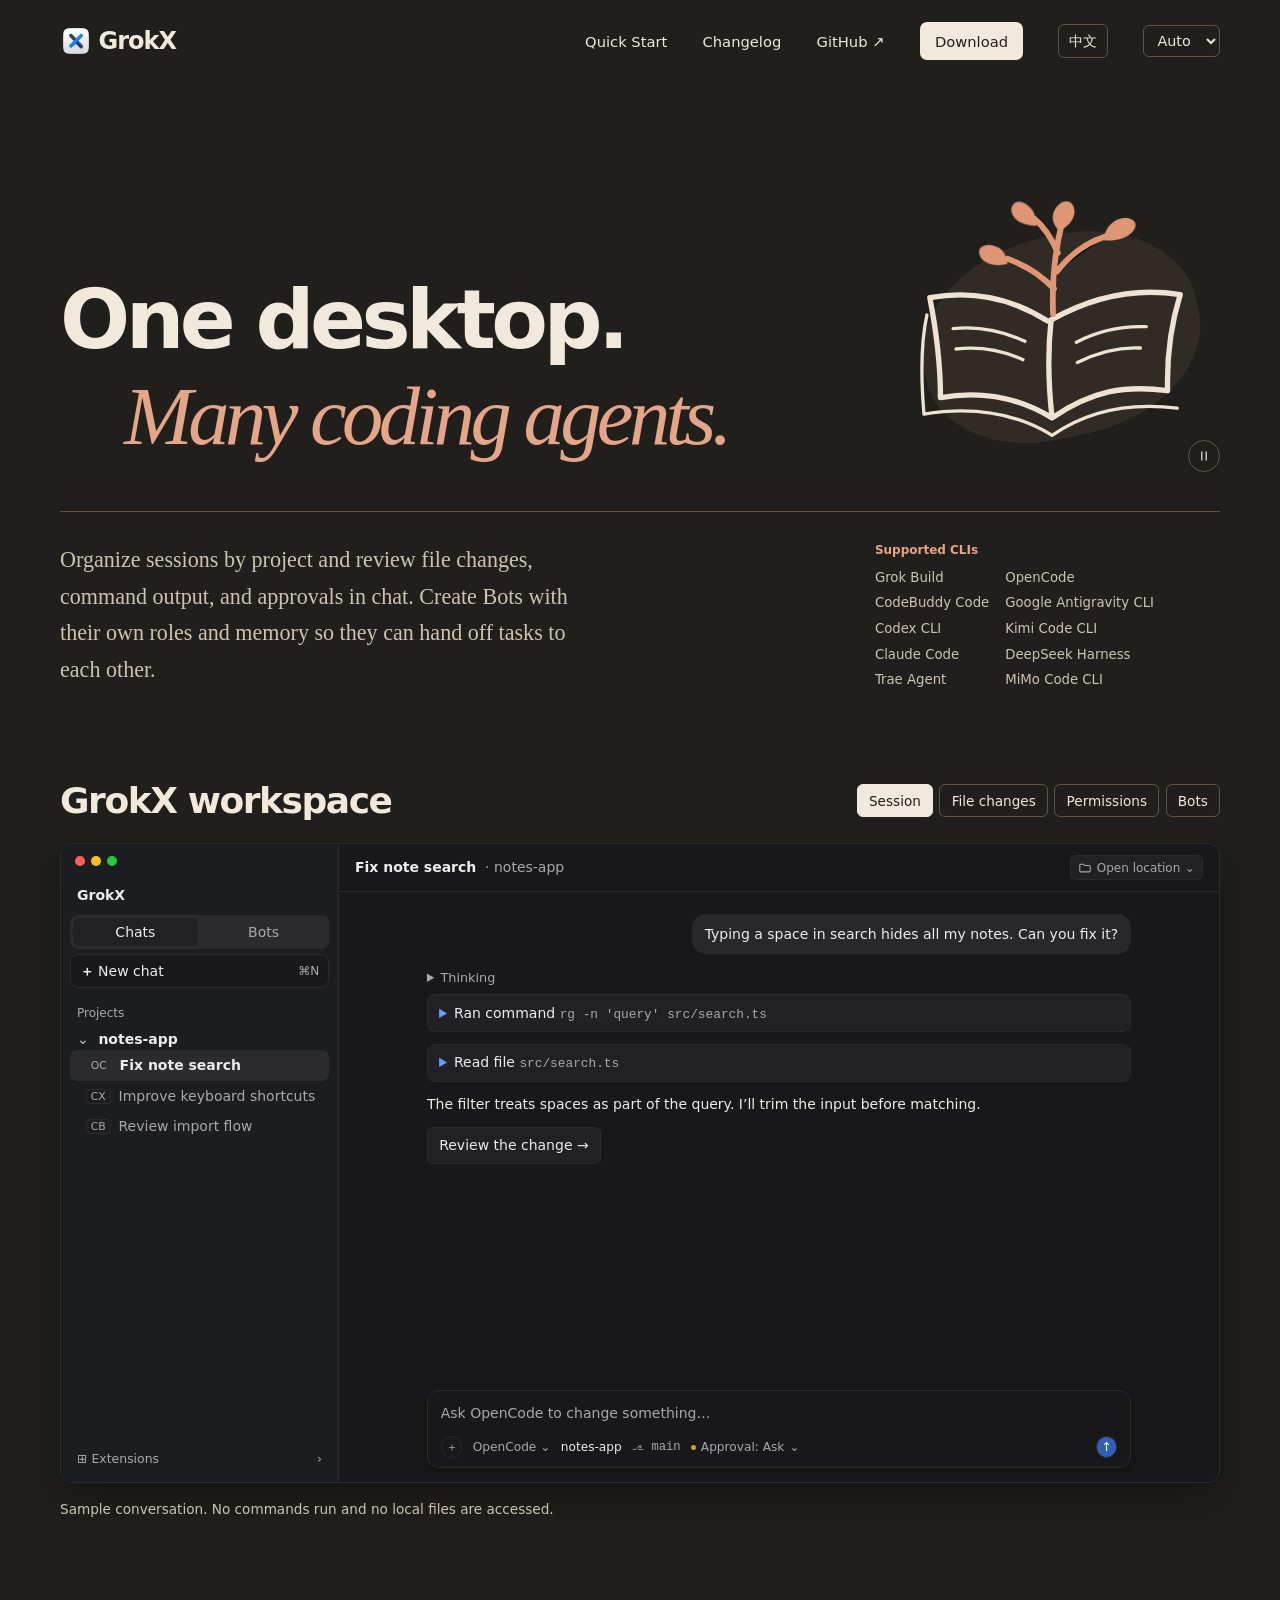
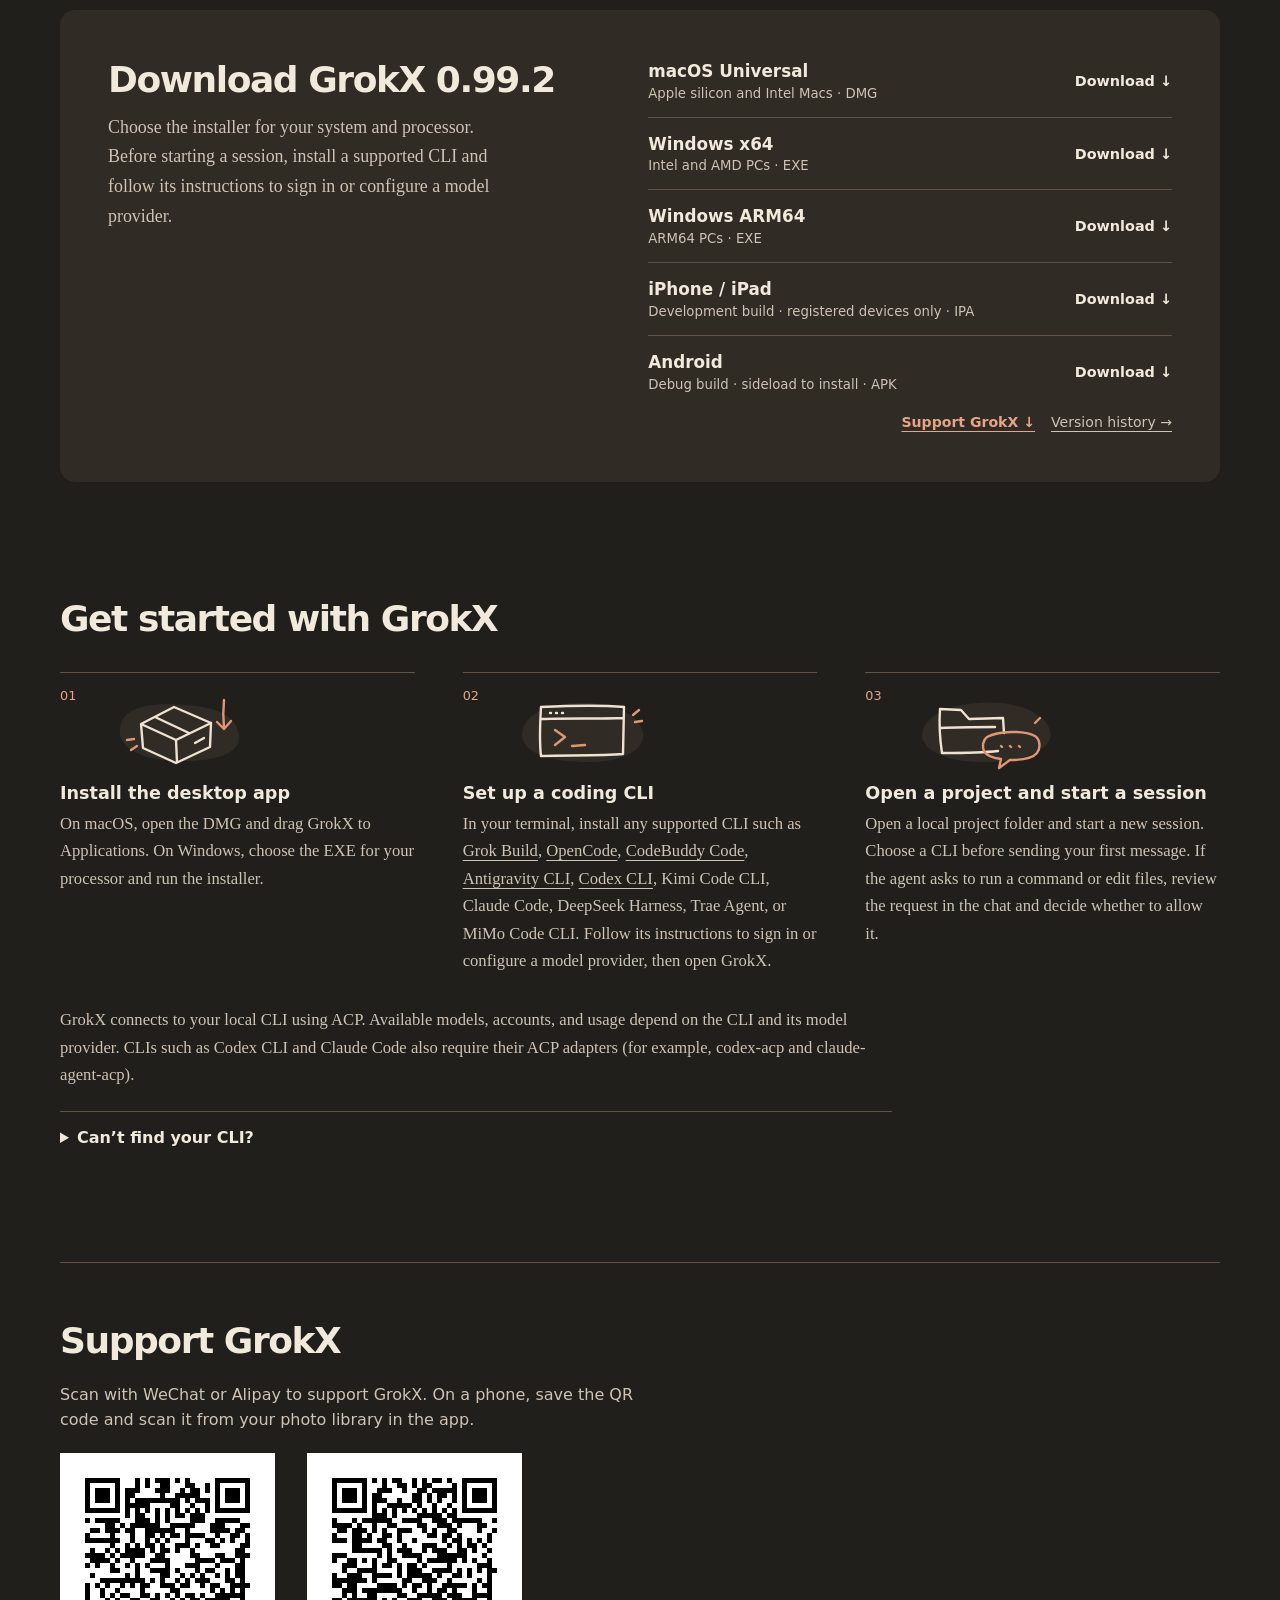
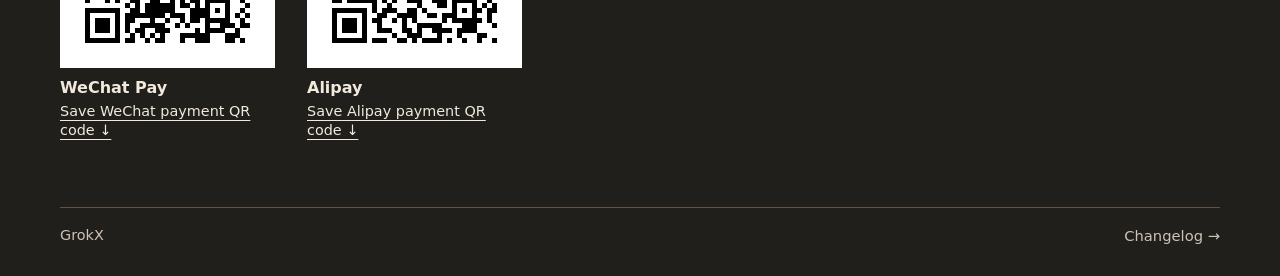
<file: index.html>
<!doctype html>
<html lang="zh-CN">
<head>
<meta charset="utf-8">
<meta name="viewport" content="width=device-width, initial-scale=1">
<meta name="description" content="下载 GrokX，了解如何安装 CLI、打开项目并开始会话。" data-en-content="Download GrokX and learn how to install a CLI, open a project, and start a session.">
<link rel="icon" href="grokx-icon.png">
<link rel="preload" href="fonts/wenkai-tc-heading.woff2" as="font" type="font/woff2" crossorigin>

<title data-en="GrokX · Downloads and Quick Start">GrokX · 下载与使用指南</title>
<script src="preferences.js"></script>
<link rel="stylesheet" href="site.css">
<!-- The workspace markup and stylesheet must update together. -->
<link rel="stylesheet" href="preview.4d5db978c42a.css">
<script src="preview.3f9834905d82.js" defer></script>
<style>
/* LXGW WenKai TC Light from Google Fonts, subset to the homepage heading. See fonts/OFL-LXGW-WenKai-TC.txt. */
@font-face{font-family:"GrokX WenKai";src:url("fonts/wenkai-tc-heading.woff2") format("woff2");font-style:normal;font-weight:300;font-display:swap}
.hero{padding:clamp(3.75rem,8vw,7rem) 0 clamp(3.5rem,7vw,6rem)}
.hero-composition{display:grid;grid-template-columns:minmax(0,2.25fr) minmax(0,1fr);align-items:end;gap:clamp(1rem,3vw,2.5rem);padding-bottom:clamp(1.8rem,4vw,3.25rem)}
.hero h1{position:relative;z-index:1;margin:0;font-size:clamp(3rem,7.35vw,6.3rem);letter-spacing:-.055em;line-height:1.04;font-weight:760}
.hero-line,.hero-accent{display:block;width:fit-content;max-width:100%}
.hero-ink{display:block}
@media(prefers-reduced-motion:no-preference){
  .typing-rest{visibility:hidden}
  .typing-cursor{position:relative}
  .typing-cursor::after{content:"";position:absolute;inset-inline-start:.035em;inset-block-end:.1em;width:2px;height:.78em;background:currentColor}
}
.hero-accent{padding-inline-start:clamp(1rem,5vw,4.1rem);margin-top:.13em;font-weight:650;letter-spacing:-.04em;color:var(--step)}
html[lang="zh-CN"] .hero h1{font-family:"GrokX WenKai","Kaiti SC",KaiTi,var(--serif);font-weight:300;font-synthesis:none;letter-spacing:-.02em;line-height:1.1}
html[lang="zh-CN"] .hero-accent{font-weight:inherit;letter-spacing:inherit}
html[lang="en"] .hero h1{font-size:clamp(2.65rem,6.45vw,5.55rem)}
html[lang="en"] .hero-accent{font-family:var(--serif);font-style:italic;font-weight:400;letter-spacing:inherit}
.hero-art{position:relative;isolation:isolate;align-self:end;margin:0 0 -.75rem;max-width:330px;width:100%;justify-self:end}
.hero-art::before{content:"";position:absolute;z-index:-1;inset:18% 6% 12% 9%;background:var(--sand);border-radius:52% 45% 48% 42%;transform:rotate(-12deg)}
.art{display:block;width:100%;overflow:visible}
.hero-motion{position:absolute;inset-inline-end:0;inset-block-end:0;width:32px;height:32px;padding:7px;border:1px solid var(--line);border-radius:50%;background:var(--paper);color:var(--soft);cursor:pointer}
.hero-motion:hover{color:var(--ink);background:var(--sand)}
.hero-motion:focus-visible{outline:2px solid var(--focus);outline-offset:3px}
.hero-motion svg{display:block;width:100%;height:100%}
.hero-motion[aria-pressed="true"] .motion-play,.hero-motion[aria-pressed="false"] .motion-pause{display:none}
.hero-notes{display:grid;grid-template-columns:minmax(0,2.25fr) minmax(0,1fr);gap:clamp(1rem,3vw,2.5rem);align-items:start;border-top:1px solid var(--line);padding-top:clamp(1.2rem,2.5vw,1.9rem)}
.lead,.panel-intro p,.steps p,.note{font-family:var(--serif);color:var(--soft);line-height:1.65}
.lead{font-size:clamp(1.13rem,1.85vw,1.38rem);margin:0;max-width:34rem}
.hero-tools{font-size:.83rem;color:var(--soft);line-height:1.45}
.hero-tools p{margin:0 0 .5rem;font-size:.75rem;font-weight:650;color:var(--step)}
.hero-tools ul{display:grid;grid-template-columns:auto minmax(0,1fr);gap:.4rem 1rem}
.hero-tools li{border:0}
.downloads{display:grid;grid-template-columns:minmax(0,1fr) minmax(0,1.13fr);gap:clamp(2rem,6vw,6rem);background:var(--sand);border-radius:15px;padding:clamp(1.65rem,4vw,3rem)}
.panel-intro{display:flex;flex-direction:column;align-items:flex-start}
h2{font-size:clamp(1.65rem,3vw,2.25rem);letter-spacing:-.04em;line-height:1.2;margin:0}
.panel-intro p{font-size:1.12rem;max-width:25rem;margin:.75rem 0 1.5rem}
#download-fallback{margin:.25rem 0 .75rem;line-height:1.55}
.history{color:var(--soft);font-size:.88rem;line-height:1.6}
.history{display:flex;justify-content:flex-end;flex-wrap:wrap;gap:.6rem 1rem;margin:1rem 0 0}
.support-link{color:var(--step);font-weight:650}
.troubleshooting{max-width:52rem;margin-top:1.4rem;padding-top:1rem;border-top:1px solid var(--line)}
.troubleshooting summary{cursor:pointer;font-weight:600}
.troubleshooting p{font-family:var(--serif);color:var(--soft);line-height:1.65}
ul{list-style:none;margin:0;padding:0}
li+li{border-top:1px solid var(--line)}
.download{display:grid;grid-template-columns:minmax(0,1fr) auto;align-items:center;gap:.3rem 1rem;padding:1rem 0;text-decoration:none}
li:first-child .download{padding-top:.2rem}
li:last-child .download{padding-bottom:.2rem}
.download strong{font-size:1.05rem;font-weight:650}
.download:hover strong{text-decoration:underline}
.detail{grid-row:2;color:var(--soft);font-size:.83rem}
.action{grid-column:2;grid-row:1 / 3;font-size:.9rem;font-weight:650;white-space:nowrap}
.guide{padding:clamp(3.75rem,9vw,7.5rem) 0}
.support{border-top:1px solid var(--line);padding:clamp(2rem,5vw,3.5rem) 0 clamp(2.3rem,5vw,4rem)}
.support-body{margin:1.2rem 0 .2rem}
.support-body p{max-width:38rem;margin:0 0 1.25rem;color:var(--soft);line-height:1.6}
.support-options{display:grid;grid-template-columns:repeat(2,minmax(0,215px));gap:1.4rem 2rem}
.support-options figure{margin:0}
.support-options img{display:block;width:100%;height:auto;background:#fff}
.support-options figcaption{margin:.65rem 0 .25rem;font-weight:650}
.support-options a{font-size:.9rem}
@media(max-width:540px){.support-options{grid-template-columns:minmax(0,215px)}}
.download-dialog{width:min(34rem,calc(100% - 2rem));max-height:calc(100dvh - 2rem);overflow:auto;padding:clamp(1rem,4vw,2rem);border:1px solid var(--line);border-radius:15px;background:var(--paper);color:var(--ink)}
.download-dialog::backdrop{background:#18151099}
.download-dialog header{display:flex;align-items:flex-start;justify-content:space-between;gap:1rem}
.download-dialog h2{font-size:clamp(1.35rem,4vw,1.8rem)}
.download-dialog p{color:var(--soft);line-height:1.5;margin:.6rem 0 1rem}
.download-dialog form{margin:0}
.dialog-close{border:0;background:transparent;color:inherit;font:inherit;font-size:1.5rem;line-height:1;cursor:pointer;padding:0 .2rem .25rem}
.dialog-close:focus-visible{outline:2px solid var(--focus);outline-offset:3px}
.dialog-codes .support-options{grid-template-columns:repeat(2,minmax(0,1fr));gap:clamp(.75rem,4vw,1.25rem)}
.dialog-codes .support-options img{max-width:215px}
.dialog-codes .support-options a{font-size:.8rem;overflow-wrap:anywhere}
.dialog-actions{display:flex;justify-content:flex-end;margin-top:1.25rem}

.steps{display:grid;grid-template-columns:repeat(3,minmax(0,1fr));gap:clamp(1.4rem,4vw,3rem);margin-top:2rem}
.steps article{border-top:1px solid var(--line);padding-top:.8rem}
.step-visual{display:flex;align-items:flex-start;gap:clamp(.8rem,2vw,1.5rem);margin:.15rem 0 .65rem}
.step-sketch{display:block;width:clamp(7rem,13vw,10rem);height:auto}
.step-sketch .wash{fill:var(--sand)}
.step-sketch .ink,.step-sketch .accent{fill:none;stroke:var(--illustration-ink);stroke-width:2.4;stroke-linecap:round;stroke-linejoin:round}
.step-sketch .accent{stroke:var(--clay)}
.step-no{color:var(--step);font-size:.8rem;font-variant-numeric:tabular-nums}
h3{font-size:1.1rem;margin:.65rem 0 .45rem}
.steps p,.note{margin:0;font-size:1.04rem}
.note{max-width:52rem;margin-top:2rem}
@media(max-width:850px){
  .hero-composition{grid-template-columns:minmax(0,1fr);gap:.25rem;padding-bottom:1.6rem}
  .hero h1{font-size:clamp(2.3rem,8.3vw,4.8rem)}
  html[lang="en"] .hero h1{font-size:clamp(2.25rem,7.6vw,4.4rem)}
  .hero-art{width:min(49%,220px);margin:-.3rem 0 -.35rem}
  .hero-notes{grid-template-columns:1fr;gap:1rem}
  .hero-tools ul{grid-template-columns:repeat(2,minmax(0,max-content));gap:.45rem 1.5rem}
}
@media(max-width:720px){.hero{padding:2.8rem 0 3.5rem}.downloads,.steps{grid-template-columns:1fr}.downloads{gap:1.8rem}.steps{gap:1.3rem}}
@media(max-width:370px){.hero-accent{padding-inline-start:.45rem}}
.download:focus-visible strong{text-decoration:underline}
.button:hover,.button:focus-visible{background:var(--button-hover);text-decoration:none}
.download:hover,.download:focus-visible{background:var(--row-hover);border-radius:6px}
#downloads,#guide,#support{scroll-margin-top:1.25rem}
.action [aria-hidden]{display:inline-block}
@media(prefers-reduced-motion:no-preference){
  .art .ink-lines path{stroke-dasharray:1;animation:draw-ink 920ms cubic-bezier(.3,.05,.35,1) both}
  .art .ink-lines path:nth-child(2){animation-delay:180ms}
  .art .ink-stem{stroke-dasharray:1;animation:draw-ink 920ms cubic-bezier(.3,.05,.35,1) 320ms both}
  .art-sprout{transform-box:view-box;transform-origin:49.4% 45.3%}
  .hero-art.motion-ready .art-sprout{animation:sprout-sway 6.5s ease-in-out 1.45s infinite}
  .hero-art:is(.motion-paused,.motion-offscreen) .art-sprout{animation-play-state:paused}
  .art .ink-leaves path{transform-box:fill-box;transform-origin:50% 90%;animation:settle-leaf 420ms cubic-bezier(.2,.65,.3,1) both}
  .art .ink-leaves path:nth-child(1){animation-delay:900ms}
  .art .ink-leaves path:nth-child(2){animation-delay:820ms}
  .art .ink-leaves path:nth-child(3){animation-delay:660ms}
  .art .ink-leaves path:nth-child(4){animation-delay:780ms}
  html{scroll-behavior:smooth}
  .button{transition:background-color 180ms ease,transform 180ms ease,box-shadow 180ms ease}
  .button:focus-visible{transform:translateY(-2px);box-shadow:0 5px 12px var(--shadow)}
  .download{transition:background-color 180ms ease}
  .action [aria-hidden]{transition:transform 180ms ease}
  .download:focus-visible .action [aria-hidden]{transform:translateY(3px)}
  @media(hover:hover){
    .button:hover{transform:translateY(-2px);box-shadow:0 5px 12px var(--shadow)}
    .download:hover .action [aria-hidden]{transform:translateY(3px)}
  }
  .button:active{transform:translateY(1px);box-shadow:none}
  .download:active .action [aria-hidden]{transform:translateY(5px)}
  .section-enter{animation:section-enter 440ms cubic-bezier(.2,.65,.3,1)}
  .section-enter:focus-within{animation:none}
}
@media(hover:hover) and (prefers-reduced-motion:no-preference){
  .hero-ink,.hero-art .art,.hero-art::before{transition:transform 320ms cubic-bezier(.2,.65,.3,1)}
  .hero-line:hover .hero-ink,.hero-accent:hover .hero-ink{transform:translateY(-4px)}
  .hero-art:not(.motion-paused):hover .art{transform:translateY(-5px) rotate(-2deg)}
  .hero-art:not(.motion-paused):hover::before{transform:rotate(-8deg) scale(1.035)}
}
@keyframes section-enter{from{opacity:.8;transform:translateY(10px)}to{opacity:1;transform:translateY(0)}}
@keyframes draw-ink{from{stroke-dashoffset:1}to{stroke-dashoffset:0}}
@keyframes sprout-sway{0%,100%{transform:rotate(0)}25%{transform:rotate(4deg)}72%{transform:rotate(-3deg)}}
@keyframes settle-leaf{from{opacity:0;transform:scale(.78)}to{opacity:1;transform:scale(1)}}
</style>
</head>
<body>
<nav class="shell" aria-label="主导航" data-en-label="Main navigation">
  <span class="wordmark"><img src="grokx-icon.png" width="32" height="32" alt="">GrokX</span>
  <div><a href="#guide" data-en="Quick Start">使用指南</a><a href="changelog.html" data-en="Changelog">更新记录</a><a href="https://github.com/onedou/grokx-releases">GitHub ↗</a><a class="button" href="#downloads" data-en="Download">下载</a><button class="language-toggle" type="button" hidden></button>
    <select class="theme-select" aria-label="显示主题" data-en-label="Color theme" hidden>
      <option value="auto" data-en="Auto">自动</option>
      <option value="light" data-en="Light">亮色</option>
      <option value="dark" data-en="Dark">暗色</option>
    </select>
  </div>
</nav>
<main class="shell">
  <header class="hero">
    <div class="hero-composition">
      <h1><span class="hero-line"><span class="hero-ink" data-en="One desktop.">一个桌面，</span></span> <span class="hero-accent"><span class="hero-ink" data-en="Many coding agents.">多种编程助手。</span></span></h1>
      <div class="hero-art">
        <svg class="art" viewBox="0 0 340 296" aria-hidden="true">
          <g class="ink-lines" fill="none" stroke-linecap="round" stroke-linejoin="round">
            <path pathLength="1" d="M162 141c-36-23-75-32-121-24 6 31 11 67 11 103 41-7 79-1 115 21 41-28 75-34 119-28-1-37 4-70 13-99-49-8-92 3-133 26-4 36-3 66 1 101" stroke="var(--illustration-ink)" stroke-width="5.5"/>
            <path pathLength="1" d="M65 149c26-3 50 2 74 13m-71 8c26-3 47 1 69 11m55-18c23-12 47-17 72-16m-71 37c24-12 46-16 65-15M38 135c-7 32-6 67-3 102 44-7 90-4 132 22 36-25 81-34 129-28" stroke="var(--illustration-ink)" stroke-width="3.4"/>
          </g>
          <g class="art-sprout">
            <path class="ink-stem" stroke-linecap="round" stroke-linejoin="round" pathLength="1" d="M168 134c-1-28 1-61 9-93m-8 67c-14-15-29-24-48-31m51 13c15-19 31-30 50-36m-49 17c-6-14-13-26-24-35" stroke="var(--clay)" stroke-width="6"/>
            <g class="ink-leaves" fill="var(--clay)">
              <path d="M174 48c-9-9-8-20 0-27 7-6 15-3 16 6 1 9-7 18-16 21z"/>
              <path d="M151 43c-15 0-26-7-26-17 1-9 10-10 17-4 7 5 8 12 9 21z"/>
              <path d="M121 82c-12 4-27 0-29-10-2-8 8-11 16-8 8 2 12 9 13 18z"/>
              <path d="M220 58c1-14 12-24 24-23 10 1 12 9 4 16-7 6-16 8-28 7z"/>
            </g>
          </g>
        </svg>
        <button type="button" class="hero-motion" aria-pressed="true" aria-label="插画动画" data-en-label="Illustration animation" hidden>
          <svg viewBox="0 0 18 18" fill="none" stroke="currentColor" stroke-width="1.6" stroke-linecap="round" stroke-linejoin="round" aria-hidden="true">
            <path class="motion-pause" d="M6.5 4.5v9m5-9v9"/>
            <path class="motion-play" d="m6 4 7 5-7 5z"/>
          </svg>
        </button>
      </div>
    </div>
    <div class="hero-notes">
      <p class="lead" data-en="Organize sessions by project and review file changes, command output, and approvals in chat. Create Bots with their own roles and memory so they can hand off tasks to each other.">用 GrokX 按项目管理会话，在聊天中查看文件改动、命令输出和权限请求。也可以创建各有分工和记忆的 Bot，让它们互相交接任务。</p>
      <div class="hero-tools">
        <p data-en="Supported CLIs">支持的 CLI</p>
        <ul>
          <li>Grok Build</li><li>OpenCode</li>
          <li>CodeBuddy Code</li><li>Google Antigravity CLI</li>
          <li>Codex CLI</li><li>Kimi Code CLI</li>
          <li>Claude Code</li><li>DeepSeek Harness</li>
          <li>Trae Agent</li><li>MiMo Code CLI</li>
        </ul>
      </div>
    </div>
  </header>
  <section id="preview" aria-labelledby="preview-title">
    <div class="preview-heading">
      <div>
        <h2 id="preview-title" data-en="GrokX workspace">GrokX 工作区</h2>
      </div>
      <div class="preview-switcher" role="group" aria-label="会话视图" data-en-label="Session views" hidden>
        <button type="button" data-preview-scene="chat" aria-controls="preview-chat" aria-pressed="true" data-en="Session">项目会话</button>
        <button type="button" data-preview-scene="diff" aria-controls="preview-diff" aria-pressed="false" data-en="File changes">文件改动</button>
        <button type="button" data-preview-scene="approval" aria-controls="preview-approval" aria-pressed="false" data-en="Permissions">权限审批</button>
        <button type="button" data-preview-scene="bots" aria-controls="preview-bots" aria-pressed="false">Bots</button>
      </div>
    </div>
    <div class="preview-window">
      <aside class="preview-project">
        <span class="preview-lights" aria-hidden="true"><i></i><i></i><i></i></span>
        <strong class="preview-brand">GrokX</strong>
        <div class="preview-sidebar-controls">
          <div class="preview-mode" hidden>
            <button type="button" data-preview-mode="chat" aria-pressed="true" data-en="Chats">对话</button>
            <button type="button" data-preview-mode="bots" aria-pressed="false">Bots</button>
          </div>
          <div class="preview-new" aria-hidden="true"><span><b>＋</b> <span data-en="New chat">新会话</span></span><span>⌘N</span></div>
          <div class="preview-new preview-new-bot" aria-hidden="true" hidden><span><b>＋</b> <span data-en="New Bot">新建 Bot</span></span><span>⌘N</span></div>
        </div>
        <div class="preview-project-chat">
          <p class="preview-side-label" data-en="Projects">项目</p>
          <strong class="preview-project-name"><span aria-hidden="true">⌄</span> notes-app</strong>
          <ul class="preview-sessions" aria-label="项目会话" data-en-label="Project sessions">
            <li class="preview-session is-current"><span class="preview-agent">OC</span><strong data-en="Fix note search">修复笔记搜索</strong></li>
            <li class="preview-session"><span class="preview-agent">CX</span><span data-en="Improve keyboard shortcuts">优化快捷键</span></li>
            <li class="preview-session"><span class="preview-agent">CB</span><span data-en="Review import flow">检查导入流程</span></li>
          </ul>
        </div>
        <ul class="preview-bot-list" aria-label="Bot 列表" data-en-label="Bots" hidden>
          <li><button type="button" data-preview-bot="assistant" aria-pressed="true"><span class="preview-bot-avatar is-assistant" aria-hidden="true"><i></i><i></i></span><span><strong data-en="Assistant">助理</strong><small data-en="Development assistant">研发助理</small></span></button></li>
          <li><button type="button" data-preview-bot="designer" aria-pressed="false"><span class="preview-bot-avatar is-designer" aria-hidden="true"><i></i><i></i></span><span><strong data-en="Designer">设计师</strong><small data-en="Interface designer">界面设计师</small></span></button></li>
          <li><button type="button" data-preview-bot="engineer" aria-pressed="false"><span class="preview-bot-avatar is-engineer" aria-hidden="true"><i></i><i></i></span><span><strong data-en="Engineer">程序员</strong><small data-en="Software engineer">开发工程师</small></span></button></li>
        </ul>
        <div class="preview-side-footer" aria-hidden="true"><span>⊞ <span data-en="Extensions">扩展中心</span></span><span>›</span></div>
      </aside>
      <div class="preview-body">
        <div class="preview-chrome">
          <strong data-en="Fix note search">修复笔记搜索</strong>
          <span class="preview-path">· notes-app</span>
          <span class="preview-location" aria-hidden="true"><svg viewBox="0 0 20 20" fill="none" stroke="currentColor" stroke-width="1.5"><path d="M2.5 6a1.5 1.5 0 0 1 1.5-1.5h4l2 2h6A1.5 1.5 0 0 1 17.5 8v6a1.5 1.5 0 0 1-1.5 1.5H4A1.5 1.5 0 0 1 2.5 14z"/></svg><span data-en="Open location">打开位置</span> ⌄</span>
        </div>
        <div class="preview-bot-header" hidden>
          <div class="preview-bot-header-row">
            <div class="preview-bot-profile" data-bot-profile="assistant">
              <span class="preview-bot-avatar is-assistant" aria-hidden="true"><i></i><i></i></span><div><strong data-en="Assistant">助理</strong><small data-en="Development assistant">研发助理</small></div>
            </div>
            <div class="preview-bot-profile" data-bot-profile="designer" hidden>
              <span class="preview-bot-avatar is-designer" aria-hidden="true"><i></i><i></i></span><div><strong data-en="Designer">设计师</strong><small data-en="Interface designer">界面设计师</small></div>
            </div>
            <div class="preview-bot-profile" data-bot-profile="engineer" hidden>
              <span class="preview-bot-avatar is-engineer" aria-hidden="true"><i></i><i></i></span><div><strong data-en="Engineer">程序员</strong><small data-en="Software engineer">开发工程师</small></div>
            </div>
            <span class="preview-idle" data-en="Idle">空闲</span>
          </div>
          <div class="preview-bot-tabs" role="group" aria-label="Bot 视图" data-en-label="Bot views">
            <button type="button" data-preview-bot-view="conversation" aria-pressed="true" data-en="Chat">对话</button>
            <button type="button" data-preview-bot-view="memory" aria-pressed="false" data-en="Memory">记忆</button>
            <button type="button" data-preview-bot-view="settings" aria-pressed="false" data-en="Settings">设置</button>
          </div>
        </div>
        <div class="preview-panel" id="preview-chat" data-preview-panel="chat">
          <p class="preview-message" data-en="Typing a space in search hides all my notes. Can you fix it?">搜索框里输入空格，所有笔记就不见了。帮我修一下？</p>
          <details class="preview-thought">
            <summary data-en="Thinking">思考</summary>
            <p data-en="I’ll check how the search handles whitespace.">我先看看搜索是怎么处理空格的。</p>
          </details>
          <details class="preview-tool">
            <summary><span data-en="Ran command">已执行</span> <code>rg -n 'query' src/search.ts</code></summary>
            <pre><code>4: const needle = query.toLowerCase();</code></pre>
          </details>
          <details class="preview-tool">
            <summary><span data-en="Read file">读取文件</span> <code>src/search.ts</code></summary>
            <pre><code>const needle = query.toLowerCase();
return notes.filter(note =&gt; note.title.toLowerCase().includes(needle));</code></pre>
          </details>
          <p data-en="The filter treats spaces as part of the query. I’ll trim the input before matching.">过滤器把空格当成了关键词的一部分。我会先去掉查询词两端的空白。</p>
          <button type="button" data-preview-go="diff" data-en="Review the change →" hidden>查看改动 →</button>
        </div>
        <div class="preview-panel" id="preview-diff" data-preview-panel="diff" hidden>
          <p data-en="The tool card shows exactly which line changed. A blank query now keeps all notes visible.">工具卡片里能看到具体改了哪一行。纯空格现在会按空查询处理，保留全部笔记。</p>
          <details class="preview-tool" open>
            <summary><span data-en="Edited">已编辑</span> <code>src/search.ts</code></summary>
            <pre class="preview-diff"><code><del>− const needle = query.toLowerCase();</del><ins>+ const needle = query.trim().toLowerCase();</ins><span>  return notes.filter(note =&gt; note.title.toLowerCase().includes(needle));</span></code></pre>
          </details>
          <button type="button" data-preview-go="approval" data-en="Review the permission request →" hidden>查看权限请求 →</button>
        </div>
        <div class="preview-panel" id="preview-approval" data-preview-panel="approval" hidden>
          <p data-en="The agent wants to run the project tests. You can review the command before deciding.">助手想运行项目测试。你可以先看命令，再决定是否允许。</p>
          <div class="preview-approval">
            <div class="preview-request">
              <strong data-en="Allow this command?">允许执行这条命令吗？</strong>
              <code>pnpm test</code>
              <div class="preview-approval-actions">
                <button type="button" data-preview-decision="deny" data-en="Deny">拒绝</button>
                <button type="button" data-preview-decision="allow" data-en="Allow once">允许一次</button>
              </div>
            </div>
            <div class="preview-outcome" hidden>
              <div role="status">
                <p data-preview-result="allow" data-en="Allowed once. In this example, all 8 tests passed." hidden>已允许一次。演示中的 8 项测试全部通过。</p>
                <p data-preview-result="deny" data-en="Denied. The command was not run." hidden>已拒绝，命令未运行。</p>
              </div>
              <button type="button" data-preview-reset data-en="Reset decision">重试审批</button>
            </div>
          </div>
        </div>
        <div class="preview-panel" id="preview-bots" data-preview-panel="bots" hidden>
          <div class="preview-bot-thread" data-bot-thread="assistant">
            <div data-bot-view="conversation">
              <p class="preview-message" data-en="Summarize what still needs review for the new search field.">汇总一下新版搜索框还需要确认什么。</p>
              <div class="preview-bot-card"><span class="preview-bot-transfer" data-en="To Designer">发给设计师</span><p data-en="Please review the empty search hint for clarity.">请检查空搜索提示，看看文案是否清楚。</p></div>
              <div class="preview-bot-card"><span class="preview-bot-transfer" data-en="From Designer">来自设计师</span><p data-en="Use “Enter a keyword to search notes” and keep the current layout.">建议用「输入关键词搜索笔记」，同时保留现有布局。</p></div>
              <p data-en="Design feedback is in. The engineer can update the copy next.">已收到设计建议。接下来可以把文案交给程序员实现。</p>
            </div>
            <div class="preview-bot-info" data-bot-view="memory" hidden>
              <h3 data-en="Memory">记忆</h3>
              <p data-en="Summarize progress first, then list decisions that need a human.">先汇总进展，再列出需要人确认的事项。</p>
            </div>
            <div class="preview-bot-info" data-bot-view="settings" hidden>
              <dl><dt data-en="Role">角色</dt><dd data-en="Development assistant">研发助理</dd><dt data-en="CLI">使用的 CLI</dt><dd>Codex</dd></dl>
            </div>
          </div>
          <div class="preview-bot-thread" data-bot-thread="designer" hidden>
            <div data-bot-view="conversation">
              <p class="preview-message" data-en="Review the empty state in note search.">看看笔记搜索框的空状态提示。</p>
              <div class="preview-bot-card"><span class="preview-bot-transfer" data-en="From Assistant">来自助理</span><p data-en="Check the hint text and keep the current layout.">请检查提示文案，保留现有布局。</p></div>
              <div class="preview-bot-card"><span class="preview-bot-transfer" data-en="To Assistant">发给助理</span><p data-en="I suggest “Enter a keyword to search notes.”">建议改为「输入关键词搜索笔记」。</p></div>
              <p data-en="I’d keep the existing input styling and avoid adding more visual elements.">我会沿用现有的输入框样式，避免引入额外视觉元素。</p>
            </div>
            <div class="preview-bot-info" data-bot-view="memory" hidden>
              <h3 data-en="Memory">记忆</h3>
              <p data-en="Reuse existing components and specify empty and error states.">优先使用现有组件，写清空状态和错误状态。</p>
            </div>
            <div class="preview-bot-info" data-bot-view="settings" hidden>
              <dl><dt data-en="Role">角色</dt><dd data-en="Interface designer">界面设计师</dd><dt data-en="CLI">使用的 CLI</dt><dd>OpenCode</dd></dl>
            </div>
          </div>
          <div class="preview-bot-thread" data-bot-thread="engineer" hidden>
            <div data-bot-view="conversation">
              <p class="preview-message" data-en="Update the approved search hint in both languages.">把确认过的搜索提示更新到中英文资源。</p>
              <div class="preview-bot-card"><span class="preview-bot-transfer" data-en="From Assistant">来自助理</span><p data-en="The hint is approved. Please update both languages.">新提示文案已确认，请同步两种语言。</p></div>
              <div class="preview-bot-card"><span class="preview-bot-transfer" data-en="To Assistant">发给助理</span><p data-en="Both locale files are updated. Search behavior is unchanged.">已更新中英文资源，搜索逻辑没有改动。</p></div>
              <p data-en="Next, check that the hint remains readable in a narrow window.">下一步是检查提示在窄窗口下是否完整可读。</p>
            </div>
            <div class="preview-bot-info" data-bot-view="memory" hidden>
              <h3 data-en="Memory">记忆</h3>
              <p data-en="Keep changes scoped and check both languages before submitting.">改动集中在当前需求，提交前核对中英文。</p>
            </div>
            <div class="preview-bot-info" data-bot-view="settings" hidden>
              <dl><dt data-en="Role">角色</dt><dd data-en="Software engineer">开发工程师</dd><dt data-en="CLI">使用的 CLI</dt><dd>CodeBuddy</dd></dl>
            </div>
          </div>
        </div>
        <div class="preview-composer" aria-hidden="true">
          <p class="preview-composer-chat" data-en="Ask OpenCode to change something…">让 OpenCode 修改点什么…</p>
          <p class="preview-composer-bots" data-en="Send a message to the Bot…" hidden>发消息给 Bot…</p>
          <div class="preview-composer-bar">
            <span class="preview-attach">＋</span>
            <span class="preview-chat-engine">OpenCode ⌄</span>
            <span data-bot-engine="assistant" hidden>Codex ⌄</span>
            <span data-bot-engine="designer" hidden>OpenCode ⌄</span>
            <span data-bot-engine="engineer" hidden>CodeBuddy ⌄</span>
            <span class="preview-composer-project">notes-app</span>
            <code>⎇ main</code>
            <span class="preview-policy"><i></i><span data-en="Approval: Ask">审批：询问</span> ⌄</span>
            <span class="preview-send">↑</span>
          </div>
        </div>
      </div>
    </div>
    <p class="preview-caption" data-en="Sample conversation. No commands run and no local files are accessed.">示例会话，不会执行命令或访问本地文件。</p>
  </section>
  <section class="downloads" id="downloads" aria-labelledby="download-title">
    <div class="panel-intro">
      <h2 id="download-title"><span data-en="Download">下载</span> GrokX<span id="download-version"></span></h2>
      <p data-en="Choose the installer for your system and processor. Before starting a session, install a supported CLI and follow its instructions to sign in or configure a model provider.">按操作系统和处理器架构选择安装包。开始会话前，请先安装至少一个受支持的 CLI，并按其指引登录或配置模型服务。</p>
    </div>
    <div>
    <p id="download-fallback"><a href="https://github.com/onedou/grokx-releases/releases/latest" data-en="View installers on GitHub ↗">前往 GitHub 查看安装包 ↗</a></p>
    <ul id="installer-list" hidden>
      <li><a class="download" data-download-platform="macOS"><strong data-en="macOS Universal">macOS 通用版</strong><span class="detail"><span data-en="Apple silicon and Intel Macs">Apple 芯片与 Intel Mac</span> · DMG<span class="download-size"></span></span><span class="action"><span data-en="Download">下载</span> <span aria-hidden="true">↓</span></span></a></li>
      <li><a class="download" data-download-platform="windowsX64"><strong>Windows x64</strong><span class="detail"><span data-en="Intel and AMD PCs">Intel 与 AMD 电脑</span> · EXE<span class="download-size"></span></span><span class="action"><span data-en="Download">下载</span> <span aria-hidden="true">↓</span></span></a></li>
      <li><a class="download" data-download-platform="windowsArm64"><strong>Windows ARM64</strong><span class="detail"><span data-en="ARM64 PCs">ARM64 电脑</span> · EXE<span class="download-size"></span></span><span class="action"><span data-en="Download">下载</span> <span aria-hidden="true">↓</span></span></a></li>
      <li><a class="download" data-download-platform="ios"><strong>iPhone / iPad</strong><span class="detail"><span data-en="Development build · registered devices only">开发签名 · 仅限已注册设备</span> · IPA<span class="download-size"></span></span><span class="action"><span data-en="Download">下载</span> <span aria-hidden="true">↓</span></span></a></li>
      <li><a class="download" data-download-platform="android"><strong>Android</strong><span class="detail"><span data-en="Debug build · sideload to install">调试签名 · 侧载安装</span> · APK<span class="download-size"></span></span><span class="action"><span data-en="Download">下载</span> <span aria-hidden="true">↓</span></span></a></li>
    </ul>
    <p class="history"><a class="support-link" href="#support" data-en="Support GrokX ↓">支持 GrokX ↓</a><a href="changelog.html" data-en="Version history →">版本更新记录 →</a></p>
    </div>
  </section>
  <section class="guide" id="guide" aria-labelledby="guide-title">
    <h2 id="guide-title" data-en="Get started with GrokX">第一次使用 GrokX</h2>
    <div class="steps">
      <article>
        <div class="step-visual">
          <span class="step-no">01</span>
          <svg class="step-sketch" viewBox="0 0 160 84" aria-hidden="true">
            <path class="wash" d="M20 42C21 18 51 14 85 17c32 2 53 11 54 32 1 17-24 24-58 24-36 0-63-12-61-31Z"/>
            <path class="ink" d="M41 36 74 19l37 16-35 17-35-16Zm0 0 2 24 33 15 34-16 1-24M76 52l1 22M55 29l34 16m6 10 9-5"/>
            <path class="accent" d="M124 12c-1 10-1 18 0 28m-7-6 7 7 7-8M34 51l-7 1m10 6-6 4"/>
          </svg>
        </div>
        <h3 data-en="Install the desktop app">安装桌面客户端</h3><p data-en="On macOS, open the DMG and drag GrokX to Applications. On Windows, choose the EXE for your processor and run the installer.">macOS 用户打开 DMG，把 GrokX 拖入「应用程序」。Windows 用户按处理器架构选择 EXE，再运行安装程序。</p></article>
      <article>
        <div class="step-visual">
          <span class="step-no">02</span>
          <svg class="step-sketch" viewBox="0 0 160 84" aria-hidden="true">
            <path class="wash" d="M19 46C21 26 45 14 83 15c34 1 53 14 57 29 4 18-23 31-55 30-34 0-67-8-66-28Z"/>
            <path class="ink" d="M38 19c22-1 59-2 83 0l-1 47c-23 2-59 1-82 2-2-16-1-31 0-49Zm0 12c23-1 60 0 82-1M47 25h1m5 0h1m5 0h1"/>
            <path class="accent" d="m52 42 10 7-10 8m17 1 13-1m48-30 6-5m-4 12 7-1"/>
          </svg>
        </div>
        <h3 data-en="Set up a coding CLI">准备一个编程 CLI</h3><p><span data-en="In your terminal, install any supported CLI such as">在终端安装任意受支持的编程 CLI，例如</span> <a href="https://x.ai/cli">Grok Build</a><span data-en=", ">、</span><a href="https://dev.opencode.ai/v2/docs">OpenCode</a><span data-en=", ">、</span><a href="https://www.codebuddy.cn/cli/">CodeBuddy Code</a><span data-en=", ">、</span><a href="https://antigravity.google/docs/cli/overview">Antigravity CLI</a><span data-en=", ">、</span><a href="https://learn.chatgpt.com/docs/codex/cli">Codex CLI</a><span data-en=", Kimi Code CLI, Claude Code, DeepSeek Harness, Trae Agent, or MiMo Code CLI. Follow its instructions to sign in or configure a model provider, then open GrokX.">、Kimi Code CLI、Claude Code、DeepSeek Harness、Trae Agent 或 MiMo Code CLI。按所选工具的指引登录或配置模型服务，再打开 GrokX。</span></p></article>
      <article>
        <div class="step-visual">
          <span class="step-no">03</span>
          <svg class="step-sketch" viewBox="0 0 160 84" aria-hidden="true">
            <path class="wash" d="M16 48c0-18 24-31 56-33 37-3 66 9 72 27 5 18-22 30-57 32-33 2-69-7-71-26Z"/>
            <path class="ink" d="M92 63c-17 2-36 2-56 2-2-13-3-29-2-44l21 1 8 9 34-1 1 15M35 40c18-1 37-1 54-1"/>
            <path class="accent" d="M81 49c11-6 37-7 48-1 5 3 6 12 2 17-4 5-16 7-27 7l-11 8 2-9c-8-1-15-4-17-8-2-5-1-11 3-14Zm14 9 1 1m8-1 1 1m8-1 1 1m15-24 5-5"/>
          </svg>
        </div>
        <h3 data-en="Open a project and start a session">打开项目，开始会话</h3><p data-en="Open a local project folder and start a new session. Choose a CLI before sending your first message. If the agent asks to run a command or edit files, review the request in the chat and decide whether to allow it.">选择本地项目目录并新建会话。发送第一条消息前，选择要使用的 CLI。助手请求执行命令或修改文件时，可在会话中查看权限提示并决定是否允许。</p></article>
    </div>
    <p class="note" data-en="GrokX connects to your local CLI using ACP. Available models, accounts, and usage depend on the CLI and its model provider. CLIs such as Codex CLI and Claude Code also require their ACP adapters (for example, codex-acp and claude-agent-acp).">GrokX 通过 ACP 与本机 CLI 通信。模型、账号和用量由所选 CLI 及其模型服务决定。Codex CLI、Claude Code 等还需配合对应 ACP 适配器（如 codex-acp、claude-agent-acp）。</p>
    <details class="troubleshooting">
      <summary data-en="Can’t find your CLI?">找不到 CLI？</summary>
      <p><span data-en="First, check whether the command runs in your terminal. For example, try">先在终端确认对应命令能运行，例如</span> <code>grok --version</code><span data-en=". If the terminal can’t find it, check that the CLI is installed and its directory is on your PATH. After installing it or changing PATH, quit and reopen GrokX.">。如果终端也找不到命令，请检查 CLI 是否已安装，以及它的目录是否已加入系统 PATH。安装或调整 PATH 后，完全退出并重新打开 GrokX。</span></p>
      <p><span data-en="If your CLI is detected but the session asks you to sign in, authenticate in the terminal. For Grok Build, run">如果能找到 CLI，但会话提示需要登录，请在终端完成认证。例如，Grok Build 可以运行</span> <code>grok login</code><span data-en=".">。</span></p>
    </details>
  </section>
  <section class="support" id="support" aria-labelledby="support-title">
    <h2 id="support-title" data-en="Support GrokX">支持 GrokX</h2>
    <div class="support-body">
      <p data-en="Scan with WeChat or Alipay to support GrokX. On a phone, save the QR code and scan it from your photo library in the app.">用微信或支付宝扫一扫支持 GrokX。手机浏览时，可以先保存二维码，再在对应应用的扫一扫里从相册选取。</p>
      <div class="support-options">
        <figure>
          <img src="wechat-support.png" width="215" height="215" alt="" loading="lazy">
          <figcaption data-en="WeChat Pay">微信支付</figcaption>
          <a href="wechat-support.png" download data-en="Save WeChat payment QR code ↓">保存微信收款码 ↓</a>
        </figure>
        <figure>
          <img src="alipay-support.png" width="215" height="215" alt="" loading="lazy">
          <figcaption data-en="Alipay">支付宝</figcaption>
          <a href="alipay-support.png" download data-en="Save Alipay payment QR code ↓">保存支付宝收款码 ↓</a>
        </figure>
      </div>
    </div>
  </section>
</main>
<dialog class="download-dialog" aria-labelledby="download-dialog-title" aria-describedby="download-dialog-note">
  <header>
    <h2 id="download-dialog-title" data-en="Support GrokX">支持 GrokX</h2>
    <form method="dialog">
      <button class="dialog-close" aria-label="关闭" data-en-label="Close" type="submit">×</button>
    </form>
  </header>
  <p id="download-dialog-note" data-en="If GrokX helps you, you can support it with WeChat Pay or Alipay. Donations are optional.">如果 GrokX 对你有帮助，欢迎用微信或支付宝支持。捐赠完全自愿。</p>
  <div class="dialog-codes"></div>
  <div class="dialog-actions">
    <a class="button continue-download" data-en="Continue download" autofocus>继续下载</a>
  </div>
</dialog>
<footer class="shell"><span>GrokX</span><a href="changelog.html" data-en="Changelog →">更新记录 →</a></footer>
<script>
  document.addEventListener('DOMContentLoaded', () => {
    const finishTyping = typeHeroTitle();
    if (finishTyping) document.addEventListener('grokx:before-language-change', finishTyping, { once: true });
  });

  function typeHeroTitle() {
    const motion = matchMedia('(prefers-reduced-motion: no-preference)');
    if (!motion.matches) return;

    const title = document.querySelector('.hero h1');
    const lines = Array.from(title.querySelectorAll('.hero-ink'), (line) => {
      const text = line.textContent;
      const typed = document.createTextNode('');
      const rest = document.createElement('span');
      rest.className = 'typing-rest';
      rest.textContent = text;
      line.replaceChildren(typed, rest);
      line.setAttribute('aria-hidden', 'true');
      return { line, text, letters: Array.from(text), typed, rest };
    });
    title.setAttribute('aria-label', lines.map(({ text }) => text).join(' '));

    const cursor = document.createElement('span');
    cursor.className = 'typing-cursor';
    const count = lines.reduce((sum, { letters }) => sum + letters.length, 0);
    const cadence = Math.min(65, 850 / count);
    let row = 0;
    let index = 0;
    let timer;
    let finished = false;

    function finish() {
      if (finished) return;
      finished = true;
      clearTimeout(timer);
      motion.removeEventListener?.('change', finish);
      for (const { line, text } of lines) {
        line.textContent = text;
        line.removeAttribute('aria-hidden');
      }
      title.removeAttribute('aria-label');
    }

    function typeNext() {
      const { line, letters, typed, rest } = lines[row];
      if (!cursor.isConnected || cursor.parentNode !== line) rest.before(cursor);
      if (index === letters.length) {
        row++;
        index = 0;
        timer = setTimeout(row === lines.length ? finish : typeNext, 140);
        return;
      }
      typed.appendData(letters[index++]);
      rest.textContent = letters.slice(index).join('');
      timer = setTimeout(typeNext, cadence);
    }

    motion.addEventListener?.('change', finish);
    typeNext();
    return finish;
  }

  (() => {
    const repository = 'onedou/grokx-releases';
    const rawManifest = `https://raw.githubusercontent.com/${repository}/refs/heads/main/version.json`;
    const releasePage = `https://github.com/${repository}/releases/download`;
    const files = {
      macOS: (v) => `GrokX_${v}_universal.dmg`,
      windowsX64: (v) => `GrokX_${v}_x64-setup.exe`,
      windowsArm64: (v) => `GrokX_${v}_arm64-setup.exe`,
      ios: (v) => `GrokX-mobile-${v}.ipa`,
      android: (v) => `GrokX-mobile-${v}-debug.apk`,
    };
    const list = document.querySelector('#installer-list');
    const links = [...list.querySelectorAll('[data-download-platform]')];

    async function fetchJson(url) {
      const controller = new AbortController();
      const timeout = setTimeout(() => controller.abort(), 5000);
      try {
        const response = await fetch(url, { cache: 'no-store', signal: controller.signal });
        if (!response.ok) throw new Error('Release request failed');
        return await response.json();
      } finally {
        clearTimeout(timeout);
      }
    }

    async function readManifest() {
      for (const url of [rawManifest, 'version.json']) {
        try {
          const manifest = await fetchJson(url);
          if (typeof manifest?.version !== 'string' || !/^\d+\.\d+\.\d+$/.test(manifest.version)) continue;
          const version = manifest.version;
          const declared = new Map(Object.entries(manifest.downloads ?? {}).map(([platform, url]) => [platform.toLowerCase(), url]));
          const downloads = {};
          for (const [platform, fileName] of Object.entries(files)) {
            const url = declared.get(platform.toLowerCase());
            if (url === `${releasePage}/v${version}/${fileName(version)}`) downloads[platform] = url;
          }
          if (Object.keys(downloads).length) return { version, downloads };
        } catch {
          // Try the copy served by GitHub Pages, then keep the GitHub Releases link.
        }
      }
      return null;
    }

    async function loadDownloads() {
      const manifest = await readManifest();
      if (!manifest) return;
      const { version, downloads } = manifest;
      document.querySelector('#download-version').textContent = ' ' + version;
      const availableLinks = links.filter((link) => {
        const url = downloads[link.dataset.downloadPlatform];
        if (!url) {
          link.closest('li').remove();
          return false;
        }
        link.href = url;
        return true;
      });
      list.hidden = false;
      document.querySelector('#download-fallback').hidden = true;

      try {
        const release = await fetchJson(`https://api.github.com/repos/${repository}/releases/tags/v${version}`);
        if (release?.tag_name !== 'v' + version || !Array.isArray(release.assets)) return;
        for (const link of availableLinks) {
          const asset = release.assets.find(item => item.browser_download_url === link.href);
          if (Number.isFinite(asset?.size) && asset.size > 0) {
            link.querySelector('.download-size').textContent = ' · ' + (asset.size / 1_000_000).toFixed(1) + '\u00a0MB';
          }
        }
      } catch {
        // Installer links remain available when asset sizes cannot be loaded.
      }
    }

    loadDownloads();
  })();

  const downloadDialog = document.querySelector('.download-dialog');
  if (typeof downloadDialog.showModal === 'function') {
    const continueDownload = downloadDialog.querySelector('.continue-download');
    const dialogCodes = downloadDialog.querySelector('.dialog-codes');
    const supportCodes = document.querySelector('#support .support-options');

    document.querySelector('.downloads').addEventListener('click', (event) => {
      const link = event.target.closest('a.download[href]');
      if (!link || event.defaultPrevented || event.button !== 0 ||
          event.metaKey || event.ctrlKey || event.shiftKey || event.altKey) return;

      dialogCodes.replaceChildren(supportCodes.cloneNode(true));
      continueDownload.href = link.href;
      downloadDialog.showModal();
      event.preventDefault();
    });
    continueDownload.addEventListener('click', () => downloadDialog.close());
  }

  (() => {
    const illustration = document.querySelector('.hero-art');
    const toggle = illustration.querySelector('.hero-motion');
    const motion = matchMedia('(prefers-reduced-motion: no-preference)');

    function updateMotionPreference() {
      toggle.hidden = !motion.matches;
      illustration.classList.toggle('motion-ready', motion.matches);
    }

    toggle.addEventListener('click', () => {
      const paused = illustration.classList.toggle('motion-paused');
      toggle.setAttribute('aria-pressed', String(!paused));
    });
    updateMotionPreference();
    motion.addEventListener?.('change', updateMotionPreference);

    if ('IntersectionObserver' in window) {
      const observer = new IntersectionObserver(([entry]) => {
        illustration.classList.toggle('motion-offscreen', !entry.isIntersecting);
      });
      observer.observe(illustration);
    }
  })();

  if ('IntersectionObserver' in window && matchMedia('(prefers-reduced-motion: no-preference)').matches) {
    const observer = new IntersectionObserver((entries) => {
      for (const entry of entries) {
        if (!entry.isIntersecting) continue;
        observer.unobserve(entry.target);
        entry.target.classList.add('section-enter');
      }
    }, { rootMargin: '0px 0px -32px 0px' });

    for (const section of document.querySelectorAll('#downloads, #guide')) {
      observer.observe(section);
    }
  }
</script>
</body>
</html>
</file>
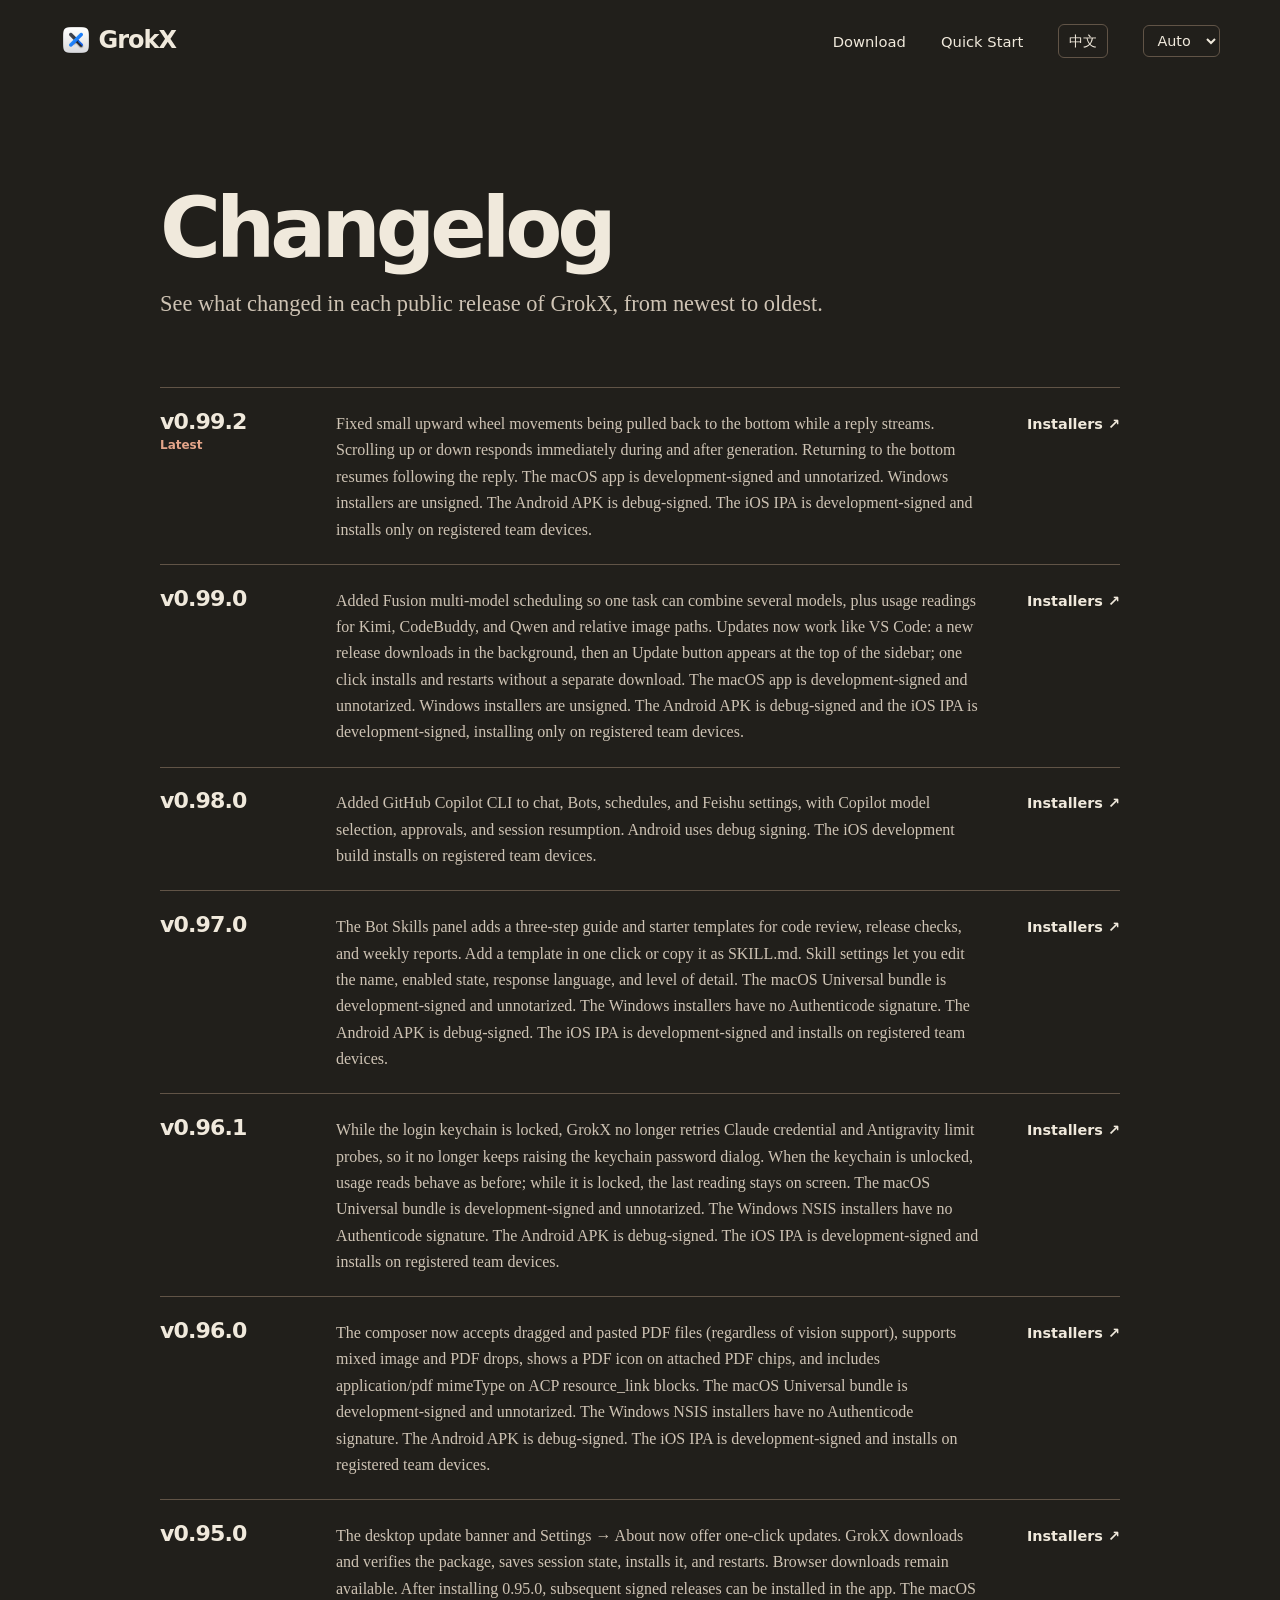
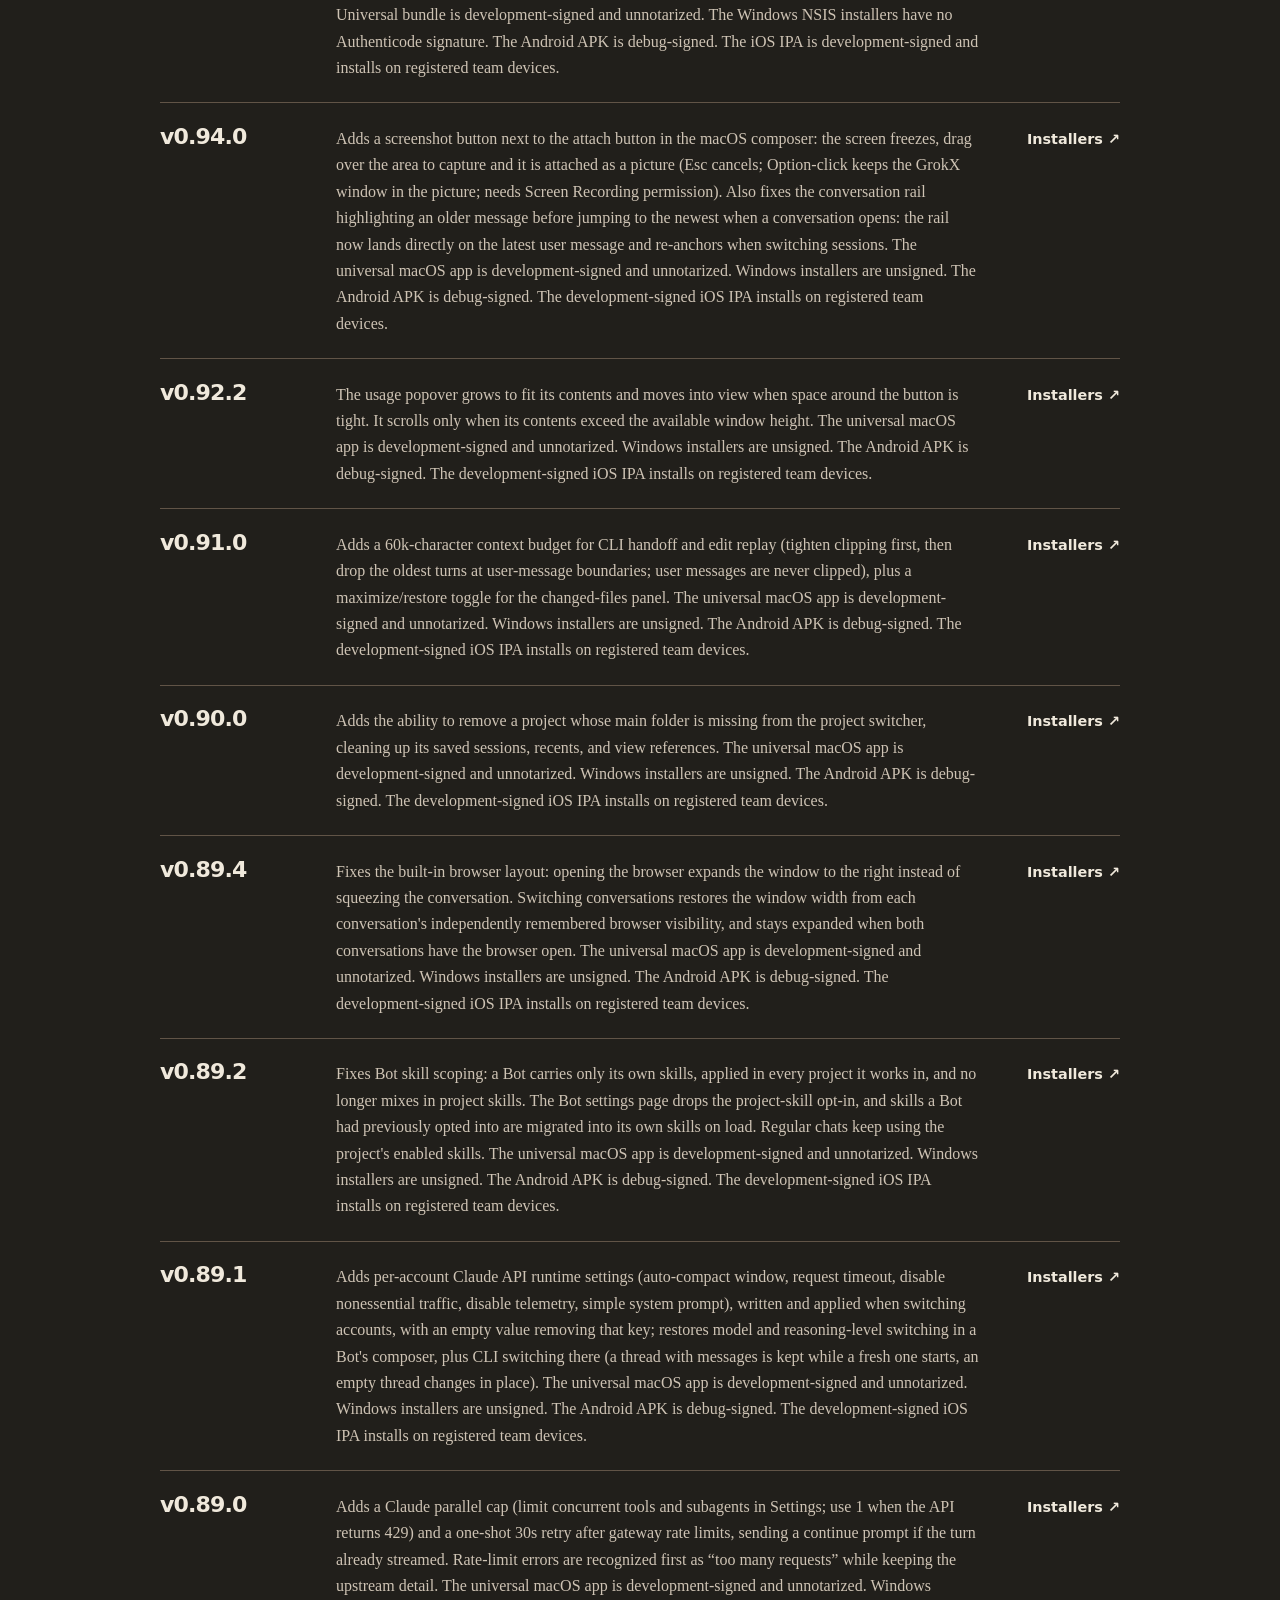
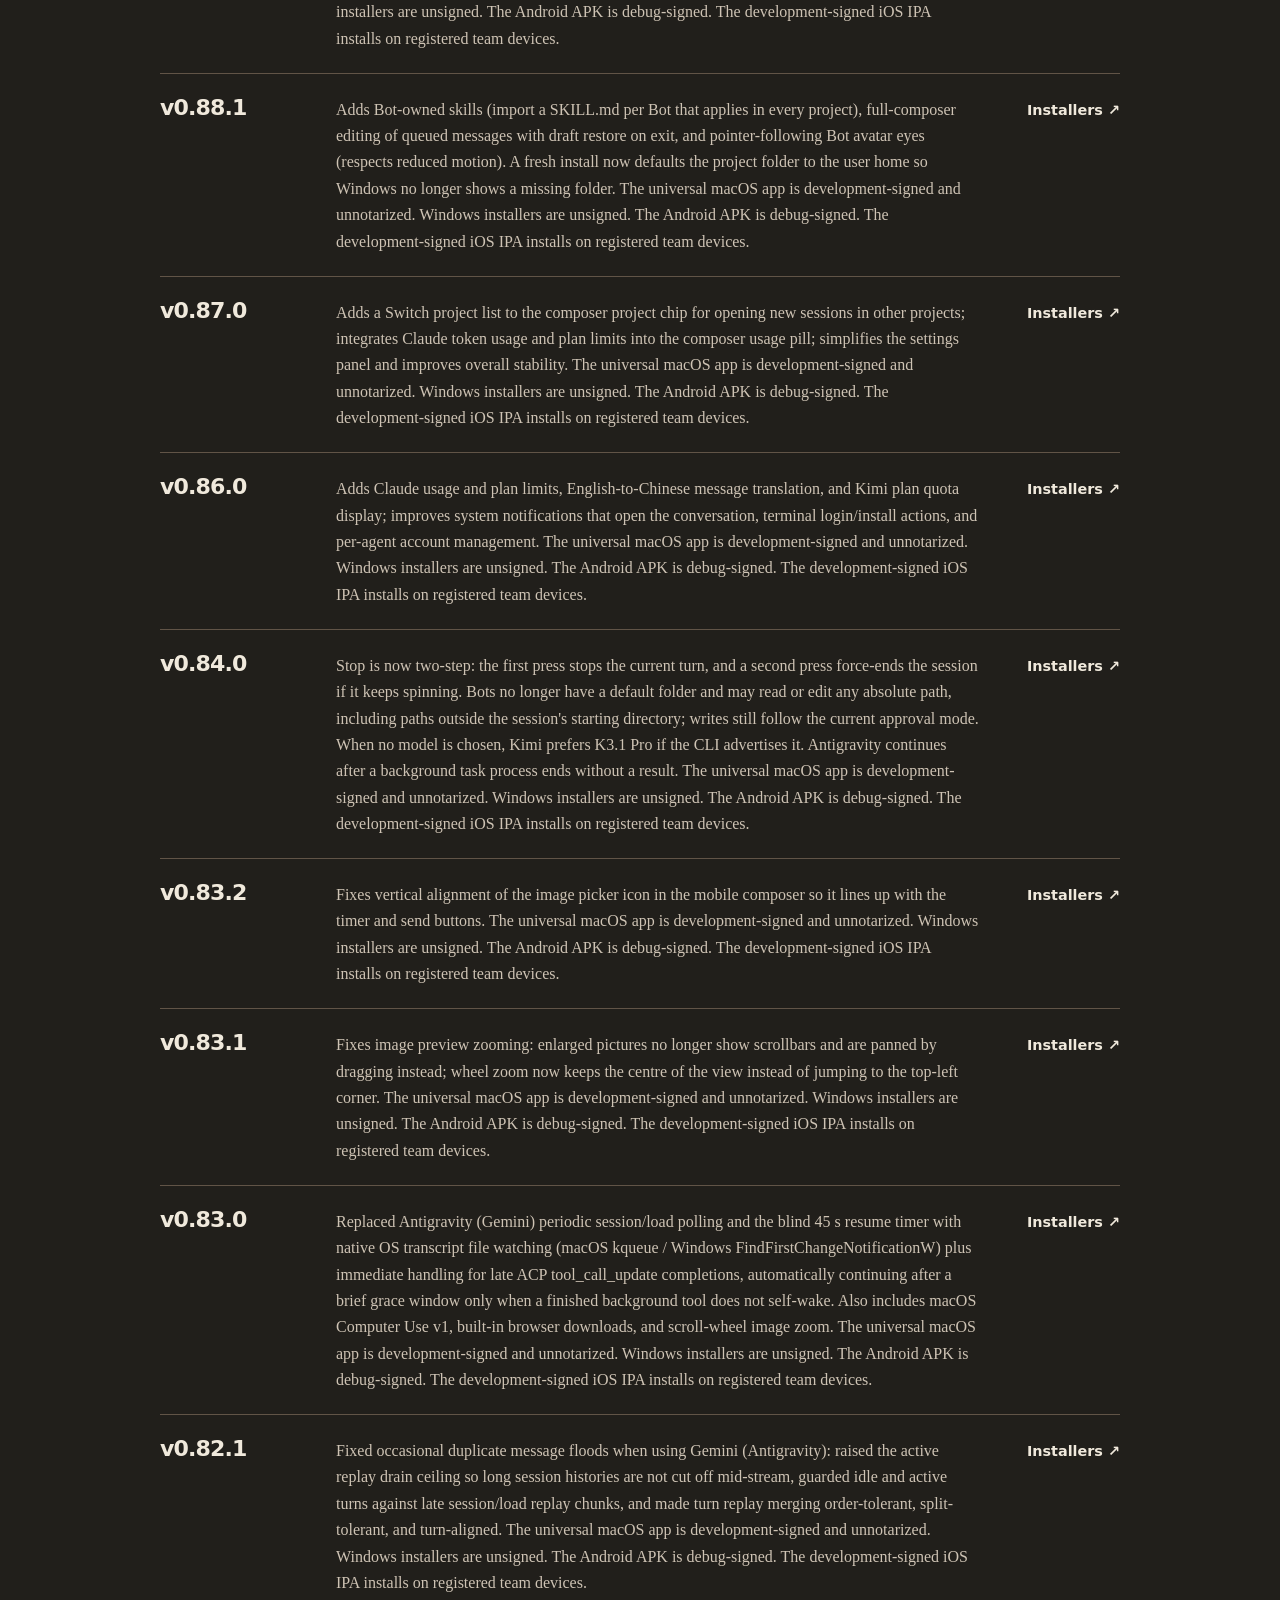
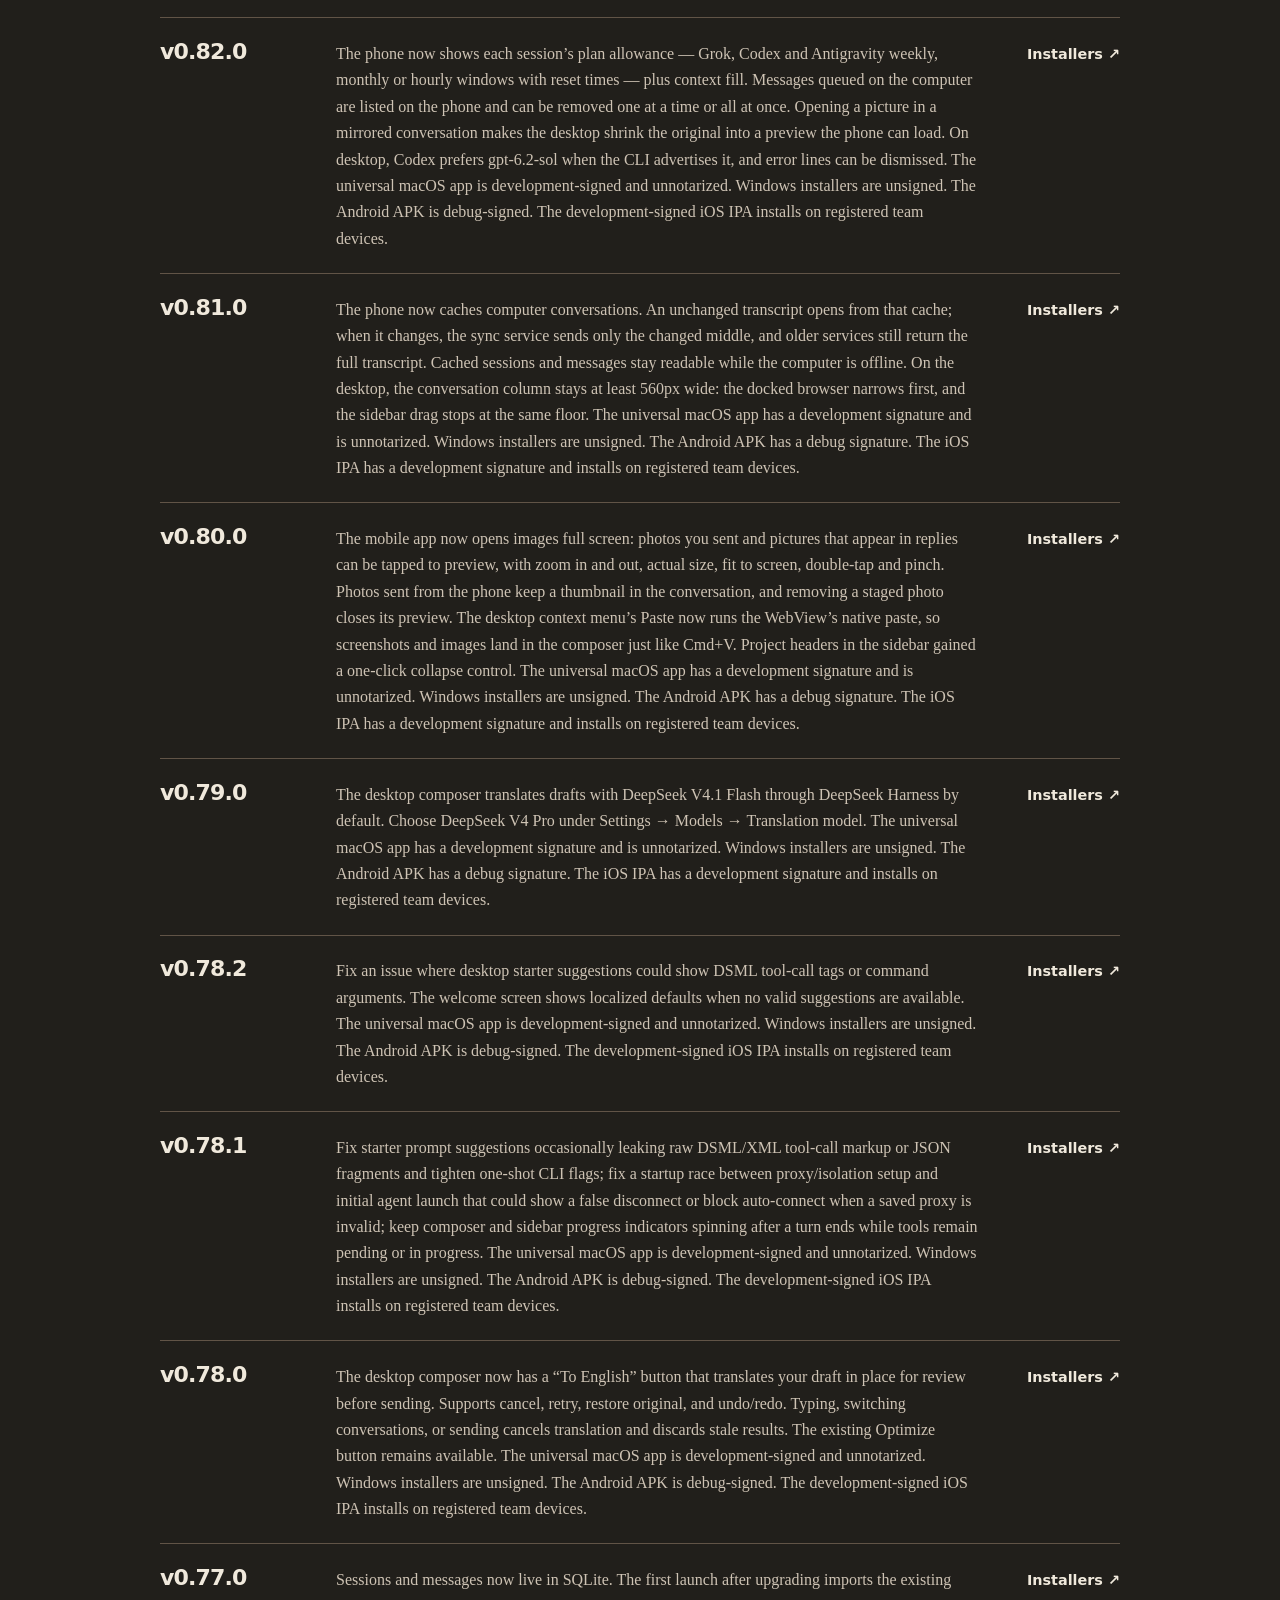
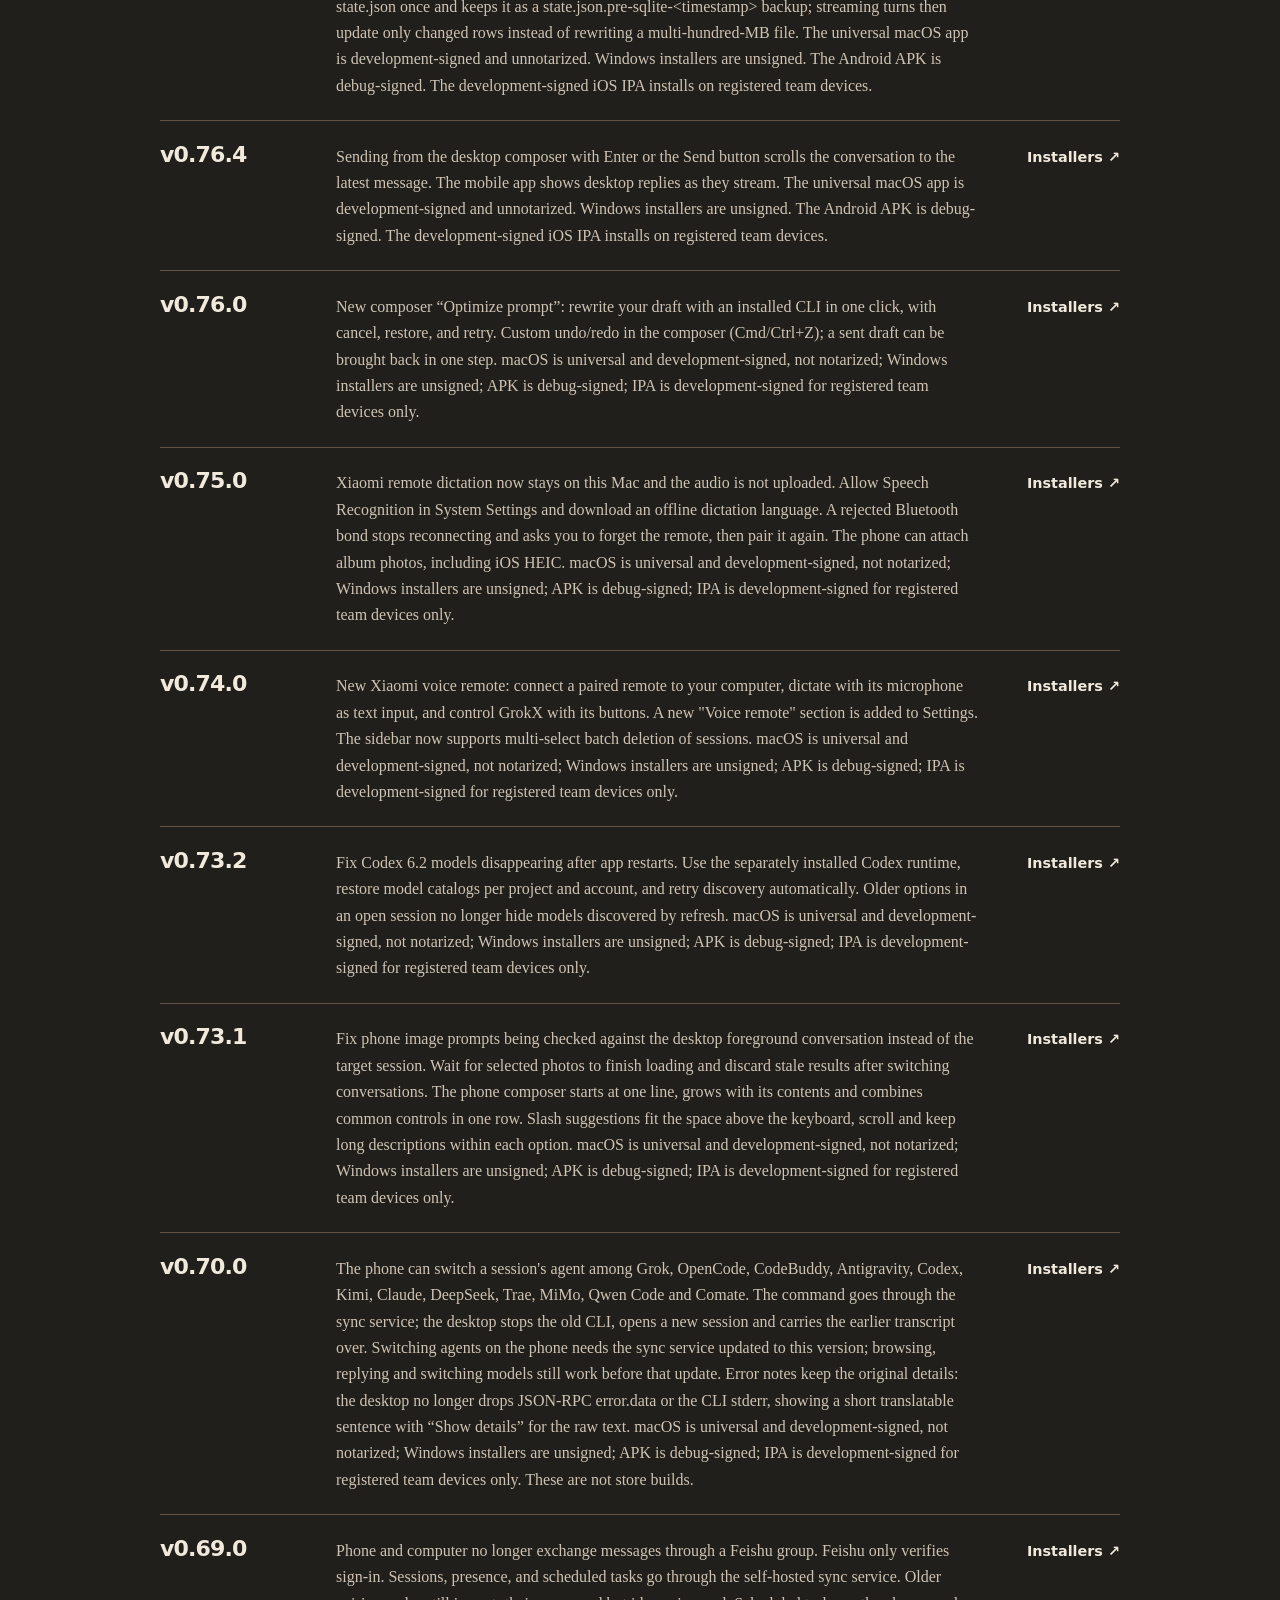
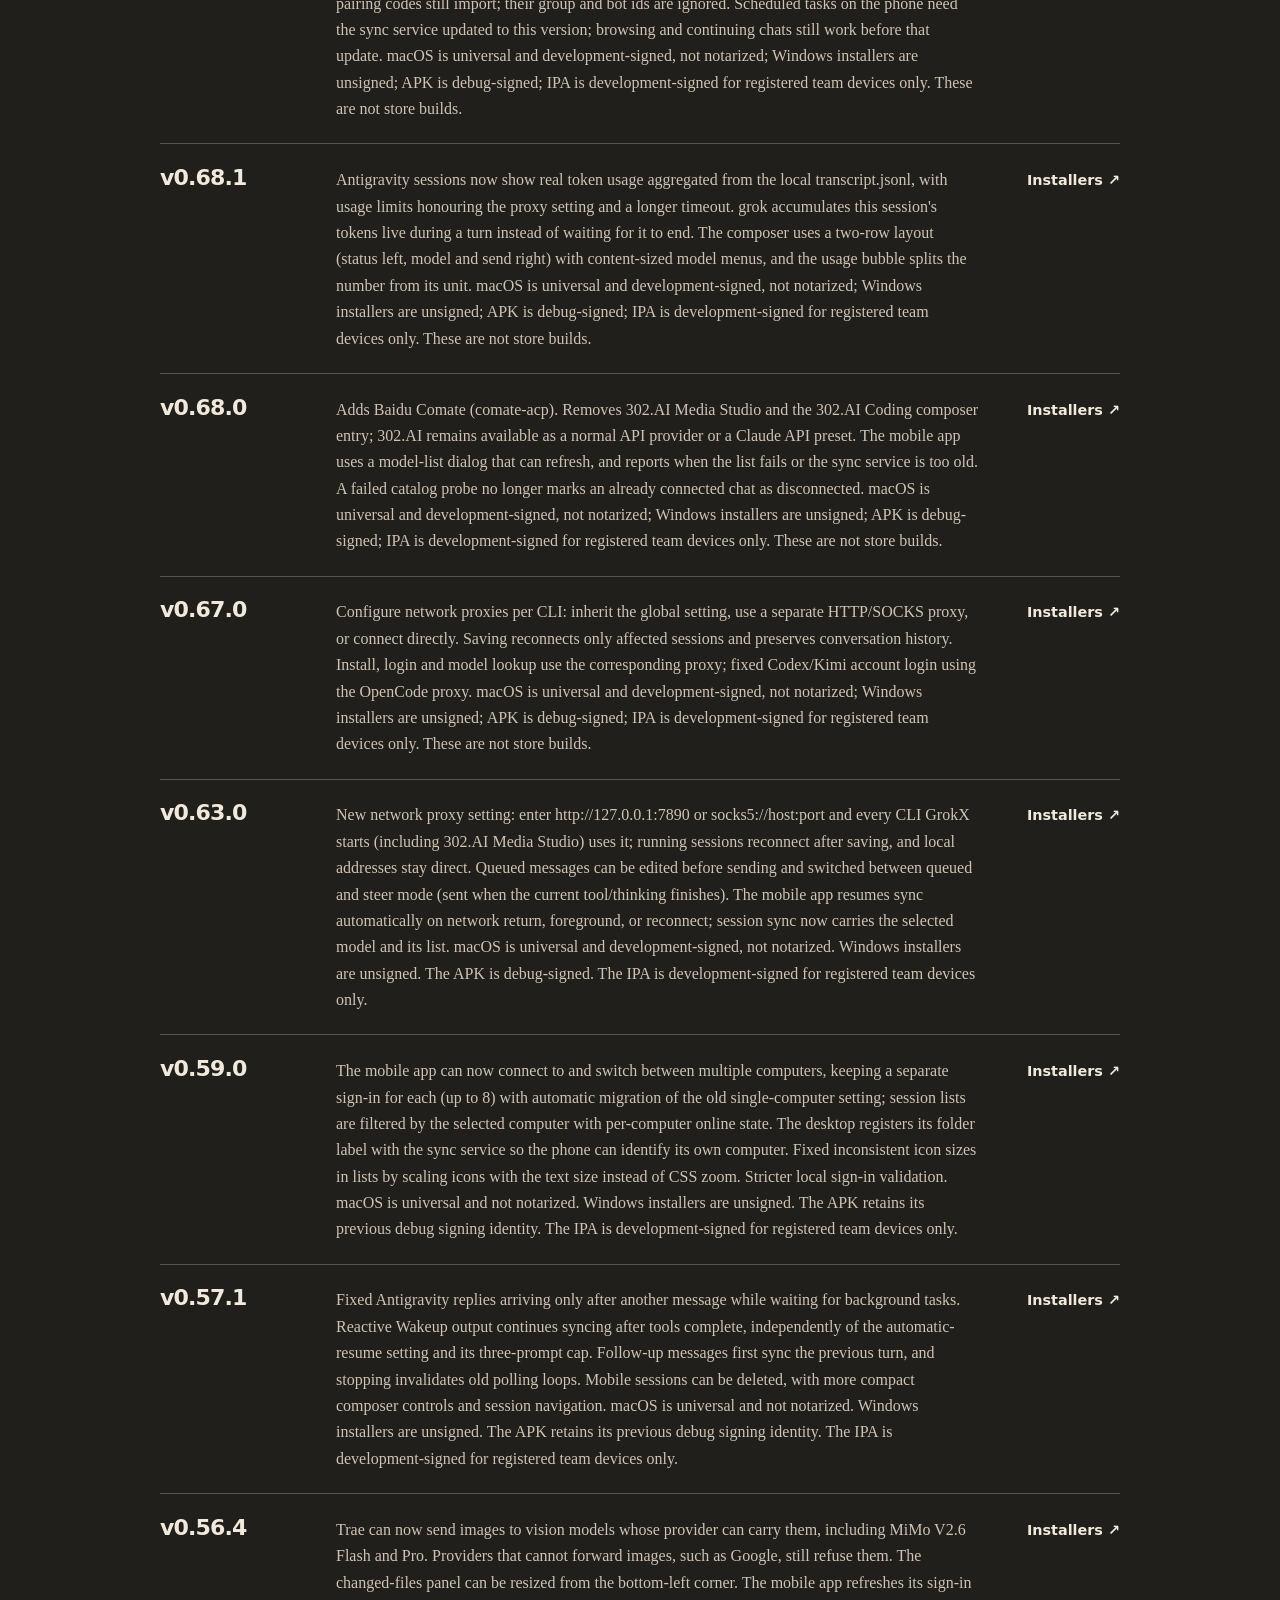
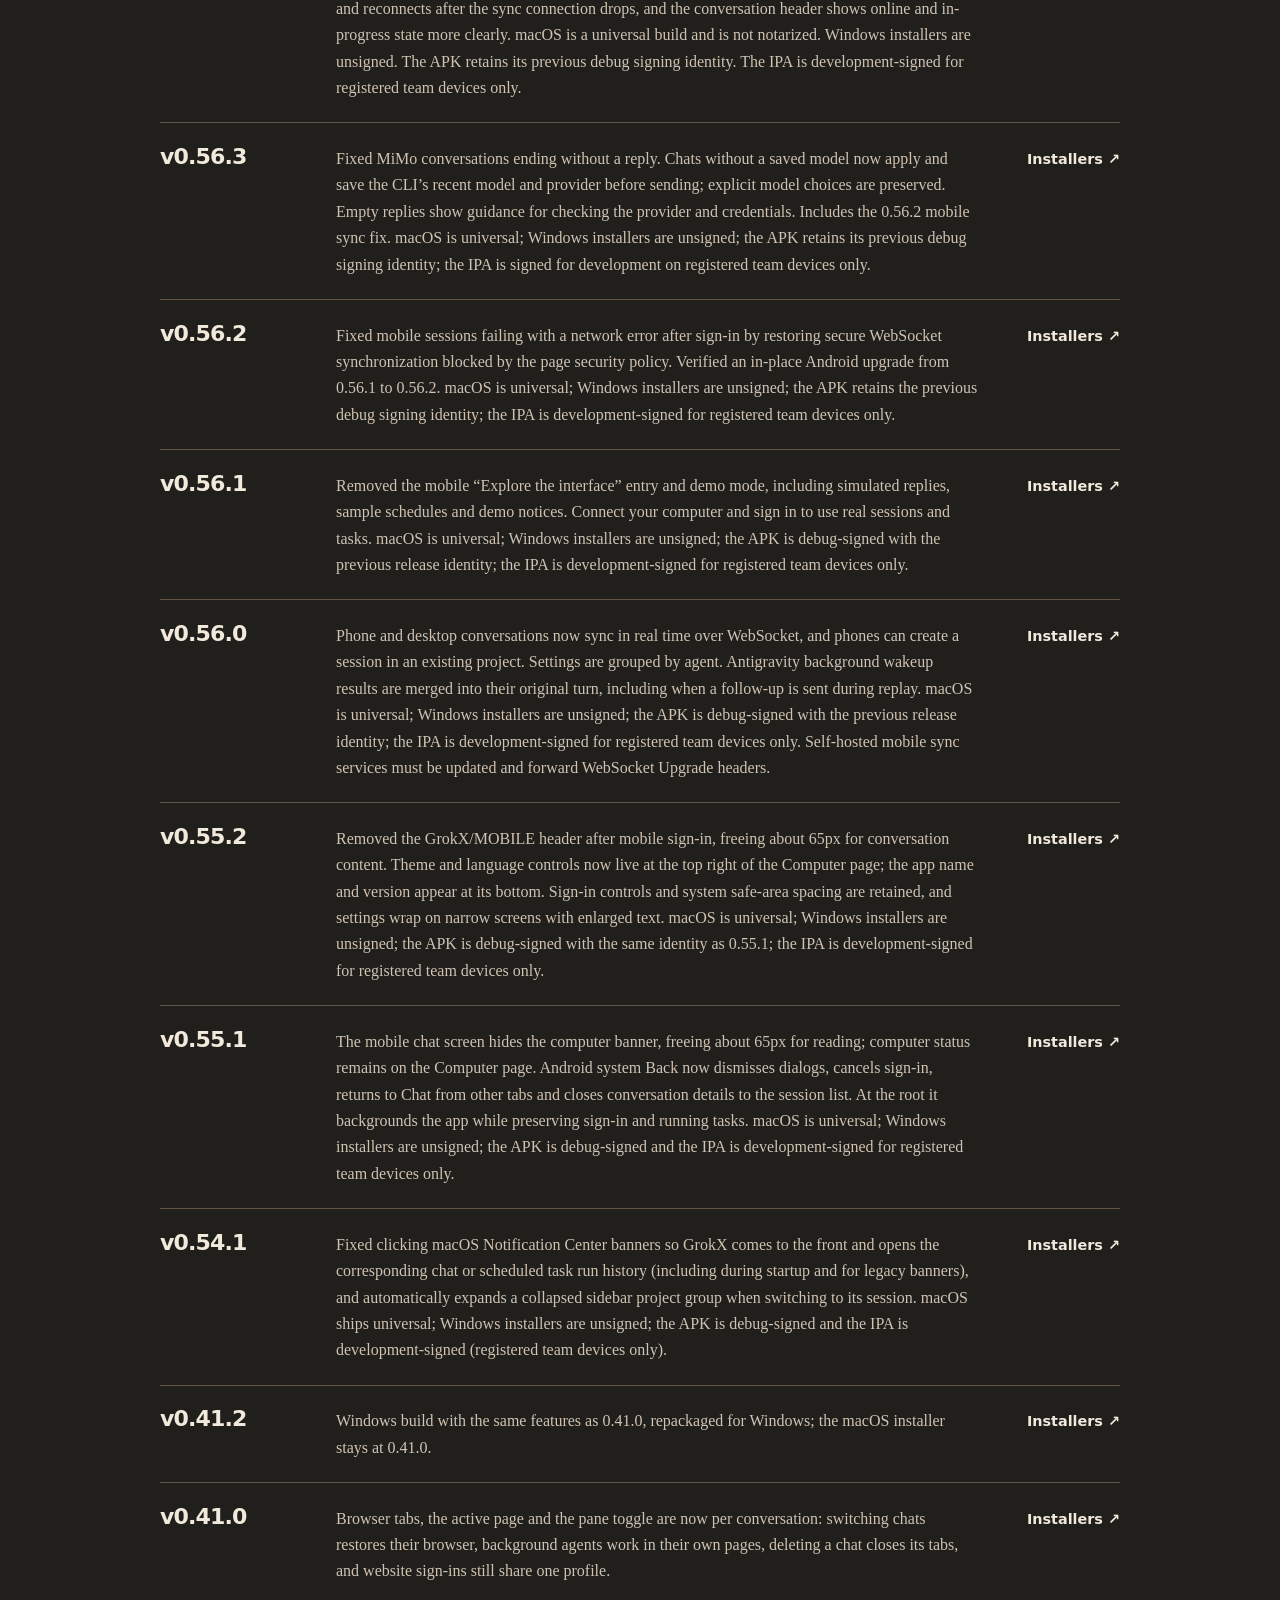
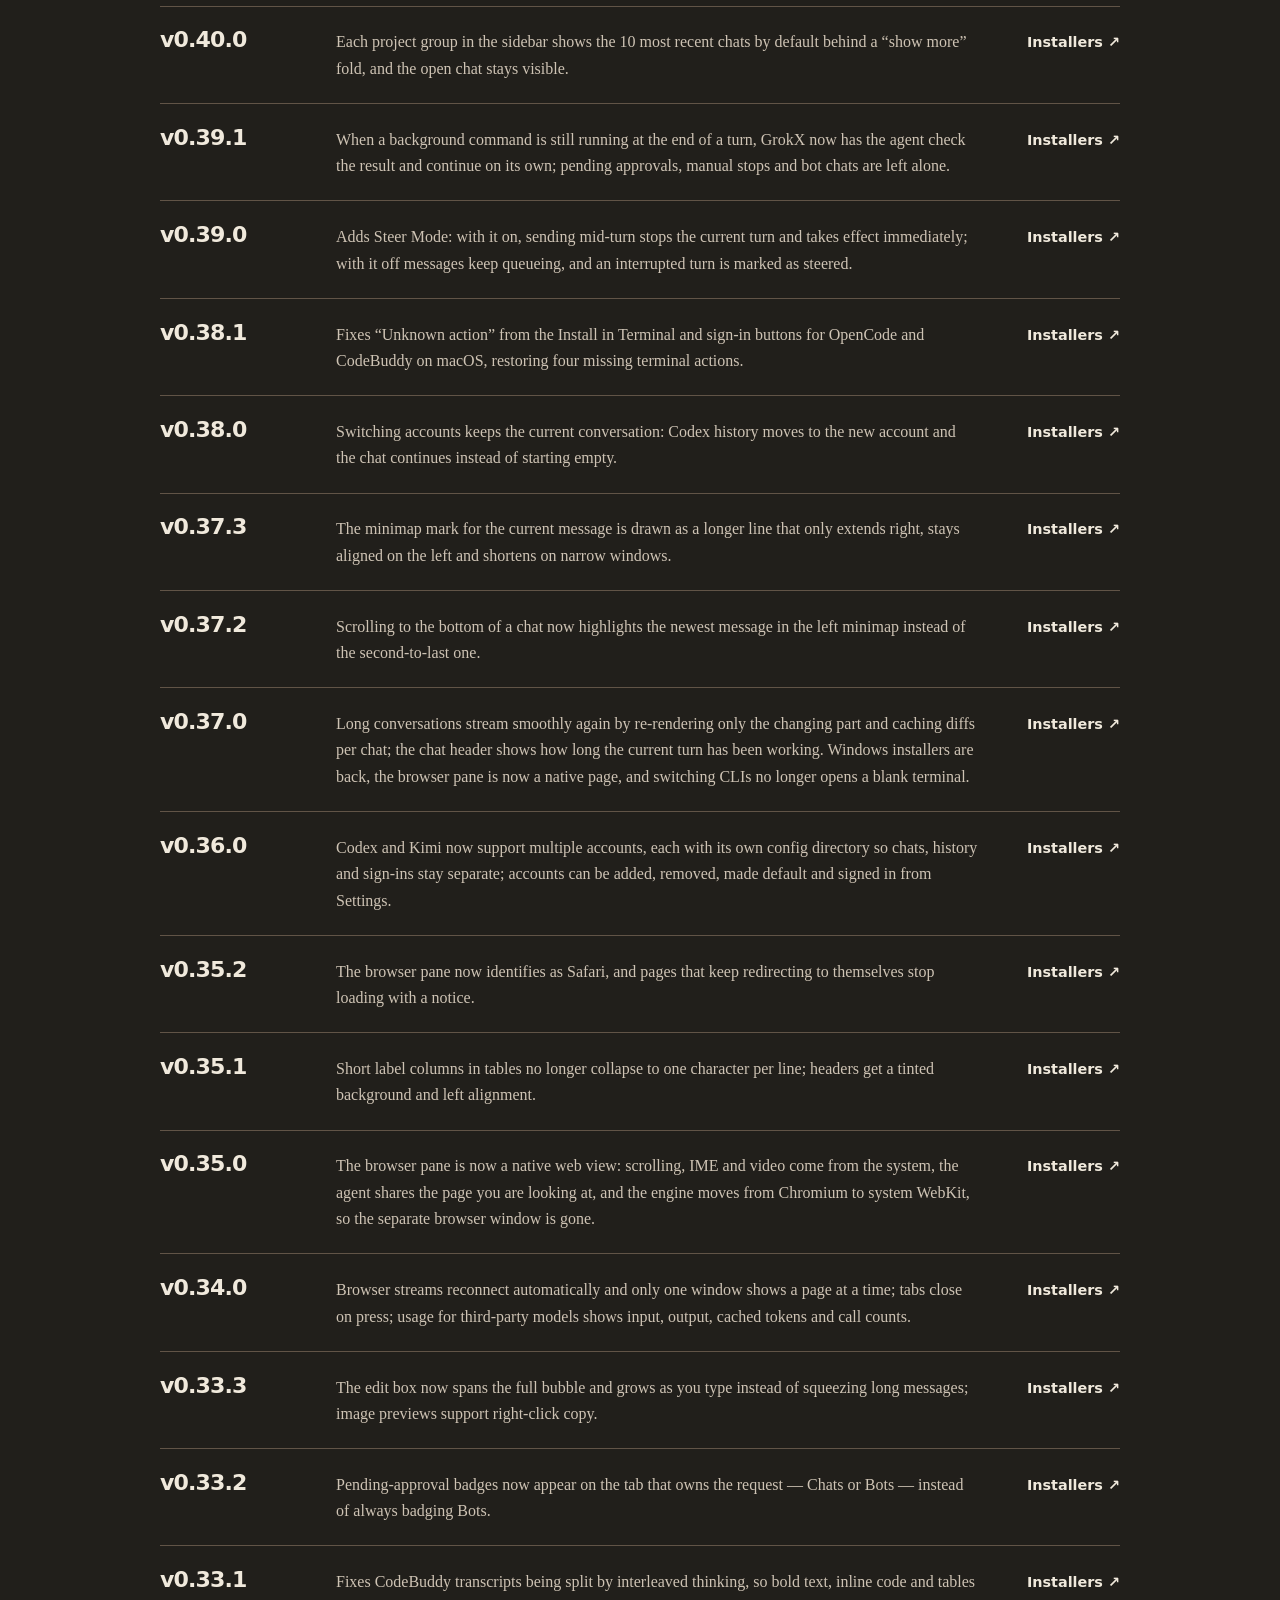
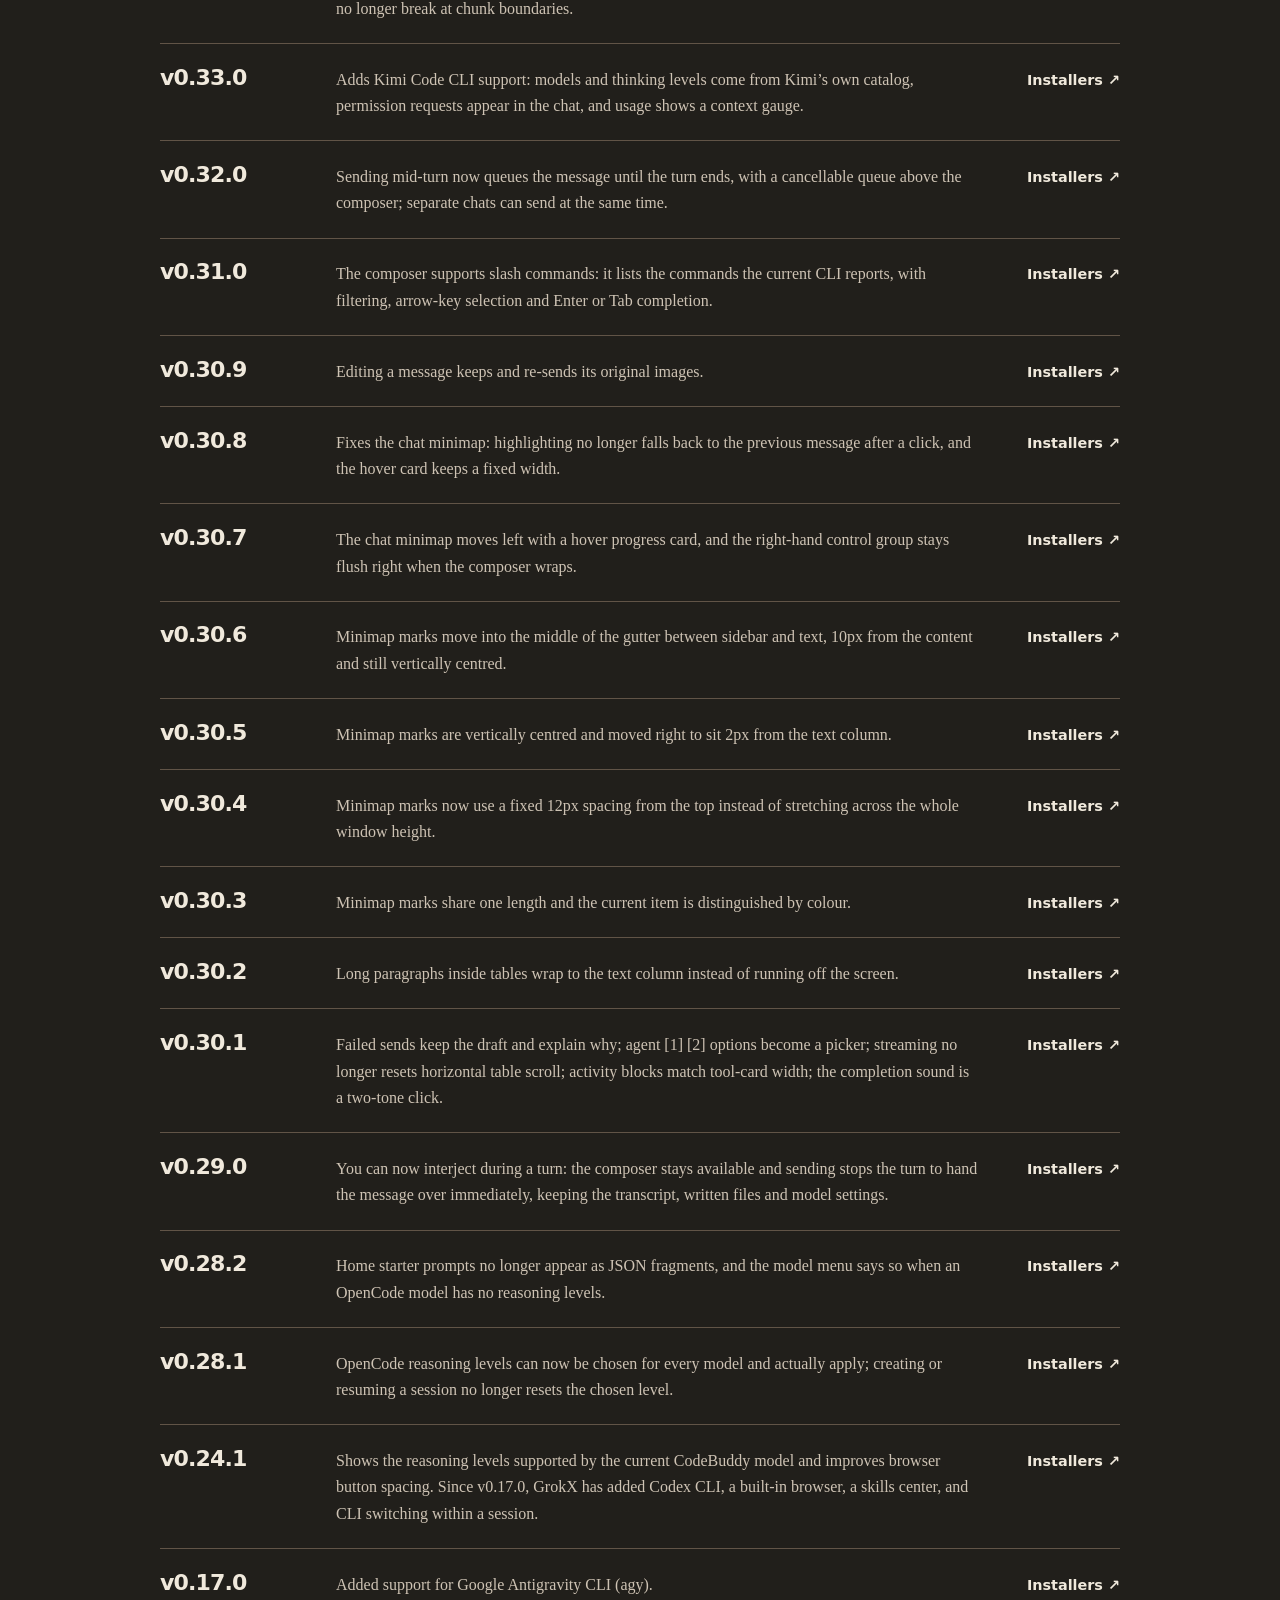
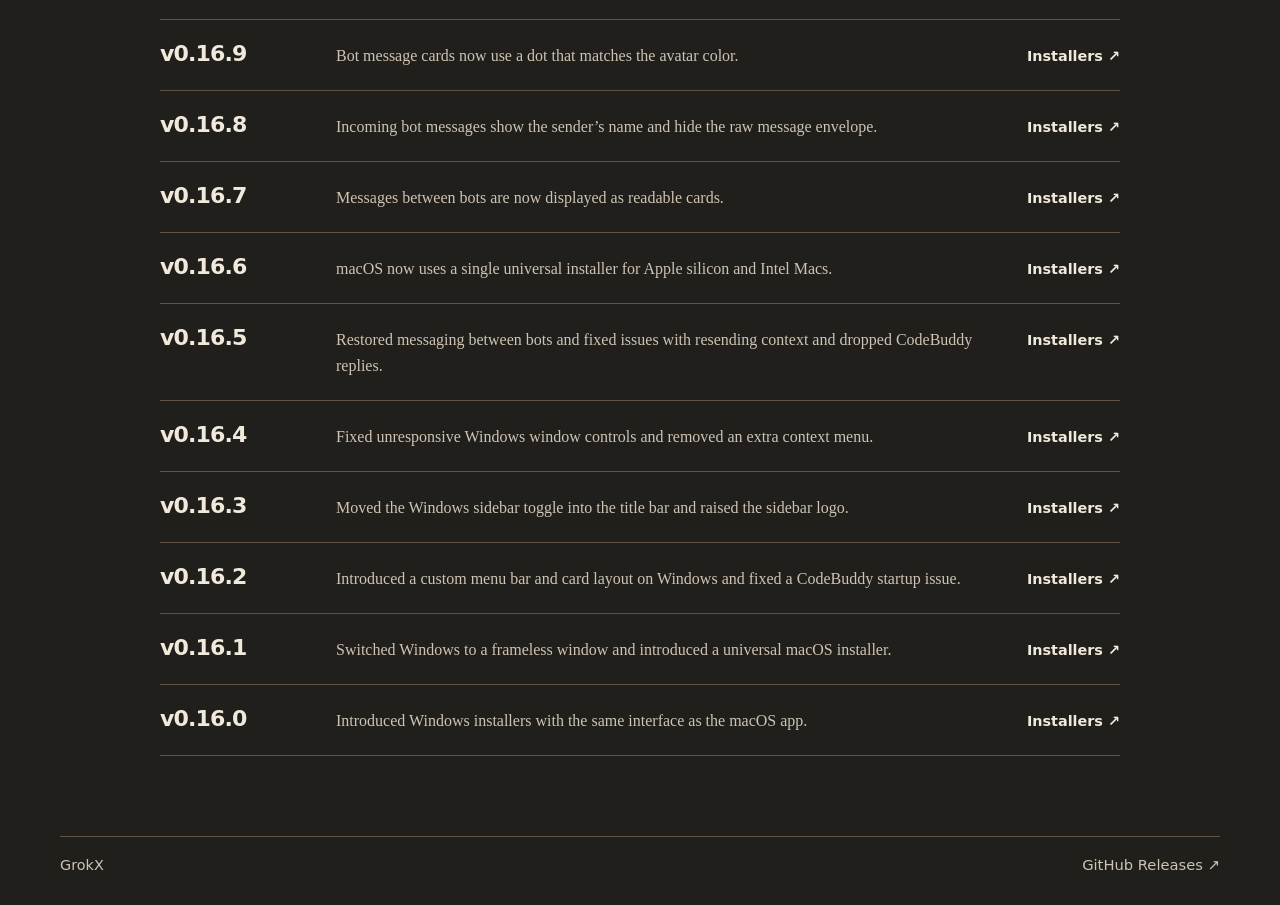
<file: changelog.html>
<!doctype html>
<html lang="zh-CN">
<head>
<meta charset="utf-8">
<meta name="viewport" content="width=device-width, initial-scale=1">
<meta name="description" content="查看 GrokX 的版本变更和历史安装包。" data-en-content="Browse GrokX release notes and previous installers.">
<link rel="icon" href="grokx-icon.png">
<title data-en="GrokX · Changelog">GrokX · 版本更新记录</title>
<script src="preferences.js"></script>
<link rel="stylesheet" href="site.css">
<style>
.archive{max-width:960px;padding:clamp(3rem,8vw,7rem) 0 clamp(3rem,7vw,5rem)}
.archive-header{margin-bottom:clamp(2.4rem,5vw,4rem)}
.archive h1{margin:0 0 .8rem;font-size:clamp(2.6rem,6.5vw,5.2rem);letter-spacing:-.06em;line-height:1.07}
.archive-header p,.releases p{margin:0;font-family:var(--serif);color:var(--soft);line-height:1.65}
.archive-header p{font-size:clamp(1.15rem,2vw,1.4rem)}
.releases{list-style:none;margin:0;padding:0;border-top:1px solid var(--line)}
.releases li{display:grid;grid-template-columns:8rem minmax(0,1fr) auto;align-items:baseline;gap:.45rem clamp(1rem,4vw,3rem);padding:1.3rem 0;border-bottom:1px solid var(--line);scroll-margin-top:1rem}
.release-version h2{margin:0;font-size:1.38rem;letter-spacing:-.04em;font-variant-numeric:tabular-nums}
.latest{display:block;margin-top:.25rem;color:var(--step);font-size:.75rem;font-weight:650}
.release-link{white-space:nowrap;text-decoration:none;font-size:.9rem;font-weight:650}
.release-link:hover{text-decoration:underline}
.sr-only{position:absolute;width:1px;height:1px;padding:0;overflow:hidden;clip-path:inset(50%);white-space:nowrap}
@media(max-width:600px){
  .releases li{grid-template-columns:1fr auto}
  .releases p{grid-row:2;grid-column:1/-1}
  .release-link{grid-row:1;grid-column:2}
}
</style>
</head>
<body>
<nav class="shell" aria-label="主导航" data-en-label="Main navigation">
  <a class="wordmark-link" href="./"><span class="wordmark"><img src="grokx-icon.png" width="32" height="32" alt="">GrokX</span></a>
  <div>
    <a href="./#downloads" data-en="Download">下载</a>
    <a href="./#guide" data-en="Quick Start">使用指南</a>
    <button class="language-toggle" type="button" hidden></button>
    <select class="theme-select" aria-label="显示主题" data-en-label="Color theme" hidden>
      <option value="auto" data-en="Auto">自动</option>
      <option value="light" data-en="Light">亮色</option>
      <option value="dark" data-en="Dark">暗色</option>
    </select>
  </div>
</nav>
<main class="shell archive">
  <header class="archive-header">
    <h1 data-en="Changelog">版本更新记录</h1>
    <p data-en="See what changed in each public release of GrokX, from newest to oldest.">从新到旧查看 GrokX 各公开版本的改动和安装包。</p>
  </header>
  <ol class="releases">
    <li id="v0.99.2">
      <div class="release-version"><h2>v0.99.2</h2><span class="latest" data-en="Latest">最新发布</span></div>
      <p data-en="Fixed small upward wheel movements being pulled back to the bottom while a reply streams. Scrolling up or down responds immediately during and after generation. Returning to the bottom resumes following the reply. The macOS app is development-signed and unnotarized. Windows installers are unsigned. The Android APK is debug-signed. The iOS IPA is development-signed and installs only on registered team devices.">修复流式生成时轻滚向上会被拉回底部的问题。生成中和生成结束后，向上、向下滚动均立即响应。滚回底部后会继续跟随新输出。 macOS 为开发签名，未公证。Windows 安装包未签名。Android APK 为调试签名。iOS IPA 为开发签名，仅可安装到团队已注册设备。</p>
      <a class="release-link" href="https://github.com/onedou/grokx-releases/releases/tag/v0.99.2"><span data-en="Installers">安装包</span> <span class="sr-only">v0.99.2</span><span aria-hidden="true">↗</span></a>
    </li>
    <li id="v0.99.0">
      <div class="release-version"><h2>v0.99.0</h2></div>
      <p data-en="Added Fusion multi-model scheduling so one task can combine several models, plus usage readings for Kimi, CodeBuddy, and Qwen and relative image paths. Updates now work like VS Code: a new release downloads in the background, then an Update button appears at the top of the sidebar; one click installs and restarts without a separate download. The macOS app is development-signed and unnotarized. Windows installers are unsigned. The Android APK is debug-signed and the iOS IPA is development-signed, installing only on registered team devices.">新增 Fusion 多模型调度，可在一次任务中组合多个模型，并补齐 Kimi、CodeBuddy、Qwen 的用量显示与相对路径图片解析。更新改为 VS Code 式：检测到新版本后在后台自动下载，完成后侧栏顶部出现「更新」按钮，点击即安装并重启。macOS App 为开发签名、未公证；Windows 安装包未签名；Android APK 为调试签名，iOS IPA 为开发签名，仅可安装到团队已注册设备。</p>
      <a class="release-link" href="https://github.com/onedou/grokx-releases/releases/tag/v0.99.0"><span data-en="Installers">安装包</span> <span class="sr-only">v0.99.0</span><span aria-hidden="true">↗</span></a>
    </li>
    <li id="v0.98.0">
      <div class="release-version"><h2>v0.98.0</h2></div>
      <p data-en="Added GitHub Copilot CLI to chat, Bots, schedules, and Feishu settings, with Copilot model selection, approvals, and session resumption. Android uses debug signing. The iOS development build installs on registered team devices.">新增 GitHub Copilot CLI。可从聊天、Bot、定时任务和飞书设置选择 Copilot，使用它的模型、权限审批和会话恢复。Android 为调试签名，iOS 为开发签名，仅可安装到团队已注册设备。</p>
      <a class="release-link" href="https://github.com/onedou/grokx-releases/releases/tag/v0.98.0"><span data-en="Installers">安装包</span> <span class="sr-only">v0.98.0</span><span aria-hidden="true">↗</span></a>
    </li>
    <li id="v0.97.0">
      <div class="release-version"><h2>v0.97.0</h2></div>
      <p data-en="The Bot Skills panel adds a three-step guide and starter templates for code review, release checks, and weekly reports. Add a template in one click or copy it as SKILL.md. Skill settings let you edit the name, enabled state, response language, and level of detail. The macOS Universal bundle is development-signed and unnotarized. The Windows installers have no Authenticode signature. The Android APK is debug-signed. The iOS IPA is development-signed and installs on registered team devices.">Bot 技能面板新增三步引导，以及代码审查、发版检查和周报助手模板，支持一键添加或复制为 SKILL.md。技能卡片可直接调整名称、启用状态、回复语言和回答详略。macOS Universal 为开发签名，未公证。Windows 安装包未签 Authenticode。Android APK 为调试签名。iOS IPA 为开发签名，仅可安装到团队已注册设备。</p>
      <a class="release-link" href="https://github.com/onedou/grokx-releases/releases/tag/v0.97.0"><span data-en="Installers">安装包</span> <span class="sr-only">v0.97.0</span><span aria-hidden="true">↗</span></a>
    </li>
    <li id="v0.96.1">
      <div class="release-version"><h2>v0.96.1</h2></div>
      <p data-en="While the login keychain is locked, GrokX no longer retries Claude credential and Antigravity limit probes, so it no longer keeps raising the keychain password dialog. When the keychain is unlocked, usage reads behave as before; while it is locked, the last reading stays on screen. The macOS Universal bundle is development-signed and unnotarized. The Windows NSIS installers have no Authenticode signature. The Android APK is debug-signed. The iOS IPA is development-signed and installs on registered team devices.">登录钥匙串锁定时，GrokX 不再反复探测 Claude 凭证和 Antigravity 限额，因此不会再把钥匙串密码框反复弹到前面。钥匙串已解锁时，用量读取与以前相同；锁定时保留上一次的显示。macOS Universal 为开发签名，未公证。Windows NSIS 安装包没有 Authenticode 签名。Android APK 为调试签名。iOS IPA 为开发签名，可在团队已注册设备上安装。</p>
      <a class="release-link" href="https://github.com/onedou/grokx-releases/releases/tag/v0.96.1"><span data-en="Installers">安装包</span> <span class="sr-only">v0.96.1</span><span aria-hidden="true">↗</span></a>
    </li>
    <li id="v0.96.0">
      <div class="release-version"><h2>v0.96.0</h2></div>
      <p data-en="The composer now accepts dragged and pasted PDF files (regardless of vision support), supports mixed image and PDF drops, shows a PDF icon on attached PDF chips, and includes application/pdf mimeType on ACP resource_link blocks. The macOS Universal bundle is development-signed and unnotarized. The Windows NSIS installers have no Authenticode signature. The Android APK is debug-signed. The iOS IPA is development-signed and installs on registered team devices.">输入框支持拖入与粘贴 PDF 文件（不依赖模型视觉能力），支持图片与 PDF 混合拖入，PDF 文件标签显示 PDF 图标，发送给代理的 ACP resource_link 自动附带 application/pdf 类型。macOS Universal 为开发签名，未公证。Windows NSIS 安装包没有 Authenticode 签名。Android APK 为调试签名。iOS IPA 为开发签名，可在团队已注册设备上安装。</p>
      <a class="release-link" href="https://github.com/onedou/grokx-releases/releases/tag/v0.96.0"><span data-en="Installers">安装包</span> <span class="sr-only">v0.96.0</span><span aria-hidden="true">↗</span></a>
    </li>
    <li id="v0.95.0">
      <div class="release-version"><h2>v0.95.0</h2></div>
      <p data-en="The desktop update banner and Settings → About now offer one-click updates. GrokX downloads and verifies the package, saves session state, installs it, and restarts. Browser downloads remain available. After installing 0.95.0, subsequent signed releases can be installed in the app. The macOS Universal bundle is development-signed and unnotarized. The Windows NSIS installers have no Authenticode signature. The Android APK is debug-signed. The iOS IPA is development-signed and installs on registered team devices.">桌面版的启动提示和「设置 → 关于」支持一键更新。点击后，应用会下载并校验更新包、保存会话、安装并重启。原有的浏览器下载入口继续可用。安装 0.95.0 后即可一键安装后续已签名版本。macOS Universal 为开发签名，未公证。Windows NSIS 安装包没有 Authenticode 签名。Android APK 为调试签名。iOS IPA 为开发签名，可在团队已注册设备上安装。</p>
      <a class="release-link" href="https://github.com/onedou/grokx-releases/releases/tag/v0.95.0"><span data-en="Installers">安装包</span> <span class="sr-only">v0.95.0</span><span aria-hidden="true">↗</span></a>
    </li>
    <li id="v0.94.0">
      <div class="release-version"><h2>v0.94.0</h2></div>
      <p data-en="Adds a screenshot button next to the attach button in the macOS composer: the screen freezes, drag over the area to capture and it is attached as a picture (Esc cancels; Option-click keeps the GrokX window in the picture; needs Screen Recording permission). Also fixes the conversation rail highlighting an older message before jumping to the newest when a conversation opens: the rail now lands directly on the latest user message and re-anchors when switching sessions. The universal macOS app is development-signed and unnotarized. Windows installers are unsigned. The Android APK is debug-signed. The development-signed iOS IPA installs on registered team devices.">macOS 输入框的添加文件按钮旁新增截图按钮：屏幕冻结后拖拽框选区域，截图即作为图片加入输入框（Esc 取消；按住 Option 点击时不隐藏 GrokX 窗口；需要屏幕录制权限）。同时修复打开会话时右侧对话刻度先高亮旧消息、随后才跳到最新一条的问题：进入会话时刻度直接定位到最新一条用户消息，切换会话也会重新定位。macOS universal 为开发签名，未公证；Windows 安装包未签名；Android APK 为调试签名；iOS IPA 为开发签名，仅供团队已注册设备安装。</p>
      <a class="release-link" href="https://github.com/onedou/grokx-releases/releases/tag/v0.94.0"><span data-en="Installers">安装包</span> <span class="sr-only">v0.94.0</span><span aria-hidden="true">↗</span></a>
    </li>
    <li id="v0.92.2">
      <div class="release-version"><h2>v0.92.2</h2></div>
      <p data-en="The usage popover grows to fit its contents and moves into view when space around the button is tight. It scrolls only when its contents exceed the available window height. The universal macOS app is development-signed and unnotarized. Windows installers are unsigned. The Android APK is debug-signed. The development-signed iOS IPA installs on registered team devices.">聊天输入区的用量浮层现在会随内容展开。按钮上下空间不足时，浮层会调整位置以完整显示，只有内容超过整个窗口可用高度时才需要滚动。macOS universal 为开发签名，未公证。Windows 安装包未签名。Android APK 为调试签名。iOS IPA 为开发签名，仅供团队已注册设备安装。</p>
      <a class="release-link" href="https://github.com/onedou/grokx-releases/releases/tag/v0.92.2"><span data-en="Installers">安装包</span> <span class="sr-only">v0.92.2</span><span aria-hidden="true">↗</span></a>
    </li>
    <li id="v0.91.0">
      <div class="release-version"><h2>v0.91.0</h2></div>
      <p data-en="Adds a 60k-character context budget for CLI handoff and edit replay (tighten clipping first, then drop the oldest turns at user-message boundaries; user messages are never clipped), plus a maximize/restore toggle for the changed-files panel. The universal macOS app is development-signed and unnotarized. Windows installers are unsigned. The Android APK is debug-signed. The development-signed iOS IPA installs on registered team devices.">新增交接/编辑回放 60k 字符上下文预算（先逐级收紧单条截断并保头保尾，仍超时按用户消息边界丢弃最旧回合并注明数量；用户消息永不截断），以及文件变更面板放大/恢复按钮。macOS universal 为开发签名且未公证；Windows 安装包未签名；Android APK 为调试签名；iOS IPA 为开发签名，仅供团队已注册设备安装。</p>
      <a class="release-link" href="https://github.com/onedou/grokx-releases/releases/tag/v0.91.0"><span data-en="Installers">安装包</span> <span class="sr-only">v0.91.0</span><span aria-hidden="true">↗</span></a>
    </li>
    <li id="v0.90.0">
      <div class="release-version"><h2>v0.90.0</h2></div>
      <p data-en="Adds the ability to remove a project whose main folder is missing from the project switcher, cleaning up its saved sessions, recents, and view references. The universal macOS app is development-signed and unnotarized. Windows installers are unsigned. The Android APK is debug-signed. The development-signed iOS IPA installs on registered team devices.">项目切换器支持直接移除主文件夹已失效的项目，并清理相关会话、最近目录与视图引用。macOS 为 universal 开发签名、未公证；Windows 安装包未签名；Android APK 为调试签名；iOS IPA 为开发签名，仅供团队已注册设备安装。</p>
      <a class="release-link" href="https://github.com/onedou/grokx-releases/releases/tag/v0.90.0"><span data-en="Installers">安装包</span> <span class="sr-only">v0.90.0</span><span aria-hidden="true">↗</span></a>
    </li>
    <li id="v0.89.4">
      <div class="release-version"><h2>v0.89.4</h2></div>
      <p data-en="Fixes the built-in browser layout: opening the browser expands the window to the right instead of squeezing the conversation. Switching conversations restores the window width from each conversation's independently remembered browser visibility, and stays expanded when both conversations have the browser open. The universal macOS app is development-signed and unnotarized. Windows installers are unsigned. The Android APK is debug-signed. The development-signed iOS IPA installs on registered team devices.">修复内置浏览器布局：打开浏览器时窗口向右扩展，不再挤压对话区域；切换对话时按各对话独立记忆的浏览器显隐状态恢复窗口宽度，双方均打开浏览器时保持扩展。macOS 为 universal 开发签名、未公证；Windows 安装包未签名；Android APK 为调试签名；iOS IPA 为开发签名，仅供团队已注册设备安装。</p>
      <a class="release-link" href="https://github.com/onedou/grokx-releases/releases/tag/v0.89.4"><span data-en="Installers">安装包</span> <span class="sr-only">v0.89.4</span><span aria-hidden="true">↗</span></a>
    </li>
    <li id="v0.89.2">
      <div class="release-version"><h2>v0.89.2</h2></div>
      <p data-en="Fixes Bot skill scoping: a Bot carries only its own skills, applied in every project it works in, and no longer mixes in project skills. The Bot settings page drops the project-skill opt-in, and skills a Bot had previously opted into are migrated into its own skills on load. Regular chats keep using the project's enabled skills. The universal macOS app is development-signed and unnotarized. Windows installers are unsigned. The Android APK is debug-signed. The development-signed iOS IPA installs on registered team devices.">修正 Bot 技能作用范围：Bot 只携带自己的技能，并在它工作的每个项目中生效，不再混入项目技能；Bot 设置页移除「项目技能」选择区，此前已选择的项目技能会在加载时迁移为 Bot 自有技能；普通对话仍按项目使用已启用的技能。macOS 为 universal 开发签名、未公证；Windows 安装包未签名；Android APK 为调试签名；iOS IPA 为开发签名，仅供团队已注册设备安装。</p>
      <a class="release-link" href="https://github.com/onedou/grokx-releases/releases/tag/v0.89.2"><span data-en="Installers">安装包</span> <span class="sr-only">v0.89.2</span><span aria-hidden="true">↗</span></a>
    </li>
    <li id="v0.89.1">
      <div class="release-version"><h2>v0.89.1</h2></div>
      <p data-en="Adds per-account Claude API runtime settings (auto-compact window, request timeout, disable nonessential traffic, disable telemetry, simple system prompt), written and applied when switching accounts, with an empty value removing that key; restores model and reasoning-level switching in a Bot's composer, plus CLI switching there (a thread with messages is kept while a fresh one starts, an empty thread changes in place). The universal macOS app is development-signed and unnotarized. Windows installers are unsigned. The Android APK is debug-signed. The development-signed iOS IPA installs on registered team devices.">Claude API 新增每个账号独立的运行参数（自动压缩窗口、请求超时、关闭非必要网络、关闭遥测、精简系统提示），切换账号时写入对应账号的参数并重启 Claude，留空即删除该键使用默认值；Bot 对话输入区恢复模型与思考强度切换，CLI 也可在输入区切换（有消息的线程保留旧会话并新建，空线程原地切换）。macOS 为 universal 开发签名、未公证；Windows 安装包未签名；Android APK 为调试签名；iOS IPA 为开发签名，仅供团队已注册设备安装。</p>
      <a class="release-link" href="https://github.com/onedou/grokx-releases/releases/tag/v0.89.1"><span data-en="Installers">安装包</span> <span class="sr-only">v0.89.1</span><span aria-hidden="true">↗</span></a>
    </li>
    <li id="v0.89.0">
      <div class="release-version"><h2>v0.89.0</h2></div>
      <p data-en="Adds a Claude parallel cap (limit concurrent tools and subagents in Settings; use 1 when the API returns 429) and a one-shot 30s retry after gateway rate limits, sending a continue prompt if the turn already streamed. Rate-limit errors are recognized first as “too many requests” while keeping the upstream detail. The universal macOS app is development-signed and unnotarized. Windows installers are unsigned. The Android APK is debug-signed. The development-signed iOS IPA installs on registered team devices.">新增 Claude 并行上限（可在设置中限制同时运行的工具与子代理数量，接口 429 时可填 1）；网关 429 限流自动等待 30 秒重试一次，若本轮已有输出则改为继续指令避免重复发送；限流错误优先显示为「请求过于频繁」并保留上游详情。macOS 为 universal 开发签名、未公证；Windows 安装包未签名；Android APK 为调试签名；iOS IPA 为开发签名，仅供团队已注册设备安装。</p>
      <a class="release-link" href="https://github.com/onedou/grokx-releases/releases/tag/v0.89.0"><span data-en="Installers">安装包</span> <span class="sr-only">v0.89.0</span><span aria-hidden="true">↗</span></a>
    </li>
    <li id="v0.88.1">
      <div class="release-version"><h2>v0.88.1</h2></div>
      <p data-en="Adds Bot-owned skills (import a SKILL.md per Bot that applies in every project), full-composer editing of queued messages with draft restore on exit, and pointer-following Bot avatar eyes (respects reduced motion). A fresh install now defaults the project folder to the user home so Windows no longer shows a missing folder. The universal macOS app is development-signed and unnotarized. Windows installers are unsigned. The Android APK is debug-signed. The development-signed iOS IPA installs on registered team devices.">新增 Bot 自有技能（可为每个 Bot 导入 SKILL.md，跨所有项目生效）；排队消息改为主输入框整条编辑，保存后仍留在队列并在退出时恢复原草稿；Bot 头像眼睛跟随指针移动（尊重系统「减弱动态效果」）。新装默认项目目录改为用户主目录，避免 Windows 上目录缺失。macOS 为 universal 开发签名、未公证；Windows 安装包未签名；Android APK 为调试签名；iOS IPA 为开发签名，仅供团队已注册设备安装。</p>
      <a class="release-link" href="https://github.com/onedou/grokx-releases/releases/tag/v0.88.1"><span data-en="Installers">安装包</span> <span class="sr-only">v0.88.1</span><span aria-hidden="true">↗</span></a>
    </li>
    <li id="v0.87.0">
      <div class="release-version"><h2>v0.87.0</h2></div>
      <p data-en="Adds a Switch project list to the composer project chip for opening new sessions in other projects; integrates Claude token usage and plan limits into the composer usage pill; simplifies the settings panel and improves overall stability. The universal macOS app is development-signed and unnotarized. Windows installers are unsigned. The Android APK is debug-signed. The development-signed iOS IPA installs on registered team devices.">输入框项目芯片新增“切换项目”列表，可直接进入其他项目的新会话页；优化 Claude 用量展示，将词元统计与套餐额度整合至输入框用量胶囊；设置面板精简与稳定性优化。macOS 为 universal 开发签名、未公证；Windows 安装包未签名；Android APK 为调试签名；iOS IPA 为开发签名，仅供团队已注册设备安装。</p>
      <a class="release-link" href="https://github.com/onedou/grokx-releases/releases/tag/v0.87.0"><span data-en="Installers">安装包</span> <span class="sr-only">v0.87.0</span><span aria-hidden="true">↗</span></a>
    </li>
    <li id="v0.86.0">
      <div class="release-version"><h2>v0.86.0</h2></div>
      <p data-en="Adds Claude usage and plan limits, English-to-Chinese message translation, and Kimi plan quota display; improves system notifications that open the conversation, terminal login/install actions, and per-agent account management. The universal macOS app is development-signed and unnotarized. Windows installers are unsigned. The Android APK is debug-signed. The development-signed iOS IPA installs on registered team devices.">新增 Claude 用量统计与套餐额度、消息英文转中文翻译、Kimi 套餐额度展示；系统通知点击回会话、终端登录/安装动作与按 Agent 账号管理等能力增强。macOS 为 universal 开发签名、未公证；Windows 安装包未签名；Android APK 为调试签名；iOS IPA 为开发签名，仅供团队已注册设备安装。</p>
      <a class="release-link" href="https://github.com/onedou/grokx-releases/releases/tag/v0.86.0"><span data-en="Installers">安装包</span> <span class="sr-only">v0.86.0</span><span aria-hidden="true">↗</span></a>
    </li>
    <li id="v0.84.0">
      <div class="release-version"><h2>v0.84.0</h2></div>
      <p data-en="Stop is now two-step: the first press stops the current turn, and a second press force-ends the session if it keeps spinning. Bots no longer have a default folder and may read or edit any absolute path, including paths outside the session's starting directory; writes still follow the current approval mode. When no model is chosen, Kimi prefers K3.1 Pro if the CLI advertises it. Antigravity continues after a background task process ends without a result. The universal macOS app is development-signed and unnotarized. Windows installers are unsigned. The Android APK is debug-signed. The development-signed iOS IPA installs on registered team devices.">停止改为两段式：第一次停止本轮回合，若仍在转圈再按一次立即强制结束会话。Bot 不再绑定默认目录，可以读写任意绝对路径（含会话起始目录之外），写入仍遵守当前审批模式。未手动选择模型时，Kimi 在 CLI 提供 K3.1 Pro 的情况下默认使用该模型。Antigravity 在后台任务进程结束且没有结果时会在短暂等待后继续。macOS 为 universal 开发签名，未公证。Windows 安装包未签名。Android APK 为调试签名。iOS IPA 为开发签名，仅供团队已注册设备安装。</p>
      <a class="release-link" href="https://github.com/onedou/grokx-releases/releases/tag/v0.84.0"><span data-en="Installers">安装包</span> <span class="sr-only">v0.84.0</span><span aria-hidden="true">↗</span></a>
    </li>
    <li id="v0.83.2">
      <div class="release-version"><h2>v0.83.2</h2></div>
      <p data-en="Fixes vertical alignment of the image picker icon in the mobile composer so it lines up with the timer and send buttons. The universal macOS app is development-signed and unnotarized. Windows installers are unsigned. The Android APK is debug-signed. The development-signed iOS IPA installs on registered team devices.">修复手机输入栏「选择图片」图标未与时钟、发送按钮垂直居中的问题。macOS 为 universal 开发签名，未公证。Windows 安装包未签名。Android APK 为调试签名。iOS IPA 为开发签名，仅供团队已注册设备安装。</p>
      <a class="release-link" href="https://github.com/onedou/grokx-releases/releases/tag/v0.83.2"><span data-en="Installers">安装包</span> <span class="sr-only">v0.83.2</span><span aria-hidden="true">↗</span></a>
    </li>
    <li id="v0.83.1">
      <div class="release-version"><h2>v0.83.1</h2></div>
      <p data-en="Fixes image preview zooming: enlarged pictures no longer show scrollbars and are panned by dragging instead; wheel zoom now keeps the centre of the view instead of jumping to the top-left corner. The universal macOS app is development-signed and unnotarized. Windows installers are unsigned. The Android APK is debug-signed. The development-signed iOS IPA installs on registered team devices.">修复图片预览缩放：放大后不再常驻滚动条，改为按住图片拖动平移；滚轮缩放时保持画面中心，不再跳到左上角。macOS 为 universal 开发签名，未公证。Windows 安装包未签名。Android APK 为调试签名。iOS IPA 为开发签名，仅供团队已注册设备安装。</p>
      <a class="release-link" href="https://github.com/onedou/grokx-releases/releases/tag/v0.83.1"><span data-en="Installers">安装包</span> <span class="sr-only">v0.83.1</span><span aria-hidden="true">↗</span></a>
    </li>
    <li id="v0.83.0">
      <div class="release-version"><h2>v0.83.0</h2></div>
      <p data-en="Replaced Antigravity (Gemini) periodic session/load polling and the blind 45 s resume timer with native OS transcript file watching (macOS kqueue / Windows FindFirstChangeNotificationW) plus immediate handling for late ACP tool_call_update completions, automatically continuing after a brief grace window only when a finished background tool does not self-wake. Also includes macOS Computer Use v1, built-in browser downloads, and scroll-wheel image zoom. The universal macOS app is development-signed and unnotarized. Windows installers are unsigned. The Android APK is debug-signed. The development-signed iOS IPA installs on registered team devices.">Antigravity（Gemini）改为原生轨迹文件事件监听（macOS kqueue / Windows FindFirstChangeNotificationW）与迟到工具终态即时同步，彻底移除 2s/10s 空闲轮询与 45s 盲等续跑，后台工具结束后如未自唤醒则在短延迟后自动继续问答；同时包含 macOS 电脑操控首版、内置浏览器文件下载与图片预览滚轮缩放。macOS 为 universal 开发签名，未公证。Windows 安装包未签名。Android APK 为调试签名。iOS IPA 为开发签名，仅供团队已注册设备安装。</p>
      <a class="release-link" href="https://github.com/onedou/grokx-releases/releases/tag/v0.83.0"><span data-en="Installers">安装包</span> <span class="sr-only">v0.83.0</span><span aria-hidden="true">↗</span></a>
    </li>
    <li id="v0.82.1">
      <div class="release-version"><h2>v0.82.1</h2></div>
      <p data-en="Fixed occasional duplicate message floods when using Gemini (Antigravity): raised the active replay drain ceiling so long session histories are not cut off mid-stream, guarded idle and active turns against late session/load replay chunks, and made turn replay merging order-tolerant, split-tolerant, and turn-aligned. The universal macOS app is development-signed and unnotarized. Windows installers are unsigned. The Android APK is debug-signed. The development-signed iOS IPA installs on registered team devices.">修复使用 Gemini（Antigravity）时偶发产生大量重复消息的问题：延长活跃回放流的排空上限避免长会话被提前截断，在非活跃回合及迟到回放期间拦截多余的 session/load 回放块，并修复回合合并中的游标越界、乱序、权限/提示拆分与失败回合错配。macOS 为 universal 开发签名，未公证。Windows 安装包未签名。Android APK 为调试签名。iOS IPA 为开发签名，仅供团队已注册设备安装。</p>
      <a class="release-link" href="https://github.com/onedou/grokx-releases/releases/tag/v0.82.1"><span data-en="Installers">安装包</span> <span class="sr-only">v0.82.1</span><span aria-hidden="true">↗</span></a>
    </li>
    <li id="v0.82.0">
      <div class="release-version"><h2>v0.82.0</h2></div>
      <p data-en="The phone now shows each session’s plan allowance — Grok, Codex and Antigravity weekly, monthly or hourly windows with reset times — plus context fill. Messages queued on the computer are listed on the phone and can be removed one at a time or all at once. Opening a picture in a mirrored conversation makes the desktop shrink the original into a preview the phone can load. On desktop, Codex prefers gpt-6.2-sol when the CLI advertises it, and error lines can be dismissed. The universal macOS app is development-signed and unnotarized. Windows installers are unsigned. The Android APK is debug-signed. The development-signed iOS IPA installs on registered team devices.">手机端可以查看电脑会话的套餐额度，包括 Grok、Codex、Antigravity 的每周、每月或小时窗口及重置时间，也能看到上下文占用；电脑上排队中的消息现在会显示在手机里，可按条移除或整队取消。打开会话里的图片时，桌面端会把原图缩成手机可加载的预览图。桌面端 Codex 在 CLI 提供时默认优先使用 gpt-6.2-sol，出错提示行可以一键移除。macOS 为 universal 开发签名，未公证。Windows 安装包未签名。Android APK 为调试签名。iOS IPA 为开发签名，仅供团队已注册设备安装。</p>
      <a class="release-link" href="https://github.com/onedou/grokx-releases/releases/tag/v0.82.0"><span data-en="Installers">安装包</span> <span class="sr-only">v0.82.0</span><span aria-hidden="true">↗</span></a>
    </li>
    <li id="v0.81.0">
      <div class="release-version"><h2>v0.81.0</h2></div>
      <p data-en="The phone now caches computer conversations. An unchanged transcript opens from that cache; when it changes, the sync service sends only the changed middle, and older services still return the full transcript. Cached sessions and messages stay readable while the computer is offline. On the desktop, the conversation column stays at least 560px wide: the docked browser narrows first, and the sidebar drag stops at the same floor. The universal macOS app has a development signature and is unnotarized. Windows installers are unsigned. The Android APK has a debug signature. The iOS IPA has a development signature and installs on registered team devices.">手机端会把电脑会话缓存在本机。未改过的会话直接打开缓存；有改动时同步服务只下发变化的中间一段，旧版同步服务仍返回完整会话。电脑暂时离线时，已缓存的会话列表和正文仍可查看。桌面端对话区域保持至少 560px，停靠浏览器先变窄，侧栏拖动停在同一下限。macOS 为 universal 开发签名，未公证。Windows 安装包未签名。Android APK 为调试签名。iOS IPA 为开发签名，仅供团队已注册设备安装。</p>
      <a class="release-link" href="https://github.com/onedou/grokx-releases/releases/tag/v0.81.0"><span data-en="Installers">安装包</span> <span class="sr-only">v0.81.0</span><span aria-hidden="true">↗</span></a>
    </li>
    <li id="v0.80.0">
      <div class="release-version"><h2>v0.80.0</h2></div>
      <p data-en="The mobile app now opens images full screen: photos you sent and pictures that appear in replies can be tapped to preview, with zoom in and out, actual size, fit to screen, double-tap and pinch. Photos sent from the phone keep a thumbnail in the conversation, and removing a staged photo closes its preview. The desktop context menu’s Paste now runs the WebView’s native paste, so screenshots and images land in the composer just like Cmd+V. Project headers in the sidebar gained a one-click collapse control. The universal macOS app has a development signature and is unnotarized. Windows installers are unsigned. The Android APK has a debug signature. The iOS IPA has a development signature and installs on registered team devices.">手机端新增图片全屏查看：对话里你发过的照片和回复中出现的图片都能点开预览，支持放大缩小、原始尺寸、适应屏幕、双击和双指捏合；从手机发出的照片会在会话里保留缩略图，撤下的照片会自动关闭预览。桌面端右键菜单的「粘贴」改为调用 WebView 原生粘贴，截图和图片也能直接进入输入框，效果与键盘 Cmd+V 一致。侧栏项目标题新增一键收起按钮，展开的项目可立即收起会话列表。macOS 为 universal 开发签名，未公证。Windows 安装包未签名。Android APK 为调试签名。iOS IPA 为开发签名，仅供团队已注册设备安装。</p>
      <a class="release-link" href="https://github.com/onedou/grokx-releases/releases/tag/v0.80.0"><span data-en="Installers">安装包</span> <span class="sr-only">v0.80.0</span><span aria-hidden="true">↗</span></a>
    </li>
    <li id="v0.79.0">
      <div class="release-version"><h2>v0.79.0</h2></div>
      <p data-en="The desktop composer translates drafts with DeepSeek V4.1 Flash through DeepSeek Harness by default. Choose DeepSeek V4 Pro under Settings → Models → Translation model. The universal macOS app has a development signature and is unnotarized. Windows installers are unsigned. The Android APK has a debug signature. The iOS IPA has a development signature and installs on registered team devices.">桌面输入框「转为英文」默认通过 DeepSeek Harness 使用 DeepSeek V4.1 Flash。可在「设置 → 模型 → 翻译模型」切换到 DeepSeek V4 Pro。macOS 为 universal 开发签名，未公证。Windows 安装包未签名。Android APK 为调试签名。iOS IPA 为开发签名，仅供团队已注册设备安装。</p>
      <a class="release-link" href="https://github.com/onedou/grokx-releases/releases/tag/v0.79.0"><span data-en="Installers">安装包</span> <span class="sr-only">v0.79.0</span><span aria-hidden="true">↗</span></a>
    </li>
    <li id="v0.78.2">
      <div class="release-version"><h2>v0.78.2</h2></div>
      <p data-en="Fix an issue where desktop starter suggestions could show DSML tool-call tags or command arguments. The welcome screen shows localized defaults when no valid suggestions are available. The universal macOS app is development-signed and unnotarized. Windows installers are unsigned. The Android APK is debug-signed. The development-signed iOS IPA installs on registered team devices.">修复桌面首页的开场建议偶尔显示 DSML 工具调用标签或命令参数的问题。无法提取有效建议时，首页会显示当前语言的默认建议。macOS 为 universal 开发签名，未公证。Windows 安装包未签名。Android APK 为调试签名。iOS IPA 为开发签名，仅供团队已注册设备安装。</p>
      <a class="release-link" href="https://github.com/onedou/grokx-releases/releases/tag/v0.78.2"><span data-en="Installers">安装包</span> <span class="sr-only">v0.78.2</span><span aria-hidden="true">↗</span></a>
    </li>
    <li id="v0.78.1">
      <div class="release-version"><h2>v0.78.1</h2></div>
      <p data-en="Fix starter prompt suggestions occasionally leaking raw DSML/XML tool-call markup or JSON fragments and tighten one-shot CLI flags; fix a startup race between proxy/isolation setup and initial agent launch that could show a false disconnect or block auto-connect when a saved proxy is invalid; keep composer and sidebar progress indicators spinning after a turn ends while tools remain pending or in progress. The universal macOS app is development-signed and unnotarized. Windows installers are unsigned. The Android APK is debug-signed. The development-signed iOS IPA installs on registered team devices.">修复首页开场建议偶发泄露 DSML/XML 工具调用标记或 JSON 片段的问题，并收紧各 CLI 一次性建议参数；修复启动阶段代理与环境隔离初始化竞态导致的误报断连及无效代理配置阻塞自动连接问题；修复回合结束后仍有未完成工具调用时输入框和侧边栏进度指示提前消失的问题。macOS 为 universal 开发签名，未公证。Windows 安装包未签名。Android APK 为调试签名。iOS IPA 为开发签名，仅供团队已注册设备安装。</p>
      <a class="release-link" href="https://github.com/onedou/grokx-releases/releases/tag/v0.78.1"><span data-en="Installers">安装包</span> <span class="sr-only">v0.78.1</span><span aria-hidden="true">↗</span></a>
    </li>
    <li id="v0.78.0">
      <div class="release-version"><h2>v0.78.0</h2></div>
      <p data-en="The desktop composer now has a “To English” button that translates your draft in place for review before sending. Supports cancel, retry, restore original, and undo/redo. Typing, switching conversations, or sending cancels translation and discards stale results. The existing Optimize button remains available. The universal macOS app is development-signed and unnotarized. Windows installers are unsigned. The Android APK is debug-signed. The development-signed iOS IPA installs on registered team devices.">桌面输入框新增「转为英文」按钮，点击后将草稿翻译成英文并回填，确认后再发送。支持取消、重试、恢复原文和撤销/重做；继续输入、切换会话或发送时会取消翻译，丢弃过期结果。原有「优化」按钮保持可用。macOS 为 universal 开发签名，未公证。Windows 安装包未签名。Android APK 为调试签名。iOS IPA 为开发签名，仅供团队已注册设备安装。</p>
      <a class="release-link" href="https://github.com/onedou/grokx-releases/releases/tag/v0.78.0"><span data-en="Installers">安装包</span> <span class="sr-only">v0.78.0</span><span aria-hidden="true">↗</span></a>
    </li>
    <li id="v0.77.0">
      <div class="release-version"><h2>v0.77.0</h2></div>
      <p data-en="Sessions and messages now live in SQLite. The first launch after upgrading imports the existing state.json once and keeps it as a state.json.pre-sqlite-&lt;timestamp&gt; backup; streaming turns then update only changed rows instead of rewriting a multi-hundred-MB file. The universal macOS app is development-signed and unnotarized. Windows installers are unsigned. The Android APK is debug-signed. The development-signed iOS IPA installs on registered team devices.">会话与消息改为 SQLite 存储。升级后首次启动会把原 state.json 一次性迁移，并保留为 state.json.pre-sqlite-&lt;时间戳&gt; 备份；此后流式回复只写变更行，不再整份重写数百 MB 的状态文件。macOS 为 universal 开发签名，未公证。Windows 安装包未签名。Android APK 为调试签名。iOS IPA 为开发签名，仅供团队已注册设备安装。</p>
      <a class="release-link" href="https://github.com/onedou/grokx-releases/releases/tag/v0.77.0"><span data-en="Installers">安装包</span> <span class="sr-only">v0.77.0</span><span aria-hidden="true">↗</span></a>
    </li>
    <li id="v0.76.4">
      <div class="release-version"><h2>v0.76.4</h2></div>
      <p data-en="Sending from the desktop composer with Enter or the Send button scrolls the conversation to the latest message. The mobile app shows desktop replies as they stream. The universal macOS app is development-signed and unnotarized. Windows installers are unsigned. The Android APK is debug-signed. The development-signed iOS IPA installs on registered team devices.">从桌面输入框按 Enter 或点击发送后，对话自动滚动到底部，显示最新消息。手机端可实时逐字查看电脑发来的回复。 macOS 为 universal 开发签名，未公证。Windows 安装包未签名。Android APK 为调试签名。iOS IPA 为开发签名，仅供团队已注册设备安装。</p>
      <a class="release-link" href="https://github.com/onedou/grokx-releases/releases/tag/v0.76.4"><span data-en="Installers">安装包</span> <span class="sr-only">v0.76.4</span><span aria-hidden="true">↗</span></a>
    </li>
    <li id="v0.76.0">
      <div class="release-version"><h2>v0.76.0</h2></div>
      <p data-en="New composer “Optimize prompt”: rewrite your draft with an installed CLI in one click, with cancel, restore, and retry. Custom undo/redo in the composer (Cmd/Ctrl+Z); a sent draft can be brought back in one step. macOS is universal and development-signed, not notarized; Windows installers are unsigned; APK is debug-signed; IPA is development-signed for registered team devices only.">输入框新增「优化提示词」：用已安装的 CLI 一键改写草稿，可取消、恢复原文或重试。输入框支持自定义撤销/重做（Cmd/Ctrl+Z），误发送的草稿可一步撤回。macOS 为 universal 开发签名、未公证；Windows 安装包未签名；APK 为 debug 签名；IPA 为开发签名，仅限团队已注册设备。</p>
      <a class="release-link" href="https://github.com/onedou/grokx-releases/releases/tag/v0.76.0"><span data-en="Installers">安装包</span> <span class="sr-only">v0.76.0</span><span aria-hidden="true">↗</span></a>
    </li>
    <li id="v0.75.0">
      <div class="release-version"><h2>v0.75.0</h2></div>
      <p data-en="Xiaomi remote dictation now stays on this Mac and the audio is not uploaded. Allow Speech Recognition in System Settings and download an offline dictation language. A rejected Bluetooth bond stops reconnecting and asks you to forget the remote, then pair it again. The phone can attach album photos, including iOS HEIC. macOS is universal and development-signed, not notarized; Windows installers are unsigned; APK is debug-signed; IPA is development-signed for registered team devices only.">小米语音遥控器的听写改为在这台 Mac 上完成，音频不再上传。请在系统设置中允许语音识别，并下载离线听写语言。配对密钥失效时不再反复重连，会提示忽略遥控器后重新配对。手机可以从相册选择图片，包括 iOS 的 HEIC。macOS 为 universal 开发签名、未公证；Windows 安装包未签名；APK 为 debug 签名；IPA 为开发签名，仅限团队已注册设备。</p>
      <a class="release-link" href="https://github.com/onedou/grokx-releases/releases/tag/v0.75.0"><span data-en="Installers">安装包</span> <span class="sr-only">v0.75.0</span><span aria-hidden="true">↗</span></a>
    </li>
    <li id="v0.74.0">
      <div class="release-version"><h2>v0.74.0</h2></div>
      <p data-en="New Xiaomi voice remote: connect a paired remote to your computer, dictate with its microphone as text input, and control GrokX with its buttons. A new &quot;Voice remote&quot; section is added to Settings. The sidebar now supports multi-select batch deletion of sessions. macOS is universal and development-signed, not notarized; Windows installers are unsigned; APK is debug-signed; IPA is development-signed for registered team devices only.">新增小米语音遥控：把已配对的遥控器连上电脑，麦克风语音即可转成文字输入，按钮可控制 GrokX；设置页新增「语音遥控」分区。侧边栏支持多选会话批量删除。macOS 为 universal 开发签名、未公证；Windows 安装包未签名；APK 为 debug 签名；IPA 为开发签名，仅限团队已注册设备。</p>
      <a class="release-link" href="https://github.com/onedou/grokx-releases/releases/tag/v0.74.0"><span data-en="Installers">安装包</span> <span class="sr-only">v0.74.0</span><span aria-hidden="true">↗</span></a>
    </li>
    <li id="v0.73.2">
      <div class="release-version"><h2>v0.73.2</h2></div>
      <p data-en="Fix Codex 6.2 models disappearing after app restarts. Use the separately installed Codex runtime, restore model catalogs per project and account, and retry discovery automatically. Older options in an open session no longer hide models discovered by refresh. macOS is universal and development-signed, not notarized; Windows installers are unsigned; APK is debug-signed; IPA is development-signed for registered team devices only.">修复 Codex 重启后 6.2 模型消失的问题：使用独立安装的 Codex 运行时，按项目和账号恢复模型目录并自动重试刷新；已打开会话的旧列表不再遮住刷新发现的新模型。macOS 为 universal 开发签名、未公证；Windows 安装包未签名；APK 为 debug 签名；IPA 为开发签名，仅限团队已注册设备。</p>
      <a class="release-link" href="https://github.com/onedou/grokx-releases/releases/tag/v0.73.2"><span data-en="Installers">安装包</span> <span class="sr-only">v0.73.2</span><span aria-hidden="true">↗</span></a>
    </li>
    <li id="v0.73.1">
      <div class="release-version"><h2>v0.73.1</h2></div>
      <p data-en="Fix phone image prompts being checked against the desktop foreground conversation instead of the target session. Wait for selected photos to finish loading and discard stale results after switching conversations. The phone composer starts at one line, grows with its contents and combines common controls in one row. Slash suggestions fit the space above the keyboard, scroll and keep long descriptions within each option. macOS is universal and development-signed, not notarized; Windows installers are unsigned; APK is debug-signed; IPA is development-signed for registered team devices only.">修复手机图片发送时误用电脑当前会话能力的问题，按目标会话检查图片支持；图片读取完成前禁止发送，切换会话后不再加入旧图片。手机输入区改为单行起步、自动增高，并合并常用操作；斜杠菜单根据键盘上方空间限高、滚动，长描述不再挤压推荐项。macOS 为 universal 开发签名、未公证；Windows 安装包未签名；APK 为 debug 签名；IPA 为开发签名，仅限团队已注册设备。</p>
      <a class="release-link" href="https://github.com/onedou/grokx-releases/releases/tag/v0.73.1"><span data-en="Installers">安装包</span> <span class="sr-only">v0.73.1</span><span aria-hidden="true">↗</span></a>
    </li>
    <li id="v0.70.0">
      <div class="release-version"><h2>v0.70.0</h2></div>
      <p data-en="The phone can switch a session's agent among Grok, OpenCode, CodeBuddy, Antigravity, Codex, Kimi, Claude, DeepSeek, Trae, MiMo, Qwen Code and Comate. The command goes through the sync service; the desktop stops the old CLI, opens a new session and carries the earlier transcript over. Switching agents on the phone needs the sync service updated to this version; browsing, replying and switching models still work before that update. Error notes keep the original details: the desktop no longer drops JSON-RPC error.data or the CLI stderr, showing a short translatable sentence with “Show details” for the raw text. macOS is universal and development-signed, not notarized; Windows installers are unsigned; APK is debug-signed; IPA is development-signed for registered team devices only. These are not store builds.">手机端可在会话里切换执行 Agent：Grok、OpenCode、CodeBuddy、Antigravity、Codex、Kimi、Claude、DeepSeek、Trae、MiMo、Qwen Code、Comate 之间可切换，指令经同步服务下发，电脑端会停掉旧 CLI、新开会话并带上此前转写。手机切换执行 Agent 需要把同步服务更新到本版本，未更新时仍可浏览、续聊和切换模型。错误提示保留原始详情：电脑端不再丢弃 JSON-RPC error.data 与 CLI 的 stderr，聊天里显示一句可翻译的摘要，点「查看详情」展开原文，转写与 replay 也带上详情。macOS 为 universal 开发签名、未公证；Windows 安装包未签名；APK 为 debug 签名；IPA 为开发签名，仅限团队已注册设备，均非商店包。</p>
      <a class="release-link" href="https://github.com/onedou/grokx-releases/releases/tag/v0.70.0"><span data-en="Installers">安装包</span> <span class="sr-only">v0.70.0</span><span aria-hidden="true">↗</span></a>
    </li>
    <li id="v0.69.0">
      <div class="release-version"><h2>v0.69.0</h2></div>
      <p data-en="Phone and computer no longer exchange messages through a Feishu group. Feishu only verifies sign-in. Sessions, presence, and scheduled tasks go through the self-hosted sync service. Older pairing codes still import; their group and bot ids are ignored. Scheduled tasks on the phone need the sync service updated to this version; browsing and continuing chats still work before that update. macOS is universal and development-signed, not notarized; Windows installers are unsigned; APK is debug-signed; IPA is development-signed for registered team devices only. These are not store builds.">手机和电脑之间的消息不再经过飞书群，飞书只用来验证登录。会话、在线状态和定时任务都走自托管同步服务；旧连接码仍可导入，群 ID 与机器人 ID 会被忽略。使用手机定时任务需要把同步服务更新到本版本，未更新时仍可浏览和续聊。macOS 为 universal 开发签名、未公证；Windows 安装包未签名；APK 为 debug 签名；IPA 为开发签名，仅限团队已注册设备，均非商店包。</p>
      <a class="release-link" href="https://github.com/onedou/grokx-releases/releases/tag/v0.69.0"><span data-en="Installers">安装包</span> <span class="sr-only">v0.69.0</span><span aria-hidden="true">↗</span></a>
    </li>
    <li id="v0.68.1">
      <div class="release-version"><h2>v0.68.1</h2></div>
      <p data-en="Antigravity sessions now show real token usage aggregated from the local transcript.jsonl, with usage limits honouring the proxy setting and a longer timeout. grok accumulates this session's tokens live during a turn instead of waiting for it to end. The composer uses a two-row layout (status left, model and send right) with content-sized model menus, and the usage bubble splits the number from its unit. macOS is universal and development-signed, not notarized; Windows installers are unsigned; APK is debug-signed; IPA is development-signed for registered team devices only. These are not store builds.">Antigravity 会话显示真实 token 用量（从本地 transcript.jsonl 汇总），额度查询支持代理并延长超时；grok 回合进行中实时累计本会话 token，不再等会话结束。作曲器改为两行布局：状态开关在左、模型与发送在右，模型菜单宽度按内容自适应；用量气泡数字与单位分离显示。macOS 为 universal 开发签名、未公证；Windows 安装包未签名；APK 为 debug 签名；IPA 为开发签名，仅限团队已注册设备，均非商店包。</p>
      <a class="release-link" href="https://github.com/onedou/grokx-releases/releases/tag/v0.68.1"><span data-en="Installers">安装包</span> <span class="sr-only">v0.68.1</span><span aria-hidden="true">↗</span></a>
    </li>
    <li id="v0.68.0">
      <div class="release-version"><h2>v0.68.0</h2></div>
      <p data-en="Adds Baidu Comate (comate-acp). Removes 302.AI Media Studio and the 302.AI Coding composer entry; 302.AI remains available as a normal API provider or a Claude API preset. The mobile app uses a model-list dialog that can refresh, and reports when the list fails or the sync service is too old. A failed catalog probe no longer marks an already connected chat as disconnected. macOS is universal and development-signed, not notarized; Windows installers are unsigned; APK is debug-signed; IPA is development-signed for registered team devices only. These are not store builds.">接入百度 Comate（comate-acp）。移除 302.AI Media Studio，以及作曲器里的 302.AI Coding 入口；302.AI 仍可作为普通 API 提供商或 Claude API 预设。手机端改为模型列表对话框，可刷新，并在列表失败或同步服务过旧时提示。目录探测失败不再把已经连上的对话标成断开。macOS 为 universal 开发签名、未公证；Windows 安装包未签名；APK 为 debug 签名；IPA 为开发签名，仅限团队已注册设备，均非商店包。</p>
      <a class="release-link" href="https://github.com/onedou/grokx-releases/releases/tag/v0.68.0"><span data-en="Installers">安装包</span> <span class="sr-only">v0.68.0</span><span aria-hidden="true">↗</span></a>
    </li>

    <li id="v0.67.0">
      <div class="release-version"><h2>v0.67.0</h2></div>
      <p data-en="Configure network proxies per CLI: inherit the global setting, use a separate HTTP/SOCKS proxy, or connect directly. Saving reconnects only affected sessions and preserves conversation history. Install, login and model lookup use the corresponding proxy; fixed Codex/Kimi account login using the OpenCode proxy. macOS is universal and development-signed, not notarized; Windows installers are unsigned; APK is debug-signed; IPA is development-signed for registered team devices only. These are not store builds.">新增按命令行设置网络代理：每个 CLI 可跟随全局、使用独立 HTTP/SOCKS 代理或直连；保存后仅重连受影响的会话，并保留已有对话。安装、登录与模型查询使用对应代理；修复 Codex/Kimi 账号登录误用 OpenCode 代理的问题。macOS 为 universal 开发签名、未公证；Windows 安装包未签名；APK 为 debug 签名；IPA 为开发签名，仅限团队已注册设备，均非商店包。</p>
      <a class="release-link" href="https://github.com/onedou/grokx-releases/releases/tag/v0.67.0"><span data-en="Installers">安装包</span> <span class="sr-only">v0.67.0</span><span aria-hidden="true">↗</span></a>
    </li>

    <li id="v0.63.0">
      <div class="release-version"><h2>v0.63.0</h2></div>
      <p data-en="New network proxy setting: enter http://127.0.0.1:7890 or socks5://host:port and every CLI GrokX starts (including 302.AI Media Studio) uses it; running sessions reconnect after saving, and local addresses stay direct. Queued messages can be edited before sending and switched between queued and steer mode (sent when the current tool/thinking finishes). The mobile app resumes sync automatically on network return, foreground, or reconnect; session sync now carries the selected model and its list. macOS is universal and development-signed, not notarized. Windows installers are unsigned. The APK is debug-signed. The IPA is development-signed for registered team devices only.">新增网络代理设置：填写 http://127.0.0.1:7890 或 socks5://主机:端口，GrokX 启动的所有命令行（含 302.AI Media Studio）都使用该代理，保存后运行中的会话会重新连接，本机地址不走代理。排队消息发送前可编辑，并可在「排队」与「引导」（当前工具/思考结束后立即发送）间切换。手机端在网络恢复、回到前台或重连后自动恢复同步；会话同步携带所选模型与模型列表。macOS 为 universal，开发签名未公证；Windows 安装包未签名；APK 为 debug 签名；IPA 为开发签名，仅限团队注册设备。</p>
      <a class="release-link" href="https://github.com/onedou/grokx-releases/releases/tag/v0.63.0"><span data-en="Installers">安装包</span> <span class="sr-only">v0.63.0</span><span aria-hidden="true">↗</span></a>
    </li>

    <li id="v0.59.0">
      <div class="release-version"><h2>v0.59.0</h2></div>
      <p data-en="The mobile app can now connect to and switch between multiple computers, keeping a separate sign-in for each (up to 8) with automatic migration of the old single-computer setting; session lists are filtered by the selected computer with per-computer online state. The desktop registers its folder label with the sync service so the phone can identify its own computer. Fixed inconsistent icon sizes in lists by scaling icons with the text size instead of CSS zoom. Stricter local sign-in validation. macOS is universal and not notarized. Windows installers are unsigned. The APK retains its previous debug signing identity. The IPA is development-signed for registered team devices only.">手机端支持连接多台电脑并随时切换，登录状态按电脑分别保存（最多 8 台），旧的单电脑配置自动迁移；会话列表按所选电脑过滤并显示各自在线状态。桌面端向同步服务注册文件夹名，手机按名称识别自己的电脑。修复列表中图标大小不一致：图标改用字号缩放，不再依赖 CSS zoom。本地登录状态校验更严格。macOS 为 universal 包，未公证；Windows 安装包未签名；APK 沿用历史 debug 签名；IPA 为开发签名，仅限团队注册设备。</p>
      <a class="release-link" href="https://github.com/onedou/grokx-releases/releases/tag/v0.59.0"><span data-en="Installers">安装包</span> <span class="sr-only">v0.59.0</span><span aria-hidden="true">↗</span></a>
    </li>

    <li id="v0.57.1">
      <div class="release-version"><h2>v0.57.1</h2></div>
      <p data-en="Fixed Antigravity replies arriving only after another message while waiting for background tasks. Reactive Wakeup output continues syncing after tools complete, independently of the automatic-resume setting and its three-prompt cap. Follow-up messages first sync the previous turn, and stopping invalidates old polling loops. Mobile sessions can be deleted, with more compact composer controls and session navigation. macOS is universal and not notarized. Windows installers are unsigned. The APK retains its previous debug signing identity. The IPA is development-signed for registered team devices only.">修复 Antigravity 等待后台任务时回复延迟出现、需要再发一条消息才能收到结果的问题：工具已完成后继续同步反应式唤醒输出，接收结果不再受自动续跑开关和三次额度限制；追问时先同步上一回合，停止后不再重启旧轮询。手机端可删除会话，输入区选项与会话导航布局更紧凑。macOS 为 universal 包，未公证；Windows 安装包未签名；APK 沿用历史 debug 签名；IPA 为开发签名，仅限团队注册设备。</p>
      <a class="release-link" href="https://github.com/onedou/grokx-releases/releases/tag/v0.57.1"><span data-en="Installers">安装包</span> <span class="sr-only">v0.57.1</span><span aria-hidden="true">↗</span></a>
    </li>

    <li id="v0.56.4">
      <div class="release-version"><h2>v0.56.4</h2></div>
      <p data-en="Trae can now send images to vision models whose provider can carry them, including MiMo V2.6 Flash and Pro. Providers that cannot forward images, such as Google, still refuse them. The changed-files panel can be resized from the bottom-left corner. The mobile app refreshes its sign-in and reconnects after the sync connection drops, and the conversation header shows online and in-progress state more clearly. macOS is a universal build and is not notarized. Windows installers are unsigned. The APK retains its previous debug signing identity. The IPA is development-signed for registered team devices only.">Trae 现在可以把图片发给支持识图、且提供商能接收图片的模型（如 MiMo V2.6 Flash/Pro）；Google 等无法转发图片的提供商仍会拒绝。文件变更面板可从左下角调整大小。手机端在同步断开后会刷新登录并重连，对话标题更清楚地显示在线与进行中状态。macOS 为 universal 包，未公证；Windows 安装包未签名；APK 沿用历史 debug 签名；IPA 为开发签名，仅限团队注册设备。</p>
      <a class="release-link" href="https://github.com/onedou/grokx-releases/releases/tag/v0.56.4"><span data-en="Installers">安装包</span> <span class="sr-only">v0.56.4</span><span aria-hidden="true">↗</span></a>
    </li>

    <li id="v0.56.3">
      <div class="release-version"><h2>v0.56.3</h2></div>
      <p data-en="Fixed MiMo conversations ending without a reply. Chats without a saved model now apply and save the CLI’s recent model and provider before sending; explicit model choices are preserved. Empty replies show guidance for checking the provider and credentials. Includes the 0.56.2 mobile sync fix. macOS is universal; Windows installers are unsigned; the APK retains its previous debug signing identity; the IPA is signed for development on registered team devices only.">修复 MiMo 只显示用户消息、没有回复的问题：未保存模型的新旧会话会在发送前应用并保存 CLI 最近使用的模型与提供商，保留明确选择的模型；空回复会提示核对提供商与凭证，不再静默结束。包含 0.56.2 手机实时同步修复。macOS 为 universal 包；Windows 安装包未签名；APK 沿用历史 debug 签名；IPA 为开发签名，仅限团队注册设备。</p>
      <a class="release-link" href="https://github.com/onedou/grokx-releases/releases/tag/v0.56.3"><span data-en="Installers">安装包</span> <span class="sr-only">v0.56.3</span><span aria-hidden="true">↗</span></a>
    </li>

    <li id="v0.56.2">
      <div class="release-version"><h2>v0.56.2</h2></div>
      <p data-en="Fixed mobile sessions failing with a network error after sign-in by restoring secure WebSocket synchronization blocked by the page security policy. Verified an in-place Android upgrade from 0.56.1 to 0.56.2. macOS is universal; Windows installers are unsigned; the APK retains the previous debug signing identity; the IPA is development-signed for registered team devices only.">修复手机版登录后提示「网络连接失败」、电脑会话无法加载的问题，恢复被安全策略拦截的安全 WebSocket 实时同步。已验证 Android 0.56.1 覆盖升级至 0.56.2。macOS 为 universal 包；Windows 安装包未签名；APK 为 debug 签名，沿用上版签名；IPA 为开发签名，仅限团队注册设备。</p>
      <a class="release-link" href="https://github.com/onedou/grokx-releases/releases/tag/v0.56.2"><span data-en="Installers">安装包</span> <span class="sr-only">v0.56.2</span><span aria-hidden="true">↗</span></a>
    </li>

    <li id="v0.56.1">
      <div class="release-version"><h2>v0.56.1</h2></div>
      <p data-en="Removed the mobile “Explore the interface” entry and demo mode, including simulated replies, sample schedules and demo notices. Connect your computer and sign in to use real sessions and tasks. macOS is universal; Windows installers are unsigned; the APK is debug-signed with the previous release identity; the IPA is development-signed for registered team devices only.">移除手机版「先体验界面」入口和演示模式，包括模拟回复、模拟定时任务与演示提示；连接电脑并登录后使用真实会话和任务。macOS 为 universal 包；Windows 安装包未签名；APK 为 debug 签名，沿用上版签名；IPA 为开发签名，仅限团队注册设备。</p>
      <a class="release-link" href="https://github.com/onedou/grokx-releases/releases/tag/v0.56.1"><span data-en="Installers">安装包</span> <span class="sr-only">v0.56.1</span><span aria-hidden="true">↗</span></a>
    </li>

    <li id="v0.56.0">
      <div class="release-version"><h2>v0.56.0</h2></div>
      <p data-en="Phone and desktop conversations now sync in real time over WebSocket, and phones can create a session in an existing project. Settings are grouped by agent. Antigravity background wakeup results are merged into their original turn, including when a follow-up is sent during replay. macOS is universal; Windows installers are unsigned; the APK is debug-signed with the previous release identity; the IPA is development-signed for registered team devices only. Self-hosted mobile sync services must be updated and forward WebSocket Upgrade headers.">手机与电脑会话改用 WebSocket 实时同步，支持从手机在已有项目中新建会话；设置页按 Agent 分组。Antigravity 后台唤醒结果自动并入原回合，并修复回收期间追问造成的结果错位。macOS 为 universal 包；Windows 安装包未签名；APK 为 debug 签名，沿用上版签名；IPA 为开发签名，仅限团队注册设备。自托管手机同步服务需同步更新，并透传 WebSocket Upgrade。</p>
      <a class="release-link" href="https://github.com/onedou/grokx-releases/releases/tag/v0.56.0"><span data-en="Installers">安装包</span> <span class="sr-only">v0.56.0</span><span aria-hidden="true">↗</span></a>
    </li>

    <li id="v0.55.2">
      <div class="release-version"><h2>v0.55.2</h2></div>
      <p data-en="Removed the GrokX/MOBILE header after mobile sign-in, freeing about 65px for conversation content. Theme and language controls now live at the top right of the Computer page; the app name and version appear at its bottom. Sign-in controls and system safe-area spacing are retained, and settings wrap on narrow screens with enlarged text. macOS is universal; Windows installers are unsigned; the APK is debug-signed with the same identity as 0.55.1; the IPA is development-signed for registered team devices only.">手机已登录界面移除 GrokX/MOBILE 顶栏，主题与语言切换移至「电脑」页右上角，应用名称和版本显示在该页底部，让对话区再增加约 65px 阅读空间。保留登录页设置入口及系统状态栏安全区，窄屏和放大字号下设置控件可换行。macOS 为通用包；Windows 安装包未签名；APK 为调试签名，沿用 0.55.1 签名；IPA 为开发签名，仅限团队注册设备。</p>
      <a class="release-link" href="https://github.com/onedou/grokx-releases/releases/tag/v0.55.2"><span data-en="Installers">安装包</span> <span class="sr-only">v0.55.2</span><span aria-hidden="true">↗</span></a>
    </li>

    <li id="v0.55.1">
      <div class="release-version">
        <h2>v0.55.1</h2>
      </div>
      <p data-en="The mobile chat screen hides the computer banner, freeing about 65px for reading; computer status remains on the Computer page. Android system Back now dismisses dialogs, cancels sign-in, returns to Chat from other tabs and closes conversation details to the session list. At the root it backgrounds the app while preserving sign-in and running tasks. macOS is universal; Windows installers are unsigned; the APK is debug-signed and the IPA is development-signed for registered team devices only.">手机对话页隐藏电脑信息栏，释放约 65px 阅读空间，电脑状态仍可在电脑页查看。修复 Android 系统返回键与返回手势的页面导航：优先关闭弹窗、取消登录，从其他页面回到对话，再从会话详情返回列表；首页返回时退到后台，保留登录和运行中的任务。macOS 为通用包；Windows 安装包未签名；APK 为调试签名，IPA 为开发签名，仅限团队注册设备。</p>
      <a class="release-link" href="https://github.com/onedou/grokx-releases/releases/tag/v0.55.1"><span data-en="Installers">安装包</span> <span class="sr-only">v0.55.1</span><span aria-hidden="true">↗</span></a>
    </li>

      <li id="v0.54.1">
        <div class="release-version">
          <h2>v0.54.1</h2>
        </div>
        <p data-en="Fixed clicking macOS Notification Center banners so GrokX comes to the front and opens the corresponding chat or scheduled task run history (including during startup and for legacy banners), and automatically expands a collapsed sidebar project group when switching to its session. macOS ships universal; Windows installers are unsigned; the APK is debug-signed and the IPA is development-signed (registered team devices only).">修复 macOS 通知中心横幅点击无法唤起窗口或跳转到对应会话/定时任务运行记录的问题；点击通知切换到折叠项目中的会话时自动展开侧边栏对应项目分组。macOS 为通用包；Windows 为未签名安装包；APK 为调试签名，IPA 为开发签名（仅限团队已注册设备）。</p>
        <a class="release-link" href="https://github.com/onedou/grokx-releases/releases/tag/v0.54.1"><span data-en="Installers">安装包</span> <span class="sr-only">v0.54.1</span><span aria-hidden="true">↗</span></a>
      </li>
      <li id="v0.41.2">
        <div class="release-version">
          <h2>v0.41.2</h2>
        </div>
        <p data-en="Windows build with the same features as 0.41.0, repackaged for Windows; the macOS installer stays at 0.41.0.">Windows 版本：功能与 0.41.0 相同，仅为 Windows 重新打包；macOS 安装包仍为 0.41.0。</p>
        <a class="release-link" href="https://github.com/onedou/grokx-releases/releases/tag/v0.41.2"><span data-en="Installers">安装包</span> <span class="sr-only">v0.41.2</span><span aria-hidden="true">↗</span></a>
      </li>
      <li id="v0.41.0">
        <div class="release-version">
          <h2>v0.41.0</h2>
        </div>
        <p data-en="Browser tabs, the active page and the pane toggle are now per conversation: switching chats restores their browser, background agents work in their own pages, deleting a chat closes its tabs, and website sign-ins still share one profile.">浏览器与对话关联：每个对话各有标签页、当前页面和面板开关，切换对话恢复对应浏览器，后台对话独立浏览，删除对话关闭其标签页；网站登录仍共用浏览器配置。</p>
        <a class="release-link" href="https://github.com/onedou/grokx-releases/releases/tag/v0.41.0"><span data-en="Installers">安装包</span> <span class="sr-only">v0.41.0</span><span aria-hidden="true">↗</span></a>
      </li>
      <li id="v0.40.0">
        <div class="release-version">
          <h2>v0.40.0</h2>
        </div>
        <p data-en="Each project group in the sidebar shows the 10 most recent chats by default behind a “show more” fold, and the open chat stays visible.">侧边栏每个项目组默认只显示最近 10 条会话，其余折叠为「显示更多」，当前打开的会话始终可见。</p>
        <a class="release-link" href="https://github.com/onedou/grokx-releases/releases/tag/v0.40.0"><span data-en="Installers">安装包</span> <span class="sr-only">v0.40.0</span><span aria-hidden="true">↗</span></a>
      </li>
      <li id="v0.39.1">
        <div class="release-version">
          <h2>v0.39.1</h2>
        </div>
        <p data-en="When a background command is still running at the end of a turn, GrokX now has the agent check the result and continue on its own; pending approvals, manual stops and bot chats are left alone.">后台命令还在运行时自动让智能体查看结果并继续，不用再手动追问；未回答的审批、手动停止和 Bot 会话不会触发。</p>
        <a class="release-link" href="https://github.com/onedou/grokx-releases/releases/tag/v0.39.1"><span data-en="Installers">安装包</span> <span class="sr-only">v0.39.1</span><span aria-hidden="true">↗</span></a>
      </li>
      <li id="v0.39.0">
        <div class="release-version">
          <h2>v0.39.0</h2>
        </div>
        <p data-en="Adds Steer Mode: with it on, sending mid-turn stops the current turn and takes effect immediately; with it off messages keep queueing, and an interrupted turn is marked as steered.">新增引导模式（Steer Mode）：开启后回合中发送会停下当前回合并立即生效，关闭时保持排队；被打断的回合显示「已引导」。</p>
        <a class="release-link" href="https://github.com/onedou/grokx-releases/releases/tag/v0.39.0"><span data-en="Installers">安装包</span> <span class="sr-only">v0.39.0</span><span aria-hidden="true">↗</span></a>
      </li>
      <li id="v0.38.1">
        <div class="release-version">
          <h2>v0.38.1</h2>
        </div>
        <p data-en="Fixes “Unknown action” from the Install in Terminal and sign-in buttons for OpenCode and CodeBuddy on macOS, restoring four missing terminal actions.">修复 macOS 上 OpenCode 和 CodeBuddy 的「Install in Terminal」与登录按钮报 Unknown action，恢复四个缺失的终端动作。</p>
        <a class="release-link" href="https://github.com/onedou/grokx-releases/releases/tag/v0.38.1"><span data-en="Installers">安装包</span> <span class="sr-only">v0.38.1</span><span aria-hidden="true">↗</span></a>
      </li>
      <li id="v0.38.0">
        <div class="release-version">
          <h2>v0.38.0</h2>
        </div>
        <p data-en="Switching accounts keeps the current conversation: Codex history moves to the new account and the chat continues instead of starting empty.">切换账号后当前会话继续：Codex 的会话记录带到新账号，直接接着聊，不再新开空会话。</p>
        <a class="release-link" href="https://github.com/onedou/grokx-releases/releases/tag/v0.38.0"><span data-en="Installers">安装包</span> <span class="sr-only">v0.38.0</span><span aria-hidden="true">↗</span></a>
      </li>
      <li id="v0.37.3">
        <div class="release-version">
          <h2>v0.37.3</h2>
        </div>
        <p data-en="The minimap mark for the current message is drawn as a longer line that only extends right, stays aligned on the left and shortens on narrow windows.">对话导航条中当前消息的刻度画成更长的线，只向右延伸、左侧保持对齐，窗口变窄时自动收短。</p>
        <a class="release-link" href="https://github.com/onedou/grokx-releases/releases/tag/v0.37.3"><span data-en="Installers">安装包</span> <span class="sr-only">v0.37.3</span><span aria-hidden="true">↗</span></a>
      </li>
      <li id="v0.37.2">
        <div class="release-version">
          <h2>v0.37.2</h2>
        </div>
        <p data-en="Scrolling to the bottom of a chat now highlights the newest message in the left minimap instead of the second-to-last one.">会话滚到底部时，左侧导航条高亮最新一条消息，不再停在倒数第二条。</p>
        <a class="release-link" href="https://github.com/onedou/grokx-releases/releases/tag/v0.37.2"><span data-en="Installers">安装包</span> <span class="sr-only">v0.37.2</span><span aria-hidden="true">↗</span></a>
      </li>
      <li id="v0.37.0">
        <div class="release-version">
          <h2>v0.37.0</h2>
        </div>
        <p data-en="Long conversations stream smoothly again by re-rendering only the changing part and caching diffs per chat; the chat header shows how long the current turn has been working. Windows installers are back, the browser pane is now a native page, and switching CLIs no longer opens a blank terminal.">长对话逐字输出不再卡顿：只重渲染正在变化的部分，diff 按会话缓存；会话头部显示本轮已工作时长。Windows 安装包恢复，浏览器面板改为原生页面，切换 CLI 不再弹出空白终端。</p>
        <a class="release-link" href="https://github.com/onedou/grokx-releases/releases/tag/v0.37.0"><span data-en="Installers">安装包</span> <span class="sr-only">v0.37.0</span><span aria-hidden="true">↗</span></a>
      </li>
      <li id="v0.36.0">
        <div class="release-version">
          <h2>v0.36.0</h2>
        </div>
        <p data-en="Codex and Kimi now support multiple accounts, each with its own config directory so chats, history and sign-ins stay separate; accounts can be added, removed, made default and signed in from Settings.">Codex 与 Kimi 支持多账号：每个账号独立配置目录，会话、历史和登录态互不干扰，可在设置里添加、删除、设为默认并在终端登录。</p>
        <a class="release-link" href="https://github.com/onedou/grokx-releases/releases/tag/v0.36.0"><span data-en="Installers">安装包</span> <span class="sr-only">v0.36.0</span><span aria-hidden="true">↗</span></a>
      </li>
      <li id="v0.35.2">
        <div class="release-version">
          <h2>v0.35.2</h2>
        </div>
        <p data-en="The browser pane now identifies as Safari, and pages that keep redirecting to themselves stop loading with a notice.">浏览器面板以 Safari 标识访问网站，页面自我循环跳转时自动停止加载并提示。</p>
        <a class="release-link" href="https://github.com/onedou/grokx-releases/releases/tag/v0.35.2"><span data-en="Installers">安装包</span> <span class="sr-only">v0.35.2</span><span aria-hidden="true">↗</span></a>
      </li>
      <li id="v0.35.1">
        <div class="release-version">
          <h2>v0.35.1</h2>
        </div>
        <p data-en="Short label columns in tables no longer collapse to one character per line; headers get a tinted background and left alignment.">表格短标签列不再被压成一字一行，表头加底色并左对齐。</p>
        <a class="release-link" href="https://github.com/onedou/grokx-releases/releases/tag/v0.35.1"><span data-en="Installers">安装包</span> <span class="sr-only">v0.35.1</span><span aria-hidden="true">↗</span></a>
      </li>
      <li id="v0.35.0">
        <div class="release-version">
          <h2>v0.35.0</h2>
        </div>
        <p data-en="The browser pane is now a native web view: scrolling, IME and video come from the system, the agent shares the page you are looking at, and the engine moves from Chromium to system WebKit, so the separate browser window is gone.">浏览器面板改为原生网页视图：滚动、输入法、视频都由系统处理，不再逐帧复制画面，Agent 与你共用同一个页面；引擎从 Chromium 换成系统 WebKit，也不再能弹出第二个窗口。</p>
        <a class="release-link" href="https://github.com/onedou/grokx-releases/releases/tag/v0.35.0"><span data-en="Installers">安装包</span> <span class="sr-only">v0.35.0</span><span aria-hidden="true">↗</span></a>
      </li>
      <li id="v0.34.0">
        <div class="release-version">
          <h2>v0.34.0</h2>
        </div>
        <p data-en="Browser streams reconnect automatically and only one window shows a page at a time; tabs close on press; usage for third-party models shows input, output, cached tokens and call counts.">浏览器画面断流后自动重连，同一时间只由一个窗口显示页面；标签页按下即关；第三方模型用量显示本次会话的输入、输出、缓存词元与调用次数。</p>
        <a class="release-link" href="https://github.com/onedou/grokx-releases/releases/tag/v0.34.0"><span data-en="Installers">安装包</span> <span class="sr-only">v0.34.0</span><span aria-hidden="true">↗</span></a>
      </li>
      <li id="v0.33.3">
        <div class="release-version">
          <h2>v0.33.3</h2>
        </div>
        <p data-en="The edit box now spans the full bubble and grows as you type instead of squeezing long messages; image previews support right-click copy.">编辑框改为整条气泡宽度，长消息不再被挤成窄条反复折行，输入越多自动增高；图片预览支持右键复制。</p>
        <a class="release-link" href="https://github.com/onedou/grokx-releases/releases/tag/v0.33.3"><span data-en="Installers">安装包</span> <span class="sr-only">v0.33.3</span><span aria-hidden="true">↗</span></a>
      </li>
      <li id="v0.33.2">
        <div class="release-version">
          <h2>v0.33.2</h2>
        </div>
        <p data-en="Pending-approval badges now appear on the tab that owns the request — Chats or Bots — instead of always badging Bots.">待审批气泡按请求所属会话分流到「对话」或「Bots」标签，不再一律挂在 Bots 上。</p>
        <a class="release-link" href="https://github.com/onedou/grokx-releases/releases/tag/v0.33.2"><span data-en="Installers">安装包</span> <span class="sr-only">v0.33.2</span><span aria-hidden="true">↗</span></a>
      </li>
      <li id="v0.33.1">
        <div class="release-version">
          <h2>v0.33.1</h2>
        </div>
        <p data-en="Fixes CodeBuddy transcripts being split by interleaved thinking, so bold text, inline code and tables no longer break at chunk boundaries.">修复 CodeBuddy 交错思考导致消息被切成碎片的问题，粗体、行内代码和表格不再断在碎片边界。</p>
        <a class="release-link" href="https://github.com/onedou/grokx-releases/releases/tag/v0.33.1"><span data-en="Installers">安装包</span> <span class="sr-only">v0.33.1</span><span aria-hidden="true">↗</span></a>
      </li>
      <li id="v0.33.0">
        <div class="release-version">
          <h2>v0.33.0</h2>
        </div>
        <p data-en="Adds Kimi Code CLI support: models and thinking levels come from Kimi’s own catalog, permission requests appear in the chat, and usage shows a context gauge.">新增 Kimi Code CLI 支持：模型与思考强度取自 Kimi 上报的目录，权限请求照常在聊天中审批，用量显示上下文占用环。</p>
        <a class="release-link" href="https://github.com/onedou/grokx-releases/releases/tag/v0.33.0"><span data-en="Installers">安装包</span> <span class="sr-only">v0.33.0</span><span aria-hidden="true">↗</span></a>
      </li>
      <li id="v0.32.0">
        <div class="release-version">
          <h2>v0.32.0</h2>
        </div>
        <p data-en="Sending mid-turn now queues the message until the turn ends, with a cancellable queue above the composer; separate chats can send at the same time.">回合进行中发送改为排队，等这一轮结束后自动发出，队列可在输入框上方取消；不同会话可以同时发送。</p>
        <a class="release-link" href="https://github.com/onedou/grokx-releases/releases/tag/v0.32.0"><span data-en="Installers">安装包</span> <span class="sr-only">v0.32.0</span><span aria-hidden="true">↗</span></a>
      </li>
      <li id="v0.31.0">
        <div class="release-version">
          <h2>v0.31.0</h2>
        </div>
        <p data-en="The composer supports slash commands: it lists the commands the current CLI reports, with filtering, arrow-key selection and Enter or Tab completion.">输入框支持 / 斜杠命令：列出当前 CLI 上报的命令，可筛选、方向键选择、Enter 或 Tab 补全。</p>
        <a class="release-link" href="https://github.com/onedou/grokx-releases/releases/tag/v0.31.0"><span data-en="Installers">安装包</span> <span class="sr-only">v0.31.0</span><span aria-hidden="true">↗</span></a>
      </li>
      <li id="v0.30.9">
        <div class="release-version">
          <h2>v0.30.9</h2>
        </div>
        <p data-en="Editing a message keeps and re-sends its original images.">编辑消息时保留并重新发送原图片。</p>
        <a class="release-link" href="https://github.com/onedou/grokx-releases/releases/tag/v0.30.9"><span data-en="Installers">安装包</span> <span class="sr-only">v0.30.9</span><span aria-hidden="true">↗</span></a>
      </li>
      <li id="v0.30.8">
        <div class="release-version">
          <h2>v0.30.8</h2>
        </div>
        <p data-en="Fixes the chat minimap: highlighting no longer falls back to the previous message after a click, and the hover card keeps a fixed width.">修复导航条：点刻度后高亮不再退回上一条，悬停卡片改为固定宽度，不再一个字一行。</p>
        <a class="release-link" href="https://github.com/onedou/grokx-releases/releases/tag/v0.30.8"><span data-en="Installers">安装包</span> <span class="sr-only">v0.30.8</span><span aria-hidden="true">↗</span></a>
      </li>
      <li id="v0.30.7">
        <div class="release-version">
          <h2>v0.30.7</h2>
        </div>
        <p data-en="The chat minimap moves left with a hover progress card, and the right-hand control group stays flush right when the composer wraps.">对话导航条靠左并加悬停进度卡片；输入区控件换行时右侧按钮组固定贴右。</p>
        <a class="release-link" href="https://github.com/onedou/grokx-releases/releases/tag/v0.30.7"><span data-en="Installers">安装包</span> <span class="sr-only">v0.30.7</span><span aria-hidden="true">↗</span></a>
      </li>
      <li id="v0.30.6">
        <div class="release-version">
          <h2>v0.30.6</h2>
        </div>
        <p data-en="Minimap marks move into the middle of the gutter between sidebar and text, 10px from the content and still vertically centred.">对话导航条刻度移到侧栏与正文之间空隙的中间，离正文 10px，竖直居中不变。</p>
        <a class="release-link" href="https://github.com/onedou/grokx-releases/releases/tag/v0.30.6"><span data-en="Installers">安装包</span> <span class="sr-only">v0.30.6</span><span aria-hidden="true">↗</span></a>
      </li>
      <li id="v0.30.5">
        <div class="release-version">
          <h2>v0.30.5</h2>
        </div>
        <p data-en="Minimap marks are vertically centred and moved right to sit 2px from the text column.">对话导航条刻度竖直居中，并右移紧贴正文左侧（间距 2px）。</p>
        <a class="release-link" href="https://github.com/onedou/grokx-releases/releases/tag/v0.30.5"><span data-en="Installers">安装包</span> <span class="sr-only">v0.30.5</span><span aria-hidden="true">↗</span></a>
      </li>
      <li id="v0.30.4">
        <div class="release-version">
          <h2>v0.30.4</h2>
        </div>
        <p data-en="Minimap marks now use a fixed 12px spacing from the top instead of stretching across the whole window height.">对话导航条刻度改为固定 12px 间距、从顶部往下排列，不再铺满整个窗口高度。</p>
        <a class="release-link" href="https://github.com/onedou/grokx-releases/releases/tag/v0.30.4"><span data-en="Installers">安装包</span> <span class="sr-only">v0.30.4</span><span aria-hidden="true">↗</span></a>
      </li>
      <li id="v0.30.3">
        <div class="release-version">
          <h2>v0.30.3</h2>
        </div>
        <p data-en="Minimap marks share one length and the current item is distinguished by colour.">对话导航条刻度统一长度，当前项改用颜色区分，不再长短不齐。</p>
        <a class="release-link" href="https://github.com/onedou/grokx-releases/releases/tag/v0.30.3"><span data-en="Installers">安装包</span> <span class="sr-only">v0.30.3</span><span aria-hidden="true">↗</span></a>
      </li>
      <li id="v0.30.2">
        <div class="release-version">
          <h2>v0.30.2</h2>
        </div>
        <p data-en="Long paragraphs inside tables wrap to the text column instead of running off the screen.">表格里的长段落跟随正文列宽自动换行，不再拉成一条横到屏幕外的长行。</p>
        <a class="release-link" href="https://github.com/onedou/grokx-releases/releases/tag/v0.30.2"><span data-en="Installers">安装包</span> <span class="sr-only">v0.30.2</span><span aria-hidden="true">↗</span></a>
      </li>
      <li id="v0.30.1">
        <div class="release-version">
          <h2>v0.30.1</h2>
        </div>
        <p data-en="Failed sends keep the draft and explain why; agent [1] [2] options become a picker; streaming no longer resets horizontal table scroll; activity blocks match tool-card width; the completion sound is a two-tone click.">发送失败保留草稿并说明原因；Agent 的 [1] [2] 选项变成选择器；修复流式生成时表格横向滚动被重置；活动块与工具卡同宽；完成提示音改为「嗒·嗒—咔」。</p>
        <a class="release-link" href="https://github.com/onedou/grokx-releases/releases/tag/v0.30.1"><span data-en="Installers">安装包</span> <span class="sr-only">v0.30.1</span><span aria-hidden="true">↗</span></a>
      </li>
      <li id="v0.29.0">
        <div class="release-version">
          <h2>v0.29.0</h2>
        </div>
        <p data-en="You can now interject during a turn: the composer stays available and sending stops the turn to hand the message over immediately, keeping the transcript, written files and model settings.">回合进行中也能插话：输入框保持可用，发送会停下当前回合并立即交给 Agent，转录、已写文件和模型设置都保留。</p>
        <a class="release-link" href="https://github.com/onedou/grokx-releases/releases/tag/v0.29.0"><span data-en="Installers">安装包</span> <span class="sr-only">v0.29.0</span><span aria-hidden="true">↗</span></a>
      </li>
      <li id="v0.28.2">
        <div class="release-version">
          <h2>v0.28.2</h2>
        </div>
        <p data-en="Home starter prompts no longer appear as JSON fragments, and the model menu says so when an OpenCode model has no reasoning levels.">首页推荐提示词不再显示成 JSON 片段；OpenCode 模型没有推理强度时，菜单会明确说明。</p>
        <a class="release-link" href="https://github.com/onedou/grokx-releases/releases/tag/v0.28.2"><span data-en="Installers">安装包</span> <span class="sr-only">v0.28.2</span><span aria-hidden="true">↗</span></a>
      </li>
      <li id="v0.28.1">
        <div class="release-version">
          <h2>v0.28.1</h2>
        </div>
        <p data-en="OpenCode reasoning levels can now be chosen for every model and actually apply; creating or resuming a session no longer resets the chosen level.">OpenCode 的推理档位现在对任何模型都能选择，选中后真正生效；新建或恢复会话不再重置已选档位。</p>
        <a class="release-link" href="https://github.com/onedou/grokx-releases/releases/tag/v0.28.1"><span data-en="Installers">安装包</span> <span class="sr-only">v0.28.1</span><span aria-hidden="true">↗</span></a>
      </li>
      <li id="v0.24.1">
        <div class="release-version">
          <h2>v0.24.1</h2>
        </div>
        <p data-en="Shows the reasoning levels supported by the current CodeBuddy model and improves browser button spacing. Since v0.17.0, GrokX has added Codex CLI, a built-in browser, a skills center, and CLI switching within a session.">CodeBuddy 按模型显示可用推理档位，并调整了首页浏览器按钮间距。自 v0.17.0 以来还加入了 Codex CLI、内置浏览器、扩展中心和会话内切换 CLI。</p>
        <a class="release-link" href="https://github.com/onedou/grokx-releases/releases/tag/v0.24.1"><span data-en="Installers">安装包</span> <span class="sr-only">v0.24.1</span><span aria-hidden="true">↗</span></a>
      </li>
      <li id="v0.17.0">
        <div class="release-version">
          <h2>v0.17.0</h2>
        </div>
        <p data-en="Added support for Google Antigravity CLI (agy).">新增 Google Antigravity CLI（agy）支持。</p>
        <a class="release-link" href="https://github.com/onedou/grokx-releases/releases/tag/v0.17.0"><span data-en="Installers">安装包</span> <span class="sr-only">v0.17.0</span><span aria-hidden="true">↗</span></a>
      </li>
      <li id="v0.16.9">
        <div class="release-version">
          <h2>v0.16.9</h2>
        </div>
        <p data-en="Bot message cards now use a dot that matches the avatar color.">Bot 消息卡片改用与头像同色的圆点标识。</p>
        <a class="release-link" href="https://github.com/onedou/grokx-releases/releases/tag/v0.16.9"><span data-en="Installers">安装包</span> <span class="sr-only">v0.16.9</span><span aria-hidden="true">↗</span></a>
      </li>
      <li id="v0.16.8">
        <div class="release-version">
          <h2>v0.16.8</h2>
        </div>
        <p data-en="Incoming bot messages show the sender’s name and hide the raw message envelope.">收到的 Bot 消息显示发送者姓名，聊天中不再显示原始消息信封。</p>
        <a class="release-link" href="https://github.com/onedou/grokx-releases/releases/tag/v0.16.8"><span data-en="Installers">安装包</span> <span class="sr-only">v0.16.8</span><span aria-hidden="true">↗</span></a>
      </li>
      <li id="v0.16.7">
        <div class="release-version">
          <h2>v0.16.7</h2>
        </div>
        <p data-en="Messages between bots are now displayed as readable cards.">Bot 之间的消息改用可读的卡片展示。</p>
        <a class="release-link" href="https://github.com/onedou/grokx-releases/releases/tag/v0.16.7"><span data-en="Installers">安装包</span> <span class="sr-only">v0.16.7</span><span aria-hidden="true">↗</span></a>
      </li>
      <li id="v0.16.6">
        <div class="release-version">
          <h2>v0.16.6</h2>
        </div>
        <p data-en="macOS now uses a single universal installer for Apple silicon and Intel Macs.">macOS 使用同一个通用安装包，支持 Apple 芯片和 Intel Mac。</p>
        <a class="release-link" href="https://github.com/onedou/grokx-releases/releases/tag/v0.16.6"><span data-en="Installers">安装包</span> <span class="sr-only">v0.16.6</span><span aria-hidden="true">↗</span></a>
      </li>
      <li id="v0.16.5">
        <div class="release-version">
          <h2>v0.16.5</h2>
        </div>
        <p data-en="Restored messaging between bots and fixed issues with resending context and dropped CodeBuddy replies.">恢复 Bot 之间互发消息，修复上下文重发和 CodeBuddy 回复被丢弃的问题。</p>
        <a class="release-link" href="https://github.com/onedou/grokx-releases/releases/tag/v0.16.5"><span data-en="Installers">安装包</span> <span class="sr-only">v0.16.5</span><span aria-hidden="true">↗</span></a>
      </li>
      <li id="v0.16.4">
        <div class="release-version">
          <h2>v0.16.4</h2>
        </div>
        <p data-en="Fixed unresponsive Windows window controls and removed an extra context menu.">修复 Windows 窗口按钮失效，并去掉多余的右键菜单。</p>
        <a class="release-link" href="https://github.com/onedou/grokx-releases/releases/tag/v0.16.4"><span data-en="Installers">安装包</span> <span class="sr-only">v0.16.4</span><span aria-hidden="true">↗</span></a>
      </li>
      <li id="v0.16.3">
        <div class="release-version">
          <h2>v0.16.3</h2>
        </div>
        <p data-en="Moved the Windows sidebar toggle into the title bar and raised the sidebar logo.">Windows 的侧栏折叠按钮移入标题栏，侧栏标志上移。</p>
        <a class="release-link" href="https://github.com/onedou/grokx-releases/releases/tag/v0.16.3"><span data-en="Installers">安装包</span> <span class="sr-only">v0.16.3</span><span aria-hidden="true">↗</span></a>
      </li>
      <li id="v0.16.2">
        <div class="release-version">
          <h2>v0.16.2</h2>
        </div>
        <p data-en="Introduced a custom menu bar and card layout on Windows and fixed a CodeBuddy startup issue.">Windows 新增自绘菜单栏和卡片式内容区，修复 CodeBuddy 无法启动的问题。</p>
        <a class="release-link" href="https://github.com/onedou/grokx-releases/releases/tag/v0.16.2"><span data-en="Installers">安装包</span> <span class="sr-only">v0.16.2</span><span aria-hidden="true">↗</span></a>
      </li>
      <li id="v0.16.1">
        <div class="release-version">
          <h2>v0.16.1</h2>
        </div>
        <p data-en="Switched Windows to a frameless window and introduced a universal macOS installer.">Windows 改用无边框窗口，macOS 引入通用安装包。</p>
        <a class="release-link" href="https://github.com/onedou/grokx-releases/releases/tag/v0.16.1"><span data-en="Installers">安装包</span> <span class="sr-only">v0.16.1</span><span aria-hidden="true">↗</span></a>
      </li>
      <li id="v0.16.0">
        <div class="release-version">
          <h2>v0.16.0</h2>
        </div>
        <p data-en="Introduced Windows installers with the same interface as the macOS app.">提供 Windows 安装包，界面与 macOS 版保持一致。</p>
        <a class="release-link" href="https://github.com/onedou/grokx-releases/releases/tag/v0.16.0"><span data-en="Installers">安装包</span> <span class="sr-only">v0.16.0</span><span aria-hidden="true">↗</span></a>
      </li>
  </ol>
</main>
<footer class="shell"><span>GrokX</span><a href="https://github.com/onedou/grokx-releases/releases" data-en="GitHub Releases ↗">GitHub 发布页 ↗</a></footer>
</body>
</html>
</file>
<file: site.css>
@font-face{font-family:SortsMillGoudy;src:url("https://statics.kimi.ai/neo-design-static/p-font/SortsMillGoudy.ttf") format("truetype");font-display:swap}
:root{color-scheme:light;--ink:#22211d;--soft:#514b42;--paper:#f2efe7;--sand:#e5dccd;--line:#c8bdac;--clay:#ba684b;--illustration-ink:#27241e;--focus:#93492e;--button-hover:#39352e;--row-hover:#22211d09;--shadow:#22211d22;--step:#874932;--sans:system-ui,"PingFang SC","Microsoft YaHei",sans-serif;--serif:SortsMillGoudy,"Songti SC","Noto Serif CJK SC",SimSun,Georgia,serif;font-family:var(--sans)}
html[data-theme="dark"]{color-scheme:dark;--ink:#f0e9dc;--soft:#cec3b4;--paper:#211f1b;--sand:#302b24;--line:#615447;--clay:#de9675;--illustration-ink:#eee2d2;--focus:#e7a78b;--button-hover:#d8cdbd;--row-hover:#f0e9dc12;--shadow:#0005;--step:#e4a589}
*{box-sizing:border-box}
body{margin:0;background:var(--paper);color:var(--ink)}
.shell{width:min(1160px,calc(100% - 112px));margin-inline:auto}
a{color:inherit;text-underline-offset:.25em}
a:focus-visible,.language-toggle:focus-visible,.theme-select:focus-visible,.troubleshooting summary:focus-visible{outline:2px solid var(--focus);outline-offset:5px}
nav,footer{display:flex;justify-content:space-between;align-items:center;gap:1rem}
nav{min-height:82px}
nav div{display:flex;align-items:center;gap:clamp(1rem,3vw,2.2rem)}
nav a,footer a{text-decoration:none;font-size:.92rem}
nav a:hover,footer a:hover{text-decoration:underline}
.language-toggle,.theme-select{font:inherit;font-size:.9rem;color:inherit;background:none;border:1px solid var(--line);border-radius:6px;padding:.38rem .6rem;cursor:pointer}
.language-toggle:hover,.theme-select:hover{background:var(--row-hover)}
.theme-select{background:var(--paper);max-width:100%}
.wordmark{display:inline-flex;align-items:center;gap:.4rem;font-weight:780;letter-spacing:-.04em;font-size:1.5rem}
.wordmark img{display:block;width:32px;height:32px}
.button{display:inline-block;background:var(--ink);color:var(--paper);padding:.65rem .95rem;border-radius:7px;text-decoration:none}
footer{border-top:1px solid var(--line);padding:1.2rem 0 2rem;color:var(--soft);font-size:.9rem}
.wordmark-link{text-decoration:none}
@media(max-width:850px){nav{flex-wrap:wrap;padding:.8rem 0;row-gap:.65rem}nav div{max-width:100%;margin-left:auto;flex-wrap:wrap;justify-content:flex-end}}
@media(max-width:720px){.shell{width:calc(100% - 40px)}nav{min-height:68px}}
@media(max-width:520px){nav div{gap:clamp(.55rem,2.2vw,1rem)}nav a,.language-toggle,.theme-select{font-size:.8rem}}
</file>
<file: preview.4d5db978c42a.css>
#preview{scroll-margin-top:1.25rem;margin-bottom:clamp(3.4rem,7vw,6rem)}
.preview-heading{display:flex;align-items:center;justify-content:space-between;flex-wrap:wrap;gap:.85rem 2rem;margin-bottom:1.3rem}
.preview-switcher{display:flex;flex-wrap:wrap;gap:.4rem}
.preview-switcher[hidden],.preview-window [hidden]{display:none}
.preview-switcher button,.preview-window button{font:inherit;color:inherit;background:transparent;border:1px solid var(--line);border-radius:6px;cursor:pointer;padding:.45rem .7rem}
.preview-switcher button{font-size:.85rem}
.preview-switcher button[aria-pressed="true"]{background:var(--ink);border-color:var(--ink);color:var(--paper)}
.preview-switcher button:not([aria-pressed="true"]):hover{background:var(--row-hover)}
.preview-switcher button:focus-visible{outline:2px solid var(--focus);outline-offset:3px}

.preview-window{
  --app-bg:#fff;--app-side:#f7f7f8;--app-border:#e7e7ea;--app-text:#18181b;
  --app-muted:#626269;--app-selected:#ececef;--app-bubble:#f2f2f4;--app-card:#fafafb;
  --app-accent:#2f64d6;--app-shadow:#00000018;--app-add:#e8f7ee;--app-del:#fdecec;
  display:grid;grid-template-columns:minmax(10rem,24%) minmax(0,1fr);
  min-height:40rem;overflow:hidden;background:var(--app-bg);color:var(--app-text);
  border:1px solid var(--app-border);border-radius:12px;box-shadow:0 16px 38px var(--shadow);
  font: .875rem/1.5 system-ui,"PingFang SC","Microsoft YaHei",sans-serif;
}
[data-theme="dark"] .preview-window{
  --app-bg:#18181a;--app-side:#1c1d1f;--app-border:#2b2b2e;--app-text:#ededef;
  --app-muted:#a8a8b0;--app-selected:#2a2a2f;--app-bubble:#28282c;--app-card:#212125;
  --app-accent:#6d9aff;--app-shadow:#0005;--app-add:#173523;--app-del:#402323;
}
.preview-window button{border-color:var(--app-border);background:var(--app-card)}
.preview-window button:hover{background:var(--app-selected)}
.preview-window :is(button,summary):focus-visible{outline:2px solid var(--app-accent);outline-offset:2px}
.preview-project{display:flex;flex-direction:column;min-width:0;padding:.7rem .55rem;background:var(--app-side);border-inline-end:1px solid var(--app-border)}
.preview-lights{display:flex;gap:6px;padding:.08rem .3rem .5rem}
.preview-lights i{width:10px;height:10px;border-radius:50%;background:#ff6058}
.preview-lights i:nth-child(2){background:#ffbd2e}
.preview-lights i:nth-child(3){background:#29c941}
.preview-brand{margin:.65rem .45rem .55rem;font-weight:650}
.preview-mode,.preview-new{display:flex;justify-content:space-between;align-items:center;border-radius:8px}
.preview-mode{background:var(--app-selected);padding:3px;gap:3px;color:var(--app-muted);text-align:center}
.preview-mode button{width:50%;padding:.24rem;border:0;background:transparent;color:var(--app-muted)}
.preview-mode button[aria-pressed="true"]{background:var(--app-card);border-radius:6px;color:var(--app-text)}
.preview-new{margin:.3rem 0 .7rem;padding:.35rem .55rem;border:1px solid var(--app-border);background:var(--app-bg)}
.preview-new>span:last-child,.preview-side-label{color:var(--app-muted);font-size:.75rem}
.preview-side-label{margin:.3rem .45rem .45rem}
.preview-project-name{margin:.05rem .45rem .35rem;font-weight:650}
.preview-project-name span{color:var(--app-muted);margin-inline-end:.3rem}
.preview-sessions{margin:0;padding:0;list-style:none}
.preview-sessions li+li{border:0}
.preview-session{display:flex;align-items:center;gap:.5rem;min-width:0;padding:.3rem .5rem .3rem 1rem;border-radius:7px;color:var(--app-muted)}
.preview-session>*:last-child{overflow:hidden;text-overflow:ellipsis;white-space:nowrap}
.preview-session.is-current{background:var(--app-selected);color:var(--app-text)}
.preview-agent{border:1px solid var(--app-border);border-radius:4px;padding:0 .24rem;font-size:.68rem;line-height:1.2;color:var(--app-muted)}
.preview-side-footer{display:flex;justify-content:space-between;gap:.5rem;margin-top:auto;padding:.6rem .45rem .15rem;color:var(--app-muted);font-size:.78rem}
.preview-body{display:flex;min-width:0;flex-direction:column}
.preview-chrome{display:flex;align-items:center;gap:.55rem;min-height:3rem;padding:.55rem 1rem;border-bottom:1px solid var(--app-border)}
.preview-chrome strong{min-width:0;font-weight:650}
.preview-path{color:var(--app-muted);white-space:nowrap}
.preview-location{display:flex;align-items:center;gap:.28rem;margin-inline-start:auto;padding:.16rem .45rem;border:1px solid var(--app-border);border-radius:6px;background:var(--app-card);color:var(--app-muted);font-size:.75rem;white-space:nowrap}
.preview-location svg{width:14px;height:14px}
.preview-panel{width:min(100%,50rem);margin:0 auto;padding:1.35rem clamp(.9rem,4.5vw,3rem) .9rem;min-width:0}
.preview-panel p{margin:0 0 .75rem}
.preview-panel .preview-message{width:fit-content;max-width:90%;margin-inline-start:auto;padding:.62rem .8rem;border-radius:14px;background:var(--app-bubble)}
.preview-thought{margin:.85rem 0 .45rem;color:var(--app-muted);font-size:.8rem}
.preview-thought summary{cursor:pointer}
.preview-thought p{margin:.35rem 0 .45rem .85rem}
.preview-tool,.preview-approval{border:1px solid var(--app-border);border-radius:8px;margin:.45rem 0 .75rem;background:var(--app-card)}
.preview-tool summary{padding:.45rem .7rem;cursor:pointer}
.preview-tool summary::marker{color:var(--app-accent)}
.preview-tool code,.preview-approval code{font-size:.8rem;font-weight:400;color:var(--app-muted);overflow-wrap:anywhere}
.preview-tool pre{margin:0;padding:.6rem .75rem;border-top:1px solid var(--app-border);white-space:pre-wrap;overflow-wrap:anywhere}
.preview-diff :is(del,ins,span){display:block;padding:.1rem .35rem}
.preview-diff del{background:var(--app-del);text-decoration:none}
.preview-diff ins{background:var(--app-add);text-decoration:none}
.preview-approval{padding:.85rem}
.preview-approval code{display:block;margin:.5rem 0 .8rem}
.preview-approval-actions{display:flex;flex-wrap:wrap;gap:.5rem}
.preview-window button[data-preview-decision="allow"]{background:var(--app-accent);border-color:transparent;color:var(--app-bg);font-weight:650}
.preview-window button[data-preview-decision="allow"]:hover{filter:brightness(.95)}
.preview-outcome{margin:0;color:var(--app-muted)}
.preview-composer{width:min(calc(100% - 2rem),44rem);margin:auto auto .9rem;padding:.75rem .8rem .55rem;border:1px solid var(--app-border);border-radius:12px;box-shadow:0 2px 10px var(--app-shadow);color:var(--app-muted)}
.preview-composer p{margin:0 0 .75rem}
.preview-composer-bar{display:flex;flex-wrap:wrap;align-items:center;gap:.35rem .65rem;font-size:.76rem}
.preview-attach,.preview-send{display:grid;place-items:center;width:1.35rem;height:1.35rem;border-radius:50%;border:1px solid var(--app-border)}
.preview-send{margin-inline-start:auto;color:#fff;background:#365db5}
.preview-composer-project{color:var(--app-text)}
.preview-policy{display:flex;align-items:center;gap:.3rem}
.preview-policy i{width:5px;height:5px;border-radius:50%;background:#dc9d17}
.preview-caption{margin:1rem 0 0;color:var(--soft);font-size:.85rem;line-height:1.55}
@media(max-width:620px){
  .preview-window{grid-template-columns:minmax(0,1fr);min-height:0}
  .preview-project{flex-direction:row;align-items:center;gap:.55rem;border-inline-end:0;border-bottom:1px solid var(--app-border)}
  .preview-lights,.preview-brand{padding:0;margin:0}
  .preview-lights i{width:7px;height:7px}
  .preview-project-name{margin:0 0 0 auto}
  .preview-project :is(.preview-sidebar-controls,.preview-side-label,.preview-sessions,.preview-side-footer),.preview-path{display:none}
  .preview-chrome{padding-inline:.8rem}
  .preview-panel .preview-message{max-width:100%}
  .preview-composer{margin-top:.3rem}
  .preview-composer-project{display:none}
}

.preview-bot-list{list-style:none;margin:.5rem 0 0;padding:0}
.preview-bot-list li+li{border:0;margin-top:.18rem}
.preview-bot-list button{display:flex;align-items:center;gap:.55rem;width:100%;padding:.48rem;text-align:left;background:transparent;border-color:transparent}
.preview-bot-list button[aria-pressed="true"]{background:var(--app-selected)}
.preview-bot-list small,.preview-bot-profile small{display:block;color:var(--app-muted)}
.preview-bot-list strong{font-weight:600}
.preview-bot-avatar{--bot-color:#3265f5;display:inline-flex;align-items:center;justify-content:center;gap:4px;flex:none;width:1.9rem;height:1.9rem;border-radius:10px;background:var(--bot-color)}
.preview-bot-avatar.is-designer{--bot-color:#c83e42}
.preview-bot-avatar.is-engineer{--bot-color:#8250d9}
.preview-bot-avatar i{width:5px;height:6px;border-radius:50%;background:#fff}
.preview-bot-header{border-bottom:1px solid var(--app-border)}
.preview-bot-header-row{display:flex;align-items:center;justify-content:space-between;gap:.7rem;padding:.8rem 1rem .35rem}
.preview-bot-profile{display:flex;align-items:center;gap:.62rem}
.preview-bot-profile .preview-bot-avatar{width:2.5rem;height:2.5rem;border-radius:14px}
.preview-bot-profile strong{font-size:1rem}
.preview-idle{color:var(--app-muted);background:var(--app-selected);border-radius:6px;padding:.18rem .45rem;font-size:.75rem}
.preview-idle::before{content:"";display:inline-block;width:5px;height:5px;border-radius:50%;background:currentColor;margin-inline-end:.3rem;vertical-align:.12em}
.preview-bot-tabs{display:flex;gap:.8rem;padding:0 1rem}
.preview-bot-tabs button{border:0;border-radius:0;border-bottom:2px solid transparent;padding:.45rem 0;background:transparent;color:var(--app-muted)}
.preview-bot-tabs button[aria-pressed="true"]{border-bottom-color:var(--app-accent);color:var(--app-text)}
.preview-bot-card{--bot-transfer:#a84749;width:min(100%,35rem);margin:.65rem 0;padding:.62rem .75rem;border:1px solid color-mix(in srgb,var(--bot-transfer) 35%,var(--app-border));border-radius:10px;background:color-mix(in srgb,var(--bot-transfer) 8%,var(--app-bg))}
[data-theme="dark"] .preview-bot-card{--bot-transfer:#df6668}
.preview-bot-card p{margin:.2rem 0 0}
.preview-bot-transfer{font-size:.76rem;color:var(--app-muted)}
.preview-bot-transfer::before{content:"";display:inline-block;width:7px;height:7px;margin-inline-end:.35rem;border-radius:50%;background:var(--bot-transfer);vertical-align:.06em}
.preview-bot-info{padding:.75rem 1rem;border:1px solid var(--app-border);border-radius:9px;background:var(--app-card)}
.preview-bot-info h3,.preview-bot-info p{margin:.2rem 0 .45rem}
.preview-bot-info dl{display:grid;grid-template-columns:auto minmax(0,1fr);gap:.45rem 1rem;margin:0}
.preview-bot-info dt{color:var(--app-muted)}
.preview-bot-info dd{margin:0;font-weight:600}
@media(max-width:620px){
  .preview-project{flex-wrap:wrap}
  .preview-project .preview-sidebar-controls{display:block;width:min(10rem,62%);margin-inline-start:auto}
  .preview-project .preview-new,.preview-project-chat{display:none}
  .preview-bot-list{display:flex;flex-wrap:wrap;gap:.25rem;width:100%;margin:.1rem 0 0}
  .preview-bot-list li+li{margin:0}
  .preview-bot-list button{gap:.25rem;padding:.28rem;font-size:.75rem}
  .preview-bot-list button small{display:none}
  .preview-bot-list .preview-bot-avatar{width:1.15rem;height:1.15rem;border-radius:6px;gap:2px}
  .preview-bot-list .preview-bot-avatar i{width:3px;height:4px}
}
</file>
